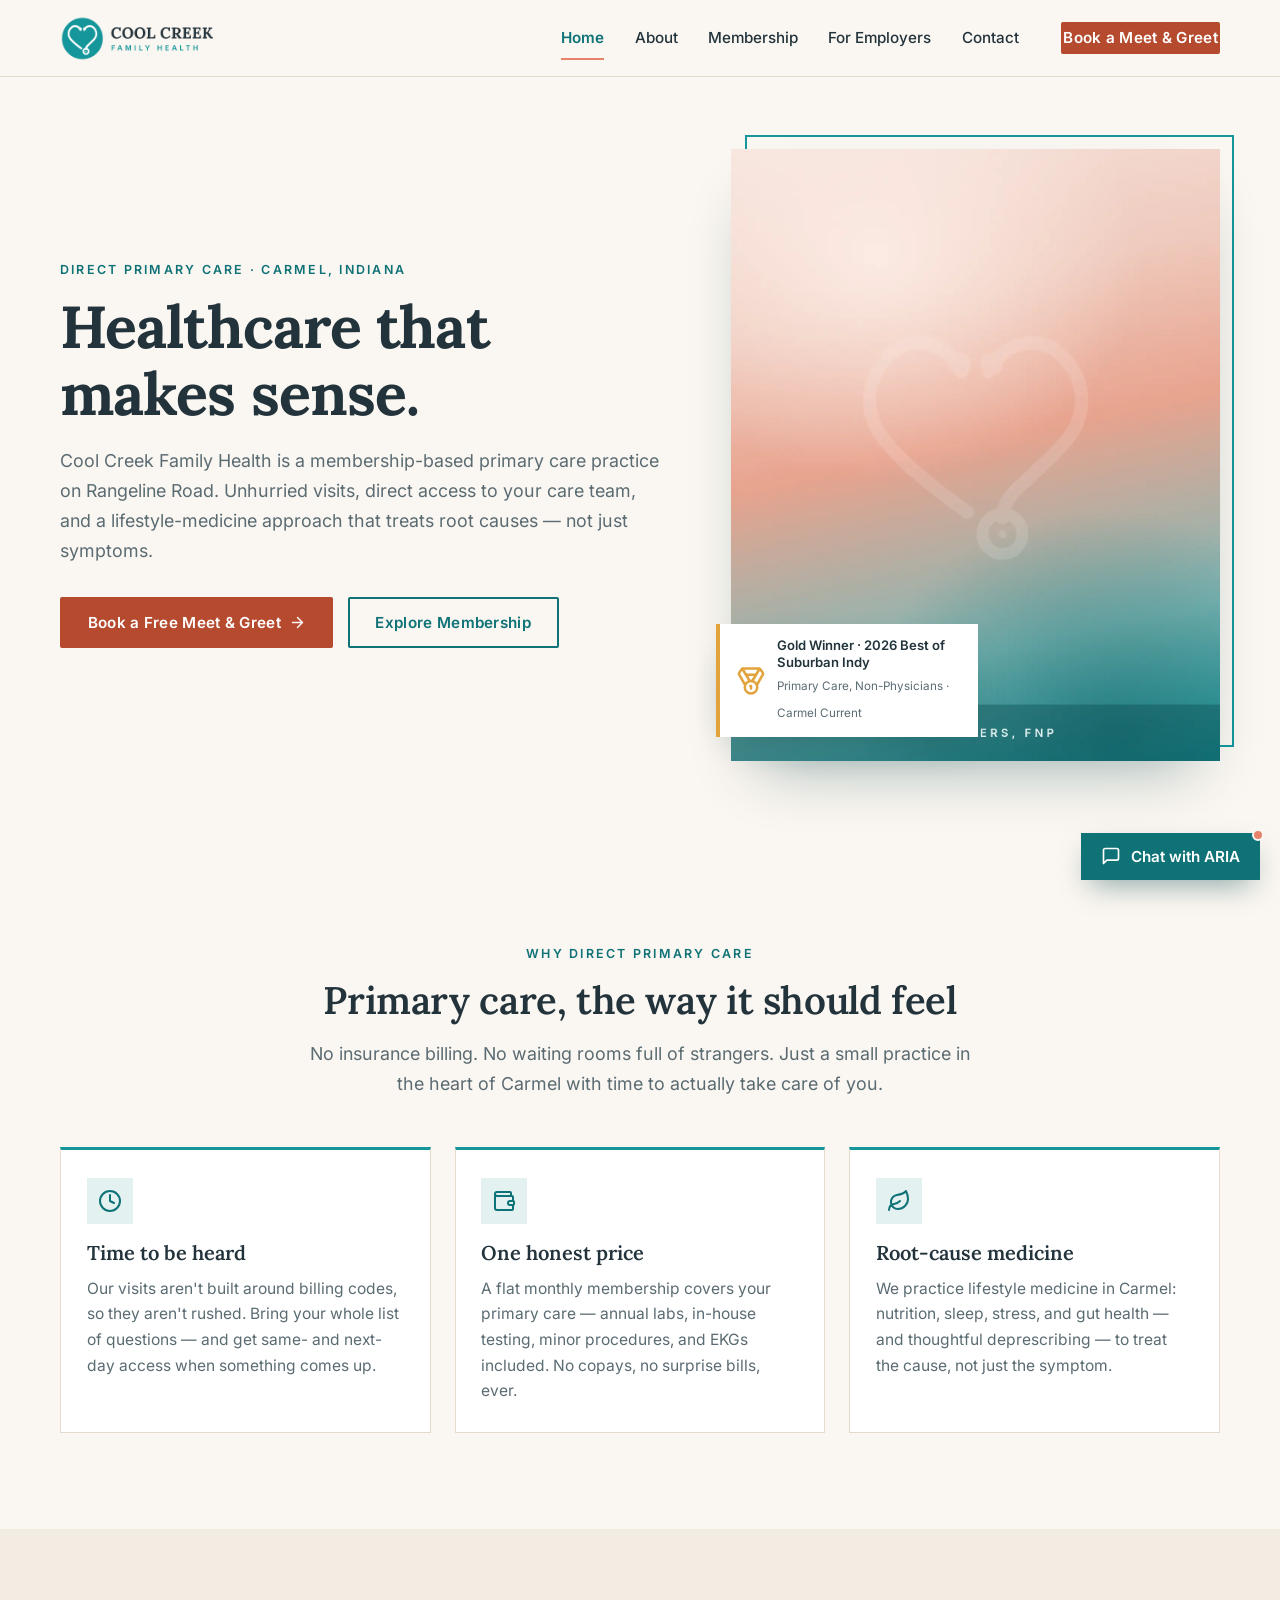
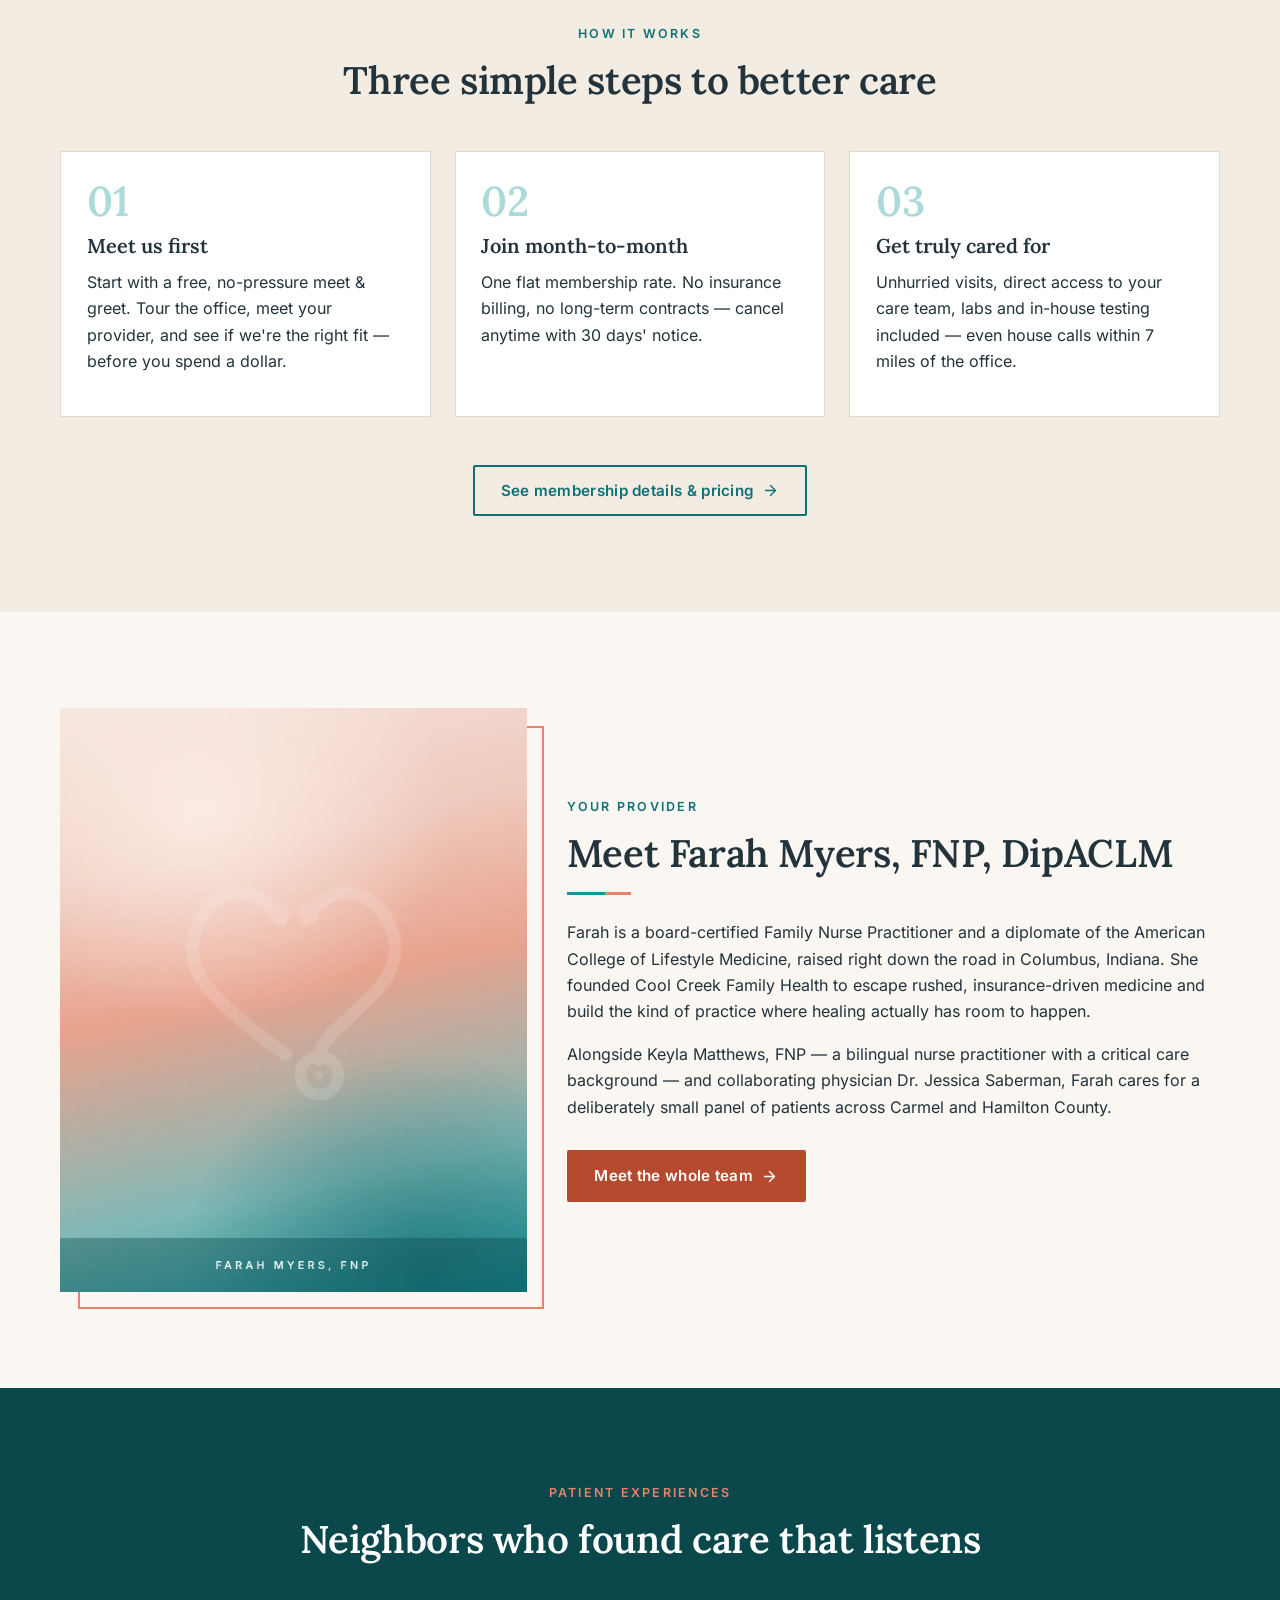
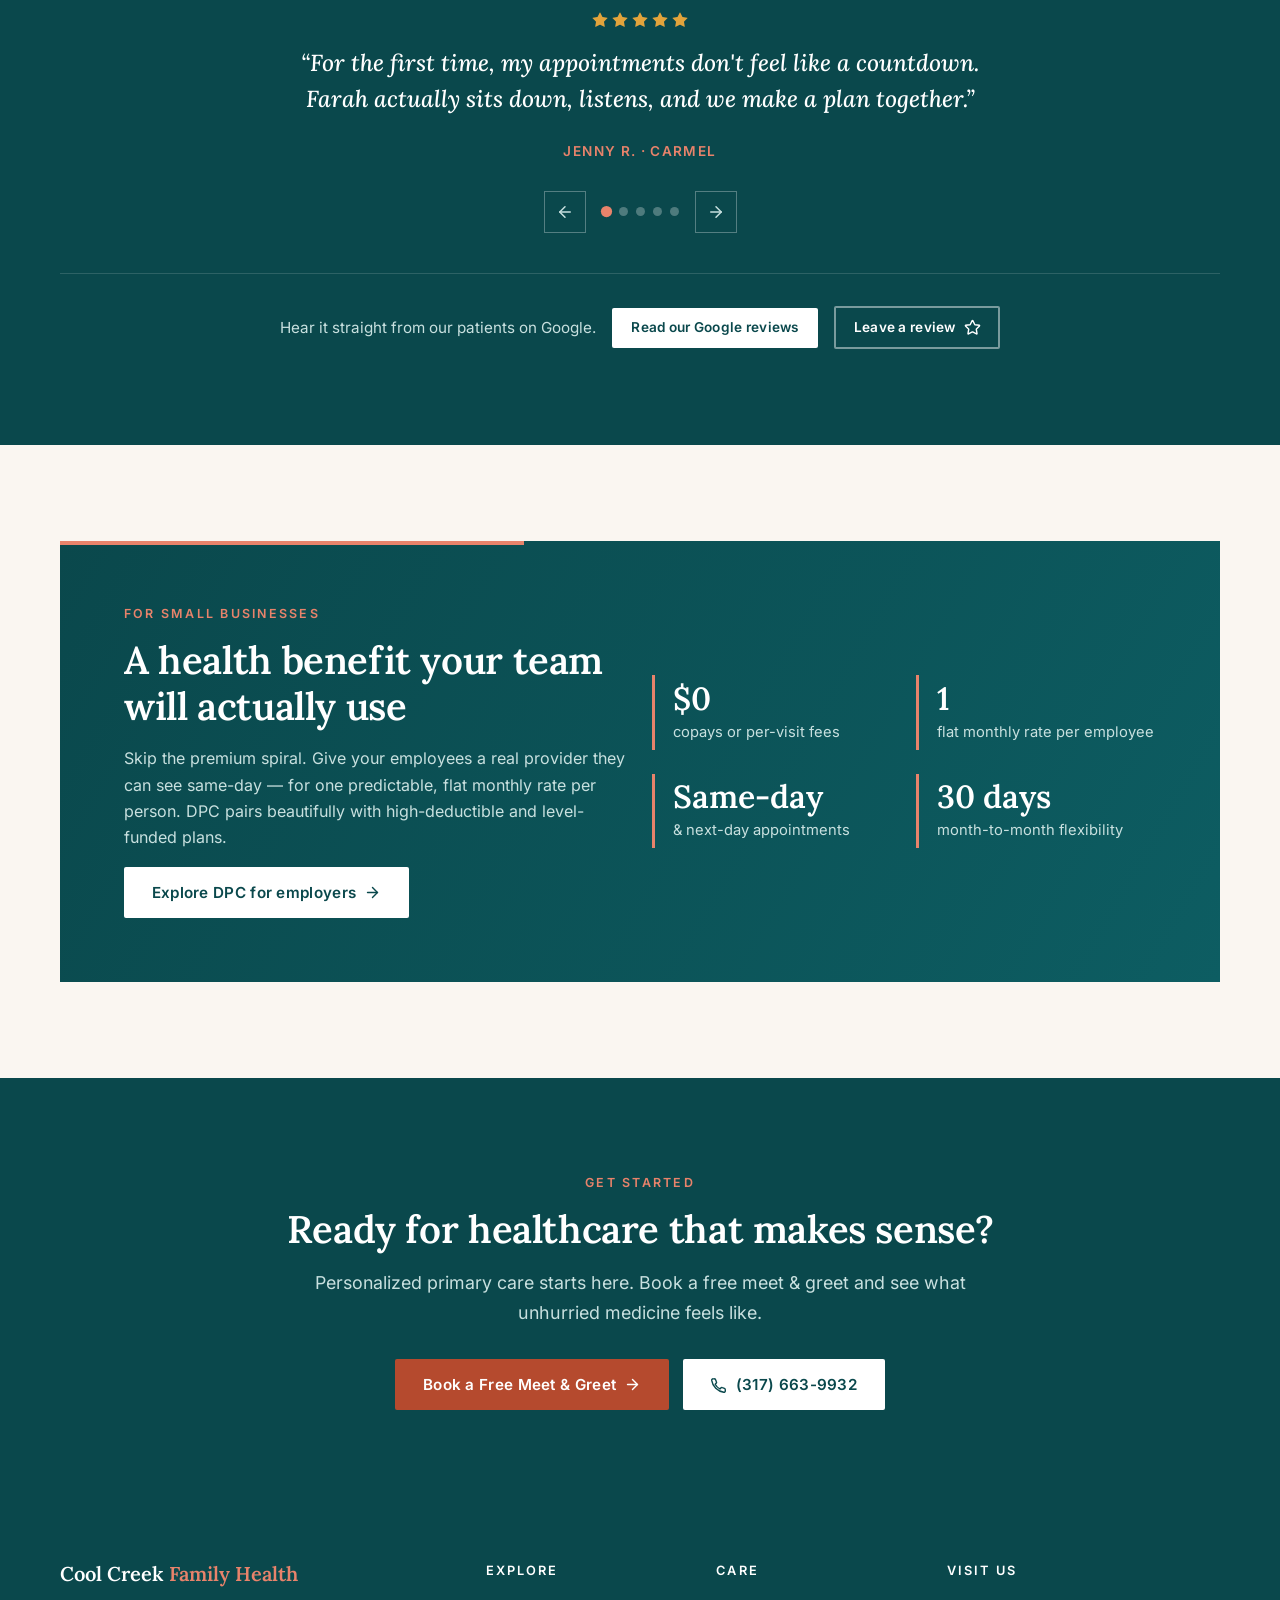
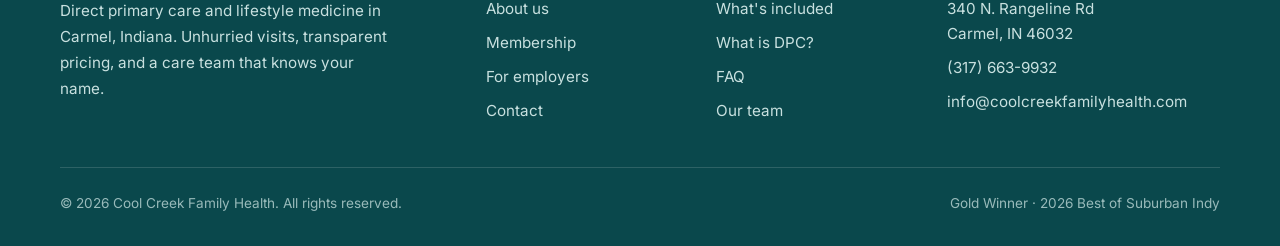
<file: index.html>
<!DOCTYPE html>
<html lang="en">
<head>
  <meta charset="UTF-8">
  <meta name="viewport" content="width=device-width, initial-scale=1">
  <title>Direct Primary Care Carmel IN | Cool Creek Family Health</title>
  <meta name="description" content="Cool Creek Family Health is a membership-based direct primary care (DPC) practice in Carmel, Indiana. Unhurried visits, transparent pricing, lifestyle medicine, and no insurance billing. Book a free meet-and-greet: (317) 663-9932.">
  <link rel="canonical" href="https://coolcreekfamilyhealth.com/">
  <meta name="theme-color" content="#0A484C">

  <meta property="og:type" content="website">
  <meta property="og:site_name" content="Cool Creek Family Health">
  <meta property="og:title" content="Direct Primary Care Carmel IN | Cool Creek Family Health">
  <meta property="og:description" content="Cool Creek Family Health is a membership-based direct primary care (DPC) practice in Carmel, Indiana. Unhurried visits, transparent pricing, lifestyle medicine, and no insurance billing. Book a free meet-and-greet: (317) 663-9932.">
  <meta property="og:url" content="https://coolcreekfamilyhealth.com/">
  <meta property="og:image" content="https://coolcreekfamilyhealth.com/assets/og-image.jpg">
  <meta property="og:image:width" content="1200">
  <meta property="og:image:height" content="630">
  <meta name="twitter:card" content="summary_large_image">
  <meta name="twitter:title" content="Direct Primary Care Carmel IN | Cool Creek Family Health">
  <meta name="twitter:description" content="Cool Creek Family Health is a membership-based direct primary care (DPC) practice in Carmel, Indiana. Unhurried visits, transparent pricing, lifestyle medicine, and no insurance billing. Book a free meet-and-greet: (317) 663-9932.">
  <meta name="twitter:image" content="https://coolcreekfamilyhealth.com/assets/og-image.jpg">

  <link rel="icon" type="image/png" href="assets/favicon.png">
  <link rel="apple-touch-icon" href="assets/apple-touch-icon.png">

  <link rel="preload" as="font" type="font/woff2" href="fonts/lora-latin-700-normal.woff2" crossorigin>
  <link rel="preload" as="font" type="font/woff2" href="fonts/inter-latin-400-normal.woff2" crossorigin>
  <link rel="preload" as="image" href="assets/farah-hero.webp" type="image/webp" fetchpriority="high">

  <style>:root{--teal:#14969B;--teal-dark:#0E7276;--teal-deep:#0A484C;--teal-tint:#E3F1F1;--coral:#E8836B;--coral-text:#B54A2E;--ink:#22333B;--muted:#5A6B72;--paper:#FAF6F1;--paper-2:#F3ECE3;--card:#fff;--line:#E4DACC;--mist:#C8E0DF;--serif:'Lora',Georgia,serif;--sans:'Inter',system-ui,-apple-system,sans-serif;--ease:cubic-bezier(.22,.61,.2,1)}
@font-face{font-family:'Inter';src:url('fonts/inter-latin-400-normal.woff2') format('woff2');font-weight:400;font-style:normal;font-display:swap}
@font-face{font-family:'Inter';src:url('fonts/inter-latin-600-normal.woff2') format('woff2');font-weight:600;font-style:normal;font-display:swap}
@font-face{font-family:'Lora';src:url('fonts/lora-latin-700-normal.woff2') format('woff2');font-weight:700;font-style:normal;font-display:swap}
*,*::before,*::after{box-sizing:border-box}
html{scroll-behavior:smooth}
body{margin:0;font:400 1rem/1.65 var(--sans);color:var(--ink);background:var(--paper);-webkit-font-smoothing:antialiased}
img{max-width:100%;height:auto}
p{margin:0 0 1rem}
a{color:var(--teal-dark)}
.container{width:min(1160px,92%);margin-inline:auto}
.sr-only{position:absolute;width:1px;height:1px;padding:0;margin:-1px;overflow:hidden;clip:rect(0 0 0 0);white-space:nowrap;border:0}
.skip-link{position:absolute;left:-999px;top:0;z-index:200;background:var(--teal-deep);color:#fff;padding:.75rem 1.25rem;text-decoration:none}
.skip-link:focus{left:0}
:focus-visible{outline:3px solid var(--coral-text);outline-offset:2px}
.site-header{position:sticky;top:0;z-index:80;background:rgba(250,246,241,.94);-webkit-backdrop-filter:blur(8px);backdrop-filter:blur(8px);border-bottom:1px solid var(--line);transition:box-shadow .3s var(--ease)}
.site-header.is-scrolled{box-shadow:0 6px 24px -12px rgba(10,72,76,.25)}
.header-inner{display:flex;align-items:center;justify-content:space-between;gap:1rem;height:76px}
.brand{display:inline-flex;align-items:center}
.brand img{width:186px;height:47px}
.nav-toggle{display:inline-flex;flex-direction:column;gap:5px;background:none;border:0;padding:.65rem;cursor:pointer}
.nav-toggle span{display:block;width:24px;height:2px;background:var(--ink)}
.site-nav{position:fixed;top:76px;left:0;right:0;background:var(--paper);border-bottom:1px solid var(--line);padding:.75rem 4% 1.5rem;display:none;box-shadow:0 24px 40px -24px rgba(10,72,76,.3)}
.site-nav.is-open{display:block}
.site-nav ul{list-style:none;margin:0;padding:0;display:flex;flex-direction:column;gap:.15rem}
.site-nav a{display:block;padding:.8rem .35rem;text-decoration:none;color:var(--ink);font-weight:600;font-size:1.02rem}
.site-nav a[aria-current=page]{color:var(--teal-dark);box-shadow:inset 3px 0 0 var(--coral)}
.site-nav a[aria-current=page]{padding-left:.85rem}
.site-nav a.btn{color:#fff;font-weight:600}
.site-nav a.btn:hover{color:#fff}
.nav-book{margin-top:.9rem}
@media(min-width:900px){
.nav-toggle{display:none}
.site-nav{position:static;display:block;background:none;border:0;padding:0;box-shadow:none}
.site-nav ul{flex-direction:row;align-items:center;gap:1.9rem}
.site-nav a{padding:.4rem 0;font-weight:500;font-size:.95rem;position:relative}
.site-nav a[aria-current=page]{box-shadow:none;padding-left:0;color:var(--teal-dark);font-weight:600}
.site-nav a::after{content:"";position:absolute;left:0;right:100%;bottom:-3px;height:2px;background:var(--coral);transition:right .3s var(--ease)}
.site-nav a:hover::after,.site-nav a[aria-current=page]::after{right:0}
.nav-book{margin:0 0 0 .75rem}
.site-nav .nav-book a::after{display:none}
}
.btn{display:inline-flex;align-items:center;justify-content:center;gap:.5rem;padding:.95rem 1.6rem;font:600 .95rem/1 var(--sans);letter-spacing:.02em;text-decoration:none;border:2px solid transparent;border-radius:2px;cursor:pointer;transition:transform .3s var(--ease),background .3s var(--ease),color .3s var(--ease),box-shadow .3s var(--ease)}
.btn svg{width:17px;height:17px}
.btn--primary{background:var(--coral-text);color:#fff}
.btn--primary:hover{background:var(--teal-dark);transform:translateY(-2px);box-shadow:0 12px 24px -10px rgba(10,72,76,.4)}
.btn--ghost{border-color:var(--teal-dark);color:var(--teal-dark);background:transparent}
.btn--ghost:hover{background:var(--teal-dark);color:#fff;transform:translateY(-2px)}
.btn--light{background:#fff;color:var(--teal-deep)}
.btn--light:hover{background:var(--coral);color:var(--teal-deep);transform:translateY(-2px)}
.btn--sm{padding:.7rem 1.1rem;font-size:.85rem}
h1{font:700 clamp(2.3rem,5.2vw,3.7rem)/1.12 var(--serif);letter-spacing:-.015em;color:var(--ink);margin:0 0 1.25rem}
.eyebrow{display:block;font:600 .78rem/1.4 var(--sans);letter-spacing:.18em;text-transform:uppercase;color:var(--teal-dark);margin-bottom:.9rem}
.lede{font-size:1.11rem;line-height:1.7;color:var(--muted);max-width:62ch}
.hero{padding:clamp(2.5rem,6vw,4.5rem) 0 clamp(3rem,7vw,5.5rem);overflow:hidden}
.hero-grid{display:grid;gap:3rem;align-items:center}
@media(min-width:900px){.hero-grid{grid-template-columns:minmax(0,6fr) minmax(0,5fr)}}
.hero-ctas{display:flex;flex-wrap:wrap;gap:.9rem;margin-top:1.9rem}
.hero-photo{position:relative;max-width:500px;justify-self:center;margin-left:1rem}
.hero-photo img{display:block;width:100%;height:auto;box-shadow:0 30px 60px -30px rgba(10,72,76,.45)}
.hero-photo::before{content:"";position:absolute;inset:-14px -14px 14px 14px;border:2px solid var(--teal);z-index:-1}
.badge-award{position:absolute;left:-.9rem;bottom:1.5rem;display:flex;gap:.65rem;align-items:center;background:#fff;border-left:4px solid #E2A33C;box-shadow:0 16px 40px -18px rgba(10,72,76,.4);padding:.8rem 1rem;max-width:262px}
.badge-award svg{width:30px;height:30px;color:#E2A33C;flex:none}
.badge-award strong{display:block;font:600 .82rem/1.3 var(--sans);color:var(--ink)}
.badge-award span{font:400 .73rem/1.35 var(--sans);color:var(--muted)}
.page-hero{padding:clamp(3rem,7vw,4.75rem) 0;background:linear-gradient(180deg,var(--paper-2),var(--paper))}
.page-hero h1{font-size:clamp(2.1rem,4.5vw,3.1rem);margin-bottom:.9rem}
[data-hero]{animation:rise .7s var(--ease) both}
[data-hero="2"]{animation-delay:.12s}
[data-hero="3"]{animation-delay:.24s}
[data-hero="4"]{animation-delay:.36s}
@keyframes rise{from{opacity:0;transform:translateY(18px)}}
@media(prefers-reduced-motion:reduce){[data-hero]{animation:none}html{scroll-behavior:auto}}</style>

  <link rel="stylesheet" href="css/styles.css" media="print" onload="this.media='all'">
  <noscript><link rel="stylesheet" href="css/styles.css"></noscript>
  <noscript><style>.reveal{opacity:1;transform:none}</style></noscript>

  <script type="application/ld+json">{"@context":"https://schema.org","@type":["MedicalBusiness","MedicalClinic"],"@id":"https://coolcreekfamilyhealth.com/#practice","name":"Cool Creek Family Health","description":"Membership-based direct primary care (DPC) and lifestyle medicine practice in Carmel, Indiana. Unhurried visits, transparent pricing, no insurance billing.","url":"https://coolcreekfamilyhealth.com/","telephone":"+1-317-663-9932","email":"info@coolcreekfamilyhealth.com","image":"https://coolcreekfamilyhealth.com/assets/og-image.jpg","logo":"https://coolcreekfamilyhealth.com/assets/logo.png","address":{"@type":"PostalAddress","streetAddress":"340 N. Rangeline Rd","addressLocality":"Carmel","addressRegion":"IN","postalCode":"46032","addressCountry":"US"},"areaServed":["Carmel IN","Westfield IN","Zionsville IN","Hamilton County IN","North Indianapolis IN"],"priceRange":"$30-$99 per month","medicalSpecialty":"PrimaryCare","currenciesAccepted":"USD","founder":{"@type":"Person","name":"Farah Myers","jobTitle":"Founder, Family Nurse Practitioner","honorificSuffix":"FNP, DipACLM"},"award":"Gold Winner, 2026 Best of Suburban Indy \u2014 Primary Care, Non-Physicians (Carmel Current)"}</script>
</head><body>
  <a class="skip-link" href="#main">Skip to main content</a>

  <header class="site-header">
    <div class="container header-inner">
      <a class="brand" href="index.html" aria-label="Cool Creek Family Health — home">
        <img src="assets/logo.png" alt="Cool Creek Family Health logo" width="186" height="47">
      </a>
      <button class="nav-toggle" aria-expanded="false" aria-controls="site-nav" aria-label="Toggle navigation menu">
        <span></span><span></span><span></span>
      </button>
      <nav class="site-nav" id="site-nav" aria-label="Main navigation">
        <ul>
          <li><a href="index.html" aria-current="page">Home</a></li>
          <li><a href="about.html">About</a></li>
          <li><a href="membership.html">Membership</a></li>
          <li><a href="employers.html">For Employers</a></li>
          <li><a href="contact.html">Contact</a></li>
          <li class="nav-book"><a class="btn btn--primary btn--sm" href="contact.html">Book a Meet &amp; Greet</a></li>
        </ul>
      </nav>
    </div>
  </header>

  <main id="main">
    <section class="hero" aria-labelledby="hero-title">
      <div class="container hero-grid">
        <div>
          <span class="eyebrow" data-hero="1">Direct Primary Care &middot; Carmel, Indiana</span>
          <h1 id="hero-title" data-hero="2">Healthcare that makes sense.</h1>
          <p class="lede" data-hero="3">Cool Creek Family Health is a membership-based primary care practice on Rangeline Road. Unhurried visits, direct access to your care team, and a lifestyle-medicine approach that treats root causes &mdash; not just symptoms.</p>
          <div class="hero-ctas" data-hero="4">
            <a class="btn btn--primary" href="contact.html">Book a Free Meet &amp; Greet <svg viewBox="0 0 24 24" fill="none" stroke="currentColor" stroke-width="2" stroke-linecap="round" stroke-linejoin="round" aria-hidden="true"><path d="M5 12h14"/><path d="m12 5 7 7-7 7"/></svg></a>
            <a class="btn btn--ghost" href="membership.html">Explore Membership</a>
          </div>
        </div>
        <div class="hero-photo" data-hero="3">
          <picture>
            <source srcset="assets/farah-hero.webp" type="image/webp">
            <img src="assets/farah-hero.jpg" alt="Farah Myers, FNP, founder of Cool Creek Family Health, seated with her stethoscope and smiling warmly" width="1300" height="1625" fetchpriority="high">
          </picture>
          <div class="badge-award">
            <svg viewBox="0 0 24 24" fill="none" stroke="currentColor" stroke-width="2" stroke-linecap="round" stroke-linejoin="round" aria-hidden="true"><path d="M7.21 15 2.66 7.14a2 2 0 0 1 .13-2.2L4.4 2.8A2 2 0 0 1 6 2h12a2 2 0 0 1 1.6.8l1.6 2.14a2 2 0 0 1 .14 2.2L16.79 15"/><path d="M11 12 5.12 2.2"/><path d="m13 12 5.88-9.8"/><path d="M8 7h8"/><circle cx="12" cy="17" r="5"/><path d="M12 18v-2h-.5"/></svg>
            <div><strong>Gold Winner &middot; 2026 Best of Suburban Indy</strong><span>Primary Care, Non-Physicians &middot; Carmel Current</span></div>
          </div>
        </div>
      </div>
    </section>

    <section class="section" aria-labelledby="why-title">
      <div class="container">
        <div class="center reveal">
          <span class="eyebrow">Why direct primary care</span>
          <h2 id="why-title">Primary care, the way it should feel</h2>
          <p class="lede">No insurance billing. No waiting rooms full of strangers. Just a small practice in the heart of Carmel with time to actually take care of you.</p>
        </div>
        <div class="grid grid-3 mt-3">
          <article class="card reveal" data-delay="1">
            <span class="icon"><svg viewBox="0 0 24 24" fill="none" stroke="currentColor" stroke-width="2" stroke-linecap="round" stroke-linejoin="round" aria-hidden="true"><circle cx="12" cy="12" r="10"/><path d="M12 6v6l4 2"/></svg></span>
            <h3>Time to be heard</h3>
            <p>Our visits aren't built around billing codes, so they aren't rushed. Bring your whole list of questions &mdash; and get same- and next-day access when something comes up.</p>
          </article>
          <article class="card reveal" data-delay="2">
            <span class="icon"><svg viewBox="0 0 24 24" fill="none" stroke="currentColor" stroke-width="2" stroke-linecap="round" stroke-linejoin="round" aria-hidden="true"><path d="M19 7V4a1 1 0 0 0-1-1H5a2 2 0 0 0 0 4h15a1 1 0 0 1 1 1v4h-3a2 2 0 0 0 0 4h3a1 1 0 0 0 1-1v-2a1 1 0 0 0-1-1"/><path d="M3 5v14a2 2 0 0 0 2 2h15a1 1 0 0 0 1-1v-4"/></svg></span>
            <h3>One honest price</h3>
            <p>A flat monthly membership covers your primary care &mdash; annual labs, in-house testing, minor procedures, and EKGs included. No copays, no surprise bills, ever.</p>
          </article>
          <article class="card reveal" data-delay="3">
            <span class="icon"><svg viewBox="0 0 24 24" fill="none" stroke="currentColor" stroke-width="2" stroke-linecap="round" stroke-linejoin="round" aria-hidden="true"><path d="M11 20A7 7 0 0 1 9.8 6.1C15.5 5 17 4.48 19 2c1 2 2 4.18 2 8 0 5.5-4.78 10-10 10Z"/><path d="M2 21c0-3 1.85-5.36 5.08-6C9.5 14.52 12 13 13 12"/></svg></span>
            <h3>Root-cause medicine</h3>
            <p>We practice lifestyle medicine in Carmel: nutrition, sleep, stress, and gut health &mdash; and thoughtful deprescribing &mdash; to treat the cause, not just the symptom.</p>
          </article>
        </div>
      </div>
    </section>

    <section class="section section--alt" aria-labelledby="how-title">
      <div class="container">
        <div class="center reveal">
          <span class="eyebrow">How it works</span>
          <h2 id="how-title">Three simple steps to better care</h2>
        </div>
        <div class="grid grid-3 mt-3">
          <div class="step reveal" data-delay="1">
            <span class="num">01</span>
            <h3>Meet us first</h3>
            <p>Start with a free, no-pressure meet &amp; greet. Tour the office, meet your provider, and see if we're the right fit &mdash; before you spend a dollar.</p>
          </div>
          <div class="step reveal" data-delay="2">
            <span class="num">02</span>
            <h3>Join month-to-month</h3>
            <p>One flat membership rate. No insurance billing, no long-term contracts &mdash; cancel anytime with 30 days' notice.</p>
          </div>
          <div class="step reveal" data-delay="3">
            <span class="num">03</span>
            <h3>Get truly cared for</h3>
            <p>Unhurried visits, direct access to your care team, labs and in-house testing included &mdash; even house calls within 7 miles of the office.</p>
          </div>
        </div>
        <div class="center mt-3 reveal">
          <a class="btn btn--ghost" href="membership.html">See membership details &amp; pricing <svg viewBox="0 0 24 24" fill="none" stroke="currentColor" stroke-width="2" stroke-linecap="round" stroke-linejoin="round" aria-hidden="true"><path d="M5 12h14"/><path d="m12 5 7 7-7 7"/></svg></a>
        </div>
      </div>
    </section>

    <section class="section" aria-labelledby="provider-title">
      <div class="container provider">
        <div class="provider-photo reveal">
          <picture>
            <source srcset="assets/farah-hero.webp" type="image/webp">
            <img src="assets/farah-hero.jpg" alt="Farah Myers, FNP, DipACLM, board-certified family nurse practitioner in Carmel, Indiana" width="1300" height="1625" loading="lazy">
          </picture>
        </div>
        <div class="reveal" data-delay="1">
          <span class="eyebrow">Your provider</span>
          <h2 id="provider-title">Meet Farah Myers, FNP, DipACLM</h2>
          <hr class="rule">
          <p>Farah is a board-certified Family Nurse Practitioner and a diplomate of the American College of Lifestyle Medicine, raised right down the road in Columbus, Indiana. She founded Cool Creek Family Health to escape rushed, insurance-driven medicine and build the kind of practice where healing actually has room to happen.</p>
          <p>Alongside Keyla Matthews, FNP &mdash; a bilingual nurse practitioner with a critical care background &mdash; and collaborating physician Dr. Jessica Saberman, Farah cares for a deliberately small panel of patients across Carmel and Hamilton County.</p>
          <div class="hero-ctas">
            <a class="btn btn--primary" href="about.html">Meet the whole team <svg viewBox="0 0 24 24" fill="none" stroke="currentColor" stroke-width="2" stroke-linecap="round" stroke-linejoin="round" aria-hidden="true"><path d="M5 12h14"/><path d="m12 5 7 7-7 7"/></svg></a>
          </div>
        </div>
      </div>
    </section>

    <section class="section section--deep" aria-labelledby="reviews-title">
      <div class="container">
        <div class="center reveal">
          <span class="eyebrow">Patient experiences</span>
          <h2 id="reviews-title">Neighbors who found care that listens</h2>
        </div>
        <div class="carousel mt-3 reveal" data-delay="1">
          <div class="carousel-track">
          <div class="review-slide is-active">
            <div class="stars" aria-label="5 star review"><svg viewBox="0 0 24 24" fill="none" stroke="currentColor" stroke-width="2" stroke-linecap="round" stroke-linejoin="round" aria-hidden="true"><path d="M11.53 2.3a.53.53 0 0 1 .94 0l2.69 5.44a.53.53 0 0 0 .4.3l6.01.87a.53.53 0 0 1 .3.9l-4.35 4.25a.53.53 0 0 0-.16.47l1.03 5.98a.53.53 0 0 1-.77.56l-5.37-2.82a.53.53 0 0 0-.5 0l-5.37 2.82a.53.53 0 0 1-.77-.56l1.03-5.98a.53.53 0 0 0-.16-.47L2.13 9.8a.53.53 0 0 1 .3-.9l6-.87a.53.53 0 0 0 .4-.3z"/></svg><svg viewBox="0 0 24 24" fill="none" stroke="currentColor" stroke-width="2" stroke-linecap="round" stroke-linejoin="round" aria-hidden="true"><path d="M11.53 2.3a.53.53 0 0 1 .94 0l2.69 5.44a.53.53 0 0 0 .4.3l6.01.87a.53.53 0 0 1 .3.9l-4.35 4.25a.53.53 0 0 0-.16.47l1.03 5.98a.53.53 0 0 1-.77.56l-5.37-2.82a.53.53 0 0 0-.5 0l-5.37 2.82a.53.53 0 0 1-.77-.56l1.03-5.98a.53.53 0 0 0-.16-.47L2.13 9.8a.53.53 0 0 1 .3-.9l6-.87a.53.53 0 0 0 .4-.3z"/></svg><svg viewBox="0 0 24 24" fill="none" stroke="currentColor" stroke-width="2" stroke-linecap="round" stroke-linejoin="round" aria-hidden="true"><path d="M11.53 2.3a.53.53 0 0 1 .94 0l2.69 5.44a.53.53 0 0 0 .4.3l6.01.87a.53.53 0 0 1 .3.9l-4.35 4.25a.53.53 0 0 0-.16.47l1.03 5.98a.53.53 0 0 1-.77.56l-5.37-2.82a.53.53 0 0 0-.5 0l-5.37 2.82a.53.53 0 0 1-.77-.56l1.03-5.98a.53.53 0 0 0-.16-.47L2.13 9.8a.53.53 0 0 1 .3-.9l6-.87a.53.53 0 0 0 .4-.3z"/></svg><svg viewBox="0 0 24 24" fill="none" stroke="currentColor" stroke-width="2" stroke-linecap="round" stroke-linejoin="round" aria-hidden="true"><path d="M11.53 2.3a.53.53 0 0 1 .94 0l2.69 5.44a.53.53 0 0 0 .4.3l6.01.87a.53.53 0 0 1 .3.9l-4.35 4.25a.53.53 0 0 0-.16.47l1.03 5.98a.53.53 0 0 1-.77.56l-5.37-2.82a.53.53 0 0 0-.5 0l-5.37 2.82a.53.53 0 0 1-.77-.56l1.03-5.98a.53.53 0 0 0-.16-.47L2.13 9.8a.53.53 0 0 1 .3-.9l6-.87a.53.53 0 0 0 .4-.3z"/></svg><svg viewBox="0 0 24 24" fill="none" stroke="currentColor" stroke-width="2" stroke-linecap="round" stroke-linejoin="round" aria-hidden="true"><path d="M11.53 2.3a.53.53 0 0 1 .94 0l2.69 5.44a.53.53 0 0 0 .4.3l6.01.87a.53.53 0 0 1 .3.9l-4.35 4.25a.53.53 0 0 0-.16.47l1.03 5.98a.53.53 0 0 1-.77.56l-5.37-2.82a.53.53 0 0 0-.5 0l-5.37 2.82a.53.53 0 0 1-.77-.56l1.03-5.98a.53.53 0 0 0-.16-.47L2.13 9.8a.53.53 0 0 1 .3-.9l6-.87a.53.53 0 0 0 .4-.3z"/></svg></div>
            <blockquote>&ldquo;For the first time, my appointments don't feel like a countdown. Farah actually sits down, listens, and we make a plan together.&rdquo;</blockquote>
            <cite>Jenny R. &middot; Carmel</cite>
          </div>
          <div class="review-slide">
            <div class="stars" aria-label="5 star review"><svg viewBox="0 0 24 24" fill="none" stroke="currentColor" stroke-width="2" stroke-linecap="round" stroke-linejoin="round" aria-hidden="true"><path d="M11.53 2.3a.53.53 0 0 1 .94 0l2.69 5.44a.53.53 0 0 0 .4.3l6.01.87a.53.53 0 0 1 .3.9l-4.35 4.25a.53.53 0 0 0-.16.47l1.03 5.98a.53.53 0 0 1-.77.56l-5.37-2.82a.53.53 0 0 0-.5 0l-5.37 2.82a.53.53 0 0 1-.77-.56l1.03-5.98a.53.53 0 0 0-.16-.47L2.13 9.8a.53.53 0 0 1 .3-.9l6-.87a.53.53 0 0 0 .4-.3z"/></svg><svg viewBox="0 0 24 24" fill="none" stroke="currentColor" stroke-width="2" stroke-linecap="round" stroke-linejoin="round" aria-hidden="true"><path d="M11.53 2.3a.53.53 0 0 1 .94 0l2.69 5.44a.53.53 0 0 0 .4.3l6.01.87a.53.53 0 0 1 .3.9l-4.35 4.25a.53.53 0 0 0-.16.47l1.03 5.98a.53.53 0 0 1-.77.56l-5.37-2.82a.53.53 0 0 0-.5 0l-5.37 2.82a.53.53 0 0 1-.77-.56l1.03-5.98a.53.53 0 0 0-.16-.47L2.13 9.8a.53.53 0 0 1 .3-.9l6-.87a.53.53 0 0 0 .4-.3z"/></svg><svg viewBox="0 0 24 24" fill="none" stroke="currentColor" stroke-width="2" stroke-linecap="round" stroke-linejoin="round" aria-hidden="true"><path d="M11.53 2.3a.53.53 0 0 1 .94 0l2.69 5.44a.53.53 0 0 0 .4.3l6.01.87a.53.53 0 0 1 .3.9l-4.35 4.25a.53.53 0 0 0-.16.47l1.03 5.98a.53.53 0 0 1-.77.56l-5.37-2.82a.53.53 0 0 0-.5 0l-5.37 2.82a.53.53 0 0 1-.77-.56l1.03-5.98a.53.53 0 0 0-.16-.47L2.13 9.8a.53.53 0 0 1 .3-.9l6-.87a.53.53 0 0 0 .4-.3z"/></svg><svg viewBox="0 0 24 24" fill="none" stroke="currentColor" stroke-width="2" stroke-linecap="round" stroke-linejoin="round" aria-hidden="true"><path d="M11.53 2.3a.53.53 0 0 1 .94 0l2.69 5.44a.53.53 0 0 0 .4.3l6.01.87a.53.53 0 0 1 .3.9l-4.35 4.25a.53.53 0 0 0-.16.47l1.03 5.98a.53.53 0 0 1-.77.56l-5.37-2.82a.53.53 0 0 0-.5 0l-5.37 2.82a.53.53 0 0 1-.77-.56l1.03-5.98a.53.53 0 0 0-.16-.47L2.13 9.8a.53.53 0 0 1 .3-.9l6-.87a.53.53 0 0 0 .4-.3z"/></svg><svg viewBox="0 0 24 24" fill="none" stroke="currentColor" stroke-width="2" stroke-linecap="round" stroke-linejoin="round" aria-hidden="true"><path d="M11.53 2.3a.53.53 0 0 1 .94 0l2.69 5.44a.53.53 0 0 0 .4.3l6.01.87a.53.53 0 0 1 .3.9l-4.35 4.25a.53.53 0 0 0-.16.47l1.03 5.98a.53.53 0 0 1-.77.56l-5.37-2.82a.53.53 0 0 0-.5 0l-5.37 2.82a.53.53 0 0 1-.77-.56l1.03-5.98a.53.53 0 0 0-.16-.47L2.13 9.8a.53.53 0 0 1 .3-.9l6-.87a.53.53 0 0 0 .4-.3z"/></svg></div>
            <blockquote>&ldquo;I messaged about my son's fever on a Sunday and we were seen the very next morning. That alone is worth the membership.&rdquo;</blockquote>
            <cite>Mark D. &middot; Westfield</cite>
          </div>
          <div class="review-slide">
            <div class="stars" aria-label="5 star review"><svg viewBox="0 0 24 24" fill="none" stroke="currentColor" stroke-width="2" stroke-linecap="round" stroke-linejoin="round" aria-hidden="true"><path d="M11.53 2.3a.53.53 0 0 1 .94 0l2.69 5.44a.53.53 0 0 0 .4.3l6.01.87a.53.53 0 0 1 .3.9l-4.35 4.25a.53.53 0 0 0-.16.47l1.03 5.98a.53.53 0 0 1-.77.56l-5.37-2.82a.53.53 0 0 0-.5 0l-5.37 2.82a.53.53 0 0 1-.77-.56l1.03-5.98a.53.53 0 0 0-.16-.47L2.13 9.8a.53.53 0 0 1 .3-.9l6-.87a.53.53 0 0 0 .4-.3z"/></svg><svg viewBox="0 0 24 24" fill="none" stroke="currentColor" stroke-width="2" stroke-linecap="round" stroke-linejoin="round" aria-hidden="true"><path d="M11.53 2.3a.53.53 0 0 1 .94 0l2.69 5.44a.53.53 0 0 0 .4.3l6.01.87a.53.53 0 0 1 .3.9l-4.35 4.25a.53.53 0 0 0-.16.47l1.03 5.98a.53.53 0 0 1-.77.56l-5.37-2.82a.53.53 0 0 0-.5 0l-5.37 2.82a.53.53 0 0 1-.77-.56l1.03-5.98a.53.53 0 0 0-.16-.47L2.13 9.8a.53.53 0 0 1 .3-.9l6-.87a.53.53 0 0 0 .4-.3z"/></svg><svg viewBox="0 0 24 24" fill="none" stroke="currentColor" stroke-width="2" stroke-linecap="round" stroke-linejoin="round" aria-hidden="true"><path d="M11.53 2.3a.53.53 0 0 1 .94 0l2.69 5.44a.53.53 0 0 0 .4.3l6.01.87a.53.53 0 0 1 .3.9l-4.35 4.25a.53.53 0 0 0-.16.47l1.03 5.98a.53.53 0 0 1-.77.56l-5.37-2.82a.53.53 0 0 0-.5 0l-5.37 2.82a.53.53 0 0 1-.77-.56l1.03-5.98a.53.53 0 0 0-.16-.47L2.13 9.8a.53.53 0 0 1 .3-.9l6-.87a.53.53 0 0 0 .4-.3z"/></svg><svg viewBox="0 0 24 24" fill="none" stroke="currentColor" stroke-width="2" stroke-linecap="round" stroke-linejoin="round" aria-hidden="true"><path d="M11.53 2.3a.53.53 0 0 1 .94 0l2.69 5.44a.53.53 0 0 0 .4.3l6.01.87a.53.53 0 0 1 .3.9l-4.35 4.25a.53.53 0 0 0-.16.47l1.03 5.98a.53.53 0 0 1-.77.56l-5.37-2.82a.53.53 0 0 0-.5 0l-5.37 2.82a.53.53 0 0 1-.77-.56l1.03-5.98a.53.53 0 0 0-.16-.47L2.13 9.8a.53.53 0 0 1 .3-.9l6-.87a.53.53 0 0 0 .4-.3z"/></svg><svg viewBox="0 0 24 24" fill="none" stroke="currentColor" stroke-width="2" stroke-linecap="round" stroke-linejoin="round" aria-hidden="true"><path d="M11.53 2.3a.53.53 0 0 1 .94 0l2.69 5.44a.53.53 0 0 0 .4.3l6.01.87a.53.53 0 0 1 .3.9l-4.35 4.25a.53.53 0 0 0-.16.47l1.03 5.98a.53.53 0 0 1-.77.56l-5.37-2.82a.53.53 0 0 0-.5 0l-5.37 2.82a.53.53 0 0 1-.77-.56l1.03-5.98a.53.53 0 0 0-.16-.47L2.13 9.8a.53.53 0 0 1 .3-.9l6-.87a.53.53 0 0 0 .4-.3z"/></svg></div>
            <blockquote>&ldquo;Farah helped me safely come off two medications I'd been on for years by working on the problem underneath. I've never felt better.&rdquo;</blockquote>
            <cite>Susan K. &middot; Carmel</cite>
          </div>
          <div class="review-slide">
            <div class="stars" aria-label="5 star review"><svg viewBox="0 0 24 24" fill="none" stroke="currentColor" stroke-width="2" stroke-linecap="round" stroke-linejoin="round" aria-hidden="true"><path d="M11.53 2.3a.53.53 0 0 1 .94 0l2.69 5.44a.53.53 0 0 0 .4.3l6.01.87a.53.53 0 0 1 .3.9l-4.35 4.25a.53.53 0 0 0-.16.47l1.03 5.98a.53.53 0 0 1-.77.56l-5.37-2.82a.53.53 0 0 0-.5 0l-5.37 2.82a.53.53 0 0 1-.77-.56l1.03-5.98a.53.53 0 0 0-.16-.47L2.13 9.8a.53.53 0 0 1 .3-.9l6-.87a.53.53 0 0 0 .4-.3z"/></svg><svg viewBox="0 0 24 24" fill="none" stroke="currentColor" stroke-width="2" stroke-linecap="round" stroke-linejoin="round" aria-hidden="true"><path d="M11.53 2.3a.53.53 0 0 1 .94 0l2.69 5.44a.53.53 0 0 0 .4.3l6.01.87a.53.53 0 0 1 .3.9l-4.35 4.25a.53.53 0 0 0-.16.47l1.03 5.98a.53.53 0 0 1-.77.56l-5.37-2.82a.53.53 0 0 0-.5 0l-5.37 2.82a.53.53 0 0 1-.77-.56l1.03-5.98a.53.53 0 0 0-.16-.47L2.13 9.8a.53.53 0 0 1 .3-.9l6-.87a.53.53 0 0 0 .4-.3z"/></svg><svg viewBox="0 0 24 24" fill="none" stroke="currentColor" stroke-width="2" stroke-linecap="round" stroke-linejoin="round" aria-hidden="true"><path d="M11.53 2.3a.53.53 0 0 1 .94 0l2.69 5.44a.53.53 0 0 0 .4.3l6.01.87a.53.53 0 0 1 .3.9l-4.35 4.25a.53.53 0 0 0-.16.47l1.03 5.98a.53.53 0 0 1-.77.56l-5.37-2.82a.53.53 0 0 0-.5 0l-5.37 2.82a.53.53 0 0 1-.77-.56l1.03-5.98a.53.53 0 0 0-.16-.47L2.13 9.8a.53.53 0 0 1 .3-.9l6-.87a.53.53 0 0 0 .4-.3z"/></svg><svg viewBox="0 0 24 24" fill="none" stroke="currentColor" stroke-width="2" stroke-linecap="round" stroke-linejoin="round" aria-hidden="true"><path d="M11.53 2.3a.53.53 0 0 1 .94 0l2.69 5.44a.53.53 0 0 0 .4.3l6.01.87a.53.53 0 0 1 .3.9l-4.35 4.25a.53.53 0 0 0-.16.47l1.03 5.98a.53.53 0 0 1-.77.56l-5.37-2.82a.53.53 0 0 0-.5 0l-5.37 2.82a.53.53 0 0 1-.77-.56l1.03-5.98a.53.53 0 0 0-.16-.47L2.13 9.8a.53.53 0 0 1 .3-.9l6-.87a.53.53 0 0 0 .4-.3z"/></svg><svg viewBox="0 0 24 24" fill="none" stroke="currentColor" stroke-width="2" stroke-linecap="round" stroke-linejoin="round" aria-hidden="true"><path d="M11.53 2.3a.53.53 0 0 1 .94 0l2.69 5.44a.53.53 0 0 0 .4.3l6.01.87a.53.53 0 0 1 .3.9l-4.35 4.25a.53.53 0 0 0-.16.47l1.03 5.98a.53.53 0 0 1-.77.56l-5.37-2.82a.53.53 0 0 0-.5 0l-5.37 2.82a.53.53 0 0 1-.77-.56l1.03-5.98a.53.53 0 0 0-.16-.47L2.13 9.8a.53.53 0 0 1 .3-.9l6-.87a.53.53 0 0 0 .4-.3z"/></svg></div>
            <blockquote>&ldquo;Transparent pricing, no surprise bills, and labs handled right in the office. This is how healthcare should work.&rdquo;</blockquote>
            <cite>Aaron T. &middot; Noblesville</cite>
          </div>
          <div class="review-slide">
            <div class="stars" aria-label="5 star review"><svg viewBox="0 0 24 24" fill="none" stroke="currentColor" stroke-width="2" stroke-linecap="round" stroke-linejoin="round" aria-hidden="true"><path d="M11.53 2.3a.53.53 0 0 1 .94 0l2.69 5.44a.53.53 0 0 0 .4.3l6.01.87a.53.53 0 0 1 .3.9l-4.35 4.25a.53.53 0 0 0-.16.47l1.03 5.98a.53.53 0 0 1-.77.56l-5.37-2.82a.53.53 0 0 0-.5 0l-5.37 2.82a.53.53 0 0 1-.77-.56l1.03-5.98a.53.53 0 0 0-.16-.47L2.13 9.8a.53.53 0 0 1 .3-.9l6-.87a.53.53 0 0 0 .4-.3z"/></svg><svg viewBox="0 0 24 24" fill="none" stroke="currentColor" stroke-width="2" stroke-linecap="round" stroke-linejoin="round" aria-hidden="true"><path d="M11.53 2.3a.53.53 0 0 1 .94 0l2.69 5.44a.53.53 0 0 0 .4.3l6.01.87a.53.53 0 0 1 .3.9l-4.35 4.25a.53.53 0 0 0-.16.47l1.03 5.98a.53.53 0 0 1-.77.56l-5.37-2.82a.53.53 0 0 0-.5 0l-5.37 2.82a.53.53 0 0 1-.77-.56l1.03-5.98a.53.53 0 0 0-.16-.47L2.13 9.8a.53.53 0 0 1 .3-.9l6-.87a.53.53 0 0 0 .4-.3z"/></svg><svg viewBox="0 0 24 24" fill="none" stroke="currentColor" stroke-width="2" stroke-linecap="round" stroke-linejoin="round" aria-hidden="true"><path d="M11.53 2.3a.53.53 0 0 1 .94 0l2.69 5.44a.53.53 0 0 0 .4.3l6.01.87a.53.53 0 0 1 .3.9l-4.35 4.25a.53.53 0 0 0-.16.47l1.03 5.98a.53.53 0 0 1-.77.56l-5.37-2.82a.53.53 0 0 0-.5 0l-5.37 2.82a.53.53 0 0 1-.77-.56l1.03-5.98a.53.53 0 0 0-.16-.47L2.13 9.8a.53.53 0 0 1 .3-.9l6-.87a.53.53 0 0 0 .4-.3z"/></svg><svg viewBox="0 0 24 24" fill="none" stroke="currentColor" stroke-width="2" stroke-linecap="round" stroke-linejoin="round" aria-hidden="true"><path d="M11.53 2.3a.53.53 0 0 1 .94 0l2.69 5.44a.53.53 0 0 0 .4.3l6.01.87a.53.53 0 0 1 .3.9l-4.35 4.25a.53.53 0 0 0-.16.47l1.03 5.98a.53.53 0 0 1-.77.56l-5.37-2.82a.53.53 0 0 0-.5 0l-5.37 2.82a.53.53 0 0 1-.77-.56l1.03-5.98a.53.53 0 0 0-.16-.47L2.13 9.8a.53.53 0 0 1 .3-.9l6-.87a.53.53 0 0 0 .4-.3z"/></svg><svg viewBox="0 0 24 24" fill="none" stroke="currentColor" stroke-width="2" stroke-linecap="round" stroke-linejoin="round" aria-hidden="true"><path d="M11.53 2.3a.53.53 0 0 1 .94 0l2.69 5.44a.53.53 0 0 0 .4.3l6.01.87a.53.53 0 0 1 .3.9l-4.35 4.25a.53.53 0 0 0-.16.47l1.03 5.98a.53.53 0 0 1-.77.56l-5.37-2.82a.53.53 0 0 0-.5 0l-5.37 2.82a.53.53 0 0 1-.77-.56l1.03-5.98a.53.53 0 0 0-.16-.47L2.13 9.8a.53.53 0 0 1 .3-.9l6-.87a.53.53 0 0 0 .4-.3z"/></svg></div>
            <blockquote>&ldquo;Keyla is wonderful — patient, thorough, and it means the world to my parents that she cares for them in Spanish.&rdquo;</blockquote>
            <cite>Gabriela M. &middot; Carmel</cite>
          </div>
          </div>
          <div class="carousel-nav">
            <button class="carousel-btn carousel-prev" aria-label="Previous review"><svg viewBox="0 0 24 24" fill="none" stroke="currentColor" stroke-width="2" stroke-linecap="round" stroke-linejoin="round" aria-hidden="true"><path d="M19 12H5"/><path d="m12 19-7-7 7-7"/></svg></button>
            <div class="carousel-dots" role="group" aria-label="Choose review"></div>
            <button class="carousel-btn carousel-next" aria-label="Next review"><svg viewBox="0 0 24 24" fill="none" stroke="currentColor" stroke-width="2" stroke-linecap="round" stroke-linejoin="round" aria-hidden="true"><path d="M5 12h14"/><path d="m12 5 7 7-7 7"/></svg></button>
          </div>
        </div>
        <div class="google-cta reveal" data-delay="2">
          <p>Hear it straight from our patients on Google.</p>
          <a class="btn btn--light btn--sm" href="https://www.google.com/search?q=Cool+Creek+Family+Health+Carmel+IN+reviews" target="_blank" rel="noopener">Read our Google reviews</a>
          <a class="btn btn--ghost btn--sm" style="border-color:rgba(255,255,255,.45);color:#fff" href="https://www.google.com/search?q=Cool+Creek+Family+Health+Carmel+IN+reviews" target="_blank" rel="noopener">Leave a review <svg viewBox="0 0 24 24" fill="none" stroke="currentColor" stroke-width="2" stroke-linecap="round" stroke-linejoin="round" aria-hidden="true"><path d="M11.53 2.3a.53.53 0 0 1 .94 0l2.69 5.44a.53.53 0 0 0 .4.3l6.01.87a.53.53 0 0 1 .3.9l-4.35 4.25a.53.53 0 0 0-.16.47l1.03 5.98a.53.53 0 0 1-.77.56l-5.37-2.82a.53.53 0 0 0-.5 0l-5.37 2.82a.53.53 0 0 1-.77-.56l1.03-5.98a.53.53 0 0 0-.16-.47L2.13 9.8a.53.53 0 0 1 .3-.9l6-.87a.53.53 0 0 0 .4-.3z"/></svg></a>
        </div>
      </div>
    </section>
    <section class="section" aria-labelledby="employer-title">
      <div class="container">
        <div class="band reveal">
          <div class="grid grid-2" style="align-items:center">
            <div>
              <span class="eyebrow">For small businesses</span>
              <h2 id="employer-title">A health benefit your team will actually use</h2>
              <p>Skip the premium spiral. Give your employees a real provider they can see same-day &mdash; for one predictable, flat monthly rate per person. DPC pairs beautifully with high-deductible and level-funded plans.</p>
              <a class="btn btn--light" href="employers.html">Explore DPC for employers <svg viewBox="0 0 24 24" fill="none" stroke="currentColor" stroke-width="2" stroke-linecap="round" stroke-linejoin="round" aria-hidden="true"><path d="M5 12h14"/><path d="m12 5 7 7-7 7"/></svg></a>
            </div>
            <div class="grid grid-2" style="gap:1.5rem">
              <div class="stat"><span class="big">$0</span><span class="small">copays or per-visit fees</span></div>
              <div class="stat"><span class="big">1</span><span class="small">flat monthly rate per employee</span></div>
              <div class="stat"><span class="big">Same-day</span><span class="small">&amp; next-day appointments</span></div>
              <div class="stat"><span class="big">30 days</span><span class="small">month-to-month flexibility</span></div>
            </div>
          </div>
        </div>
      </div>
    </section>

    <section class="section section--deep">
      <div class="container center reveal">
        <span class="eyebrow">Get started</span>
        <h2>Ready for healthcare that makes sense?</h2>
        <p class="lede" style="color:var(--mist);margin-inline:auto">Personalized primary care starts here. Book a free meet &amp; greet and see what unhurried medicine feels like.</p>
        <div class="hero-ctas" style="justify-content:center">
          <a class="btn btn--primary" href="contact.html">Book a Free Meet &amp; Greet <svg viewBox="0 0 24 24" fill="none" stroke="currentColor" stroke-width="2" stroke-linecap="round" stroke-linejoin="round" aria-hidden="true"><path d="M5 12h14"/><path d="m12 5 7 7-7 7"/></svg></a>
          <a class="btn btn--light" href="tel:+13176639932"><svg viewBox="0 0 24 24" fill="none" stroke="currentColor" stroke-width="2" stroke-linecap="round" stroke-linejoin="round" aria-hidden="true"><path d="M13.83 16.83a2 2 0 0 1 2.24-.45l2.85 1.14a2 2 0 0 1 1.26 1.86V21a2 2 0 0 1-2.18 2A19.86 19.86 0 0 1 1 6.18 2 2 0 0 1 3 4h1.62a2 2 0 0 1 1.86 1.26l1.14 2.85a2 2 0 0 1-.45 2.24l-1.27 1.27a16 16 0 0 0 6.66 6.66Z"/></svg> (317) 663-9932</a>
        </div>
      </div>
    </section>
  </main>

  <footer class="footer">
    <div class="container">
      <div class="footer-grid">
        <div>
          <span class="footer-logo">Cool Creek <span>Family Health</span></span>
          <p class="brand-note">Direct primary care and lifestyle medicine in Carmel, Indiana. Unhurried visits, transparent pricing, and a care team that knows your name.</p>
        </div>
        <div>
          <h4>Explore</h4>
          <ul>
            <li><a href="about.html">About us</a></li>
            <li><a href="membership.html">Membership</a></li>
            <li><a href="employers.html">For employers</a></li>
            <li><a href="contact.html">Contact</a></li>
          </ul>
        </div>
        <div>
          <h4>Care</h4>
          <ul>
            <li><a href="membership.html#included">What's included</a></li>
            <li><a href="membership.html#dpc">What is DPC?</a></li>
            <li><a href="membership.html#faq">FAQ</a></li>
            <li><a href="about.html#team">Our team</a></li>
          </ul>
        </div>
        <div>
          <h4>Visit us</h4>
          <ul>
            <li>340 N. Rangeline Rd<br>Carmel, IN 46032</li>
            <li><a href="tel:+13176639932">(317) 663-9932</a></li>
            <li><a href="mailto:info@coolcreekfamilyhealth.com">info@coolcreekfamilyhealth.com</a></li>
          </ul>
        </div>
      </div>
      <div class="footer-bottom">
        <span>&copy; <span data-year>2026</span> Cool Creek Family Health. All rights reserved.</span>
        <span>Gold Winner &middot; 2026 Best of Suburban Indy</span>
      </div>
    </div>
  </footer>

  <script src="js/main.js" defer></script>
</body>
</html>
</file>
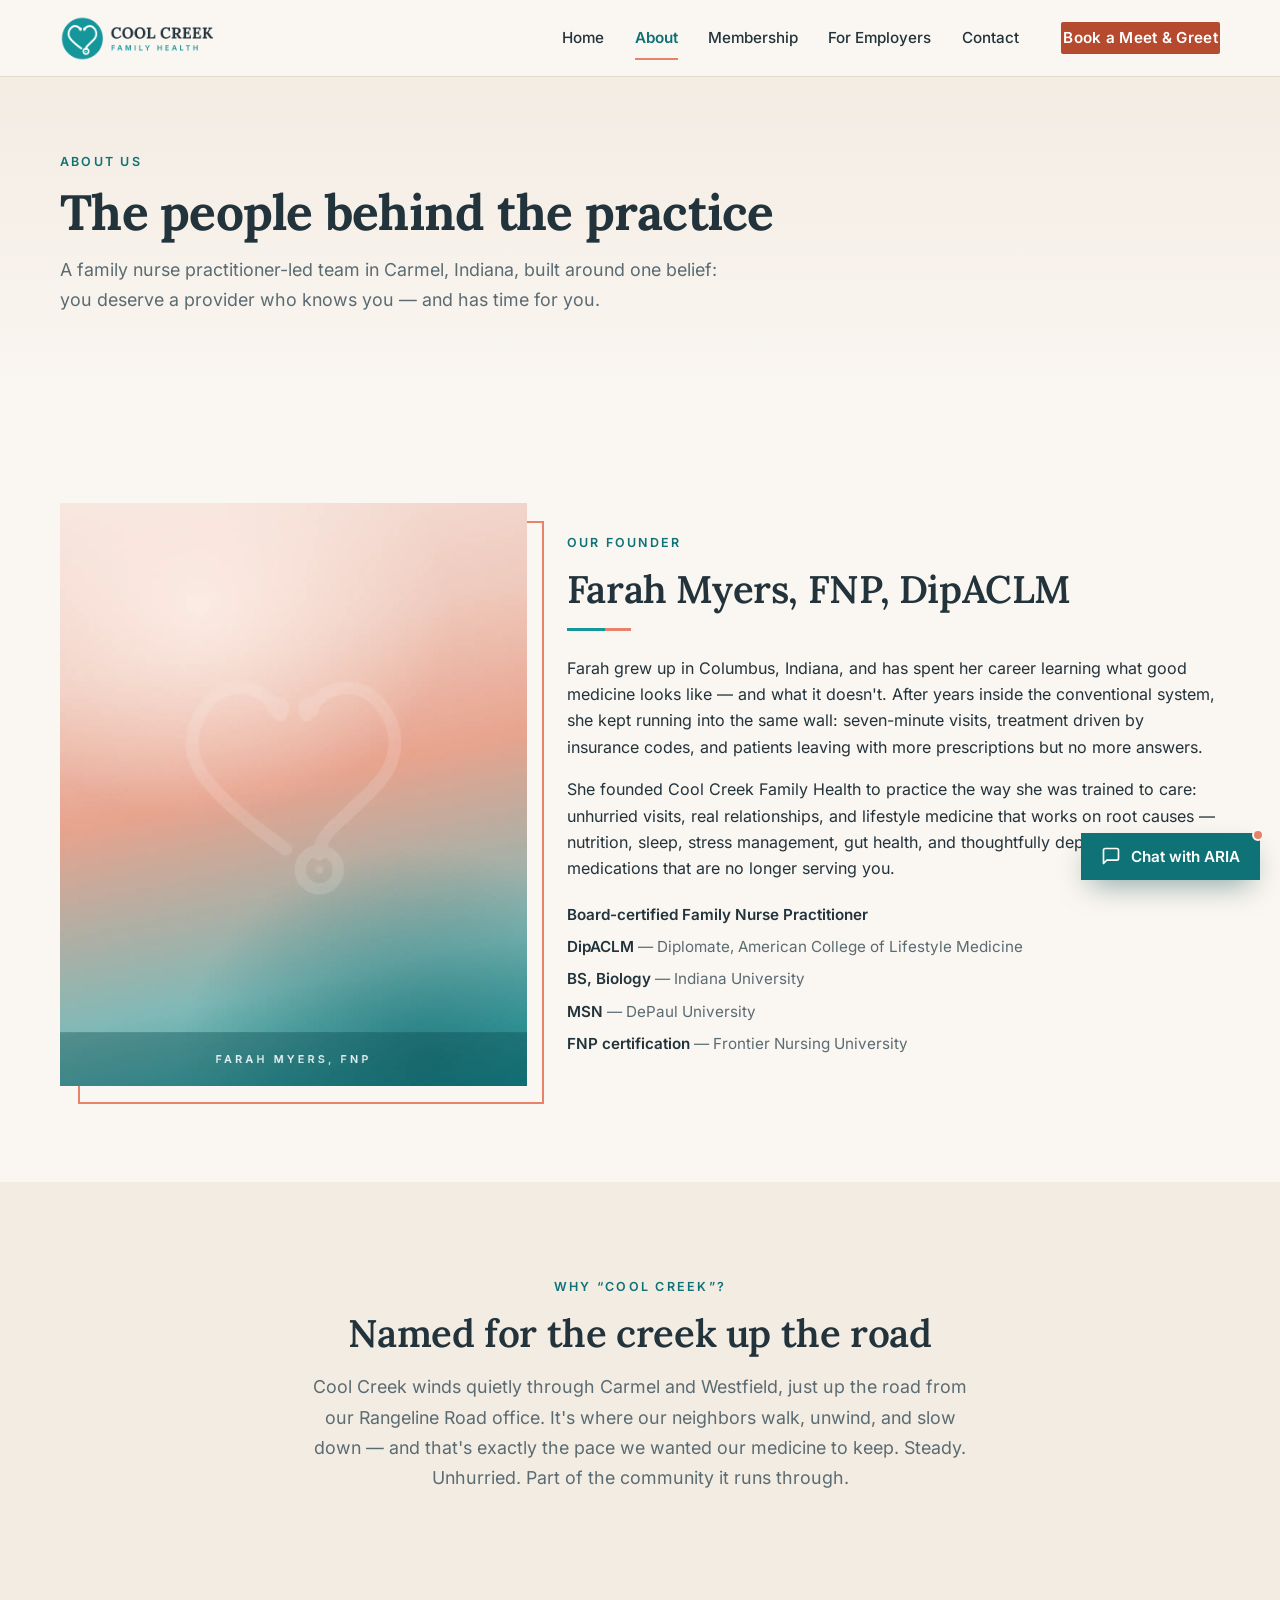
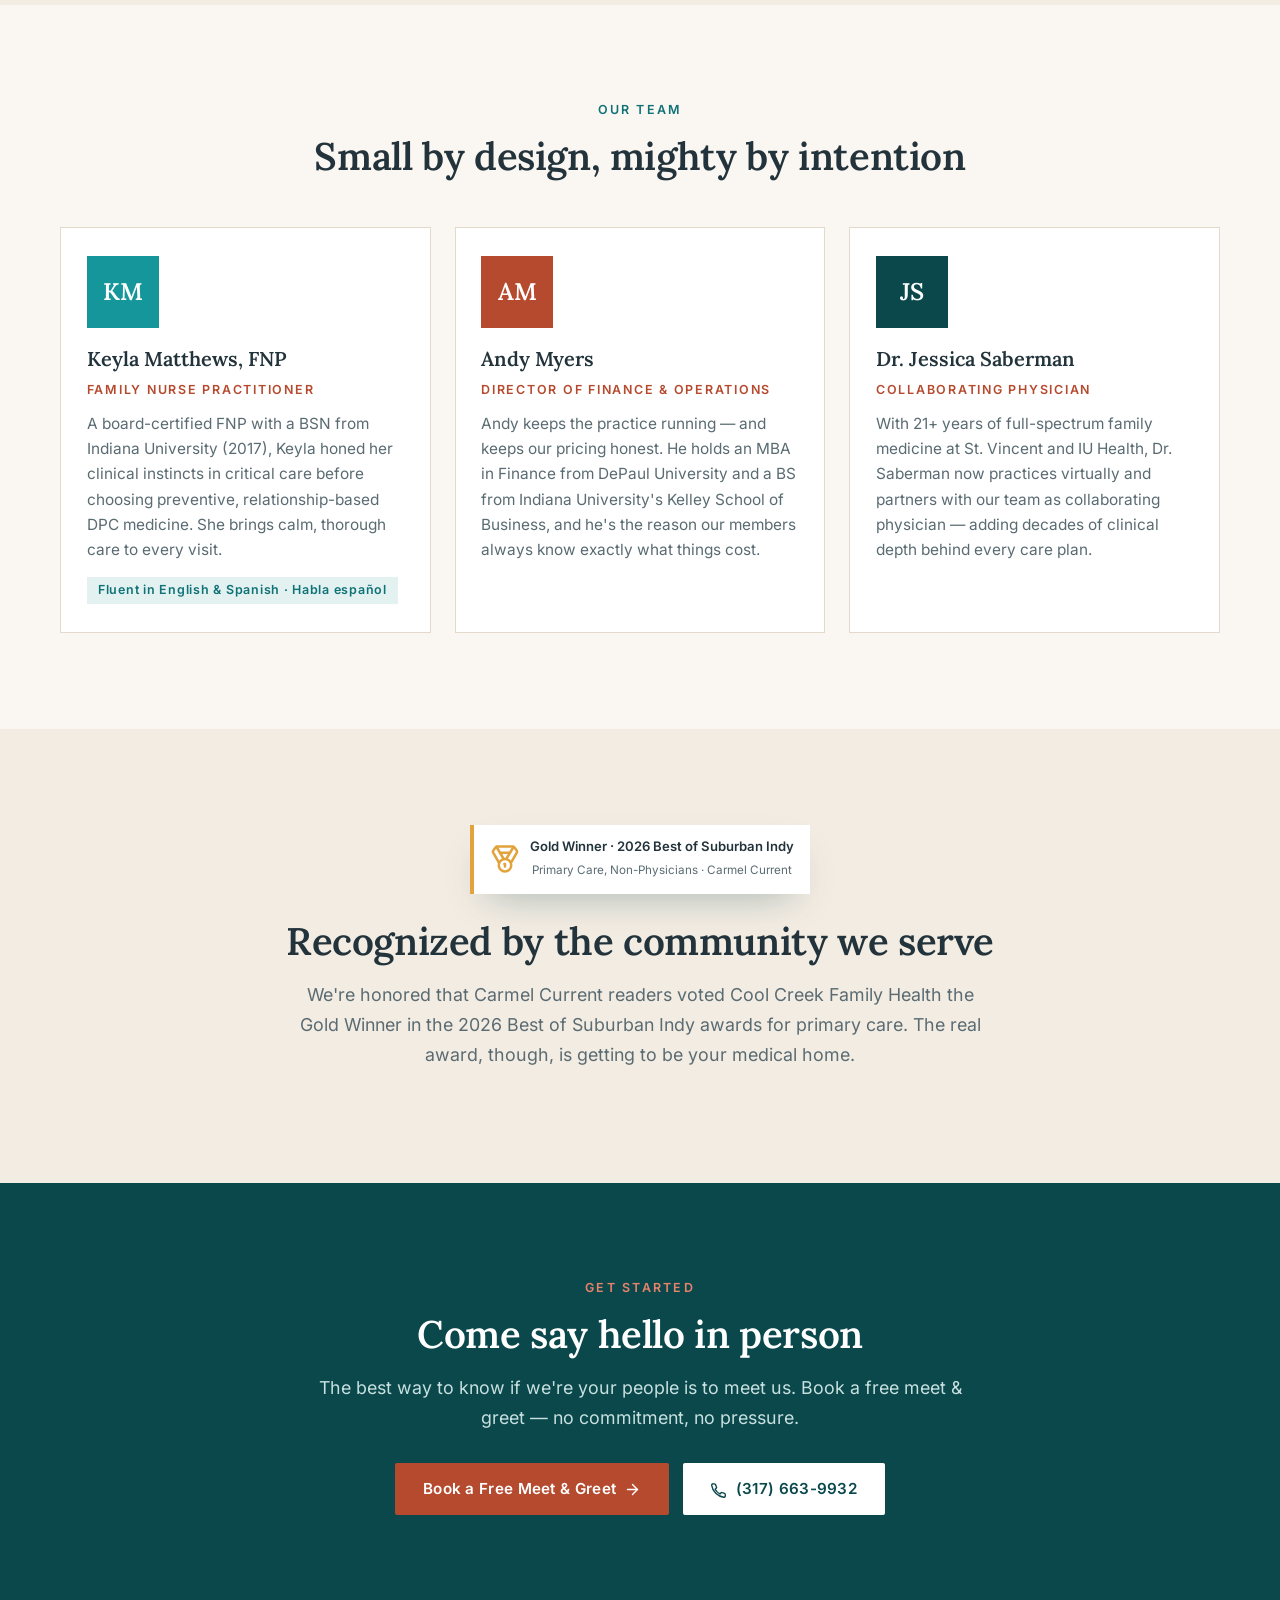
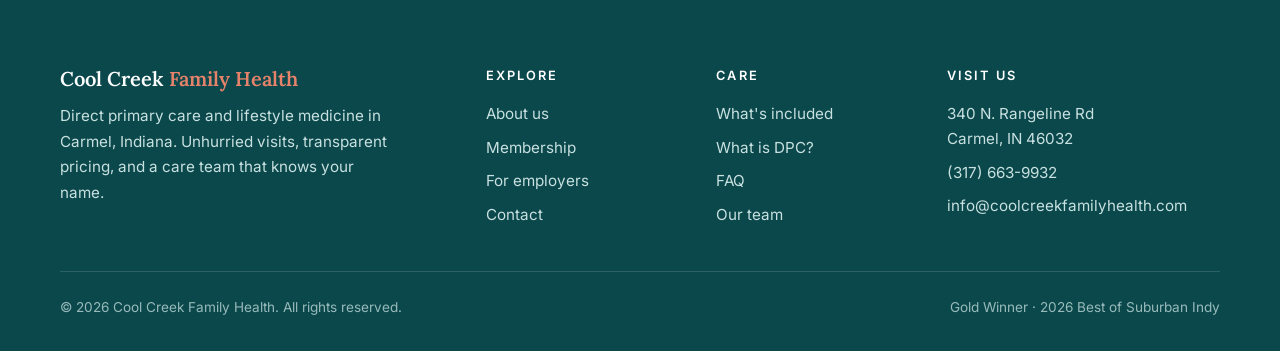
<file: about.html>
<!DOCTYPE html>
<html lang="en">
<head>
  <meta charset="UTF-8">
  <meta name="viewport" content="width=device-width, initial-scale=1">
  <title>Meet Farah Myers, FNP & Our Team | Cool Creek Family Health Carmel</title>
  <meta name="description" content="Meet the team at Cool Creek Family Health: founder Farah Myers, FNP, DipACLM, bilingual nurse practitioner Keyla Matthews, FNP, and collaborating physician Dr. Jessica Saberman. Family nurse practitioner care in Carmel, Indiana.">
  <link rel="canonical" href="https://coolcreekfamilyhealth.com/about.html">
  <meta name="theme-color" content="#0A484C">

  <meta property="og:type" content="website">
  <meta property="og:site_name" content="Cool Creek Family Health">
  <meta property="og:title" content="Meet Farah Myers, FNP & Our Team | Cool Creek Family Health Carmel">
  <meta property="og:description" content="Meet the team at Cool Creek Family Health: founder Farah Myers, FNP, DipACLM, bilingual nurse practitioner Keyla Matthews, FNP, and collaborating physician Dr. Jessica Saberman. Family nurse practitioner care in Carmel, Indiana.">
  <meta property="og:url" content="https://coolcreekfamilyhealth.com/about.html">
  <meta property="og:image" content="https://coolcreekfamilyhealth.com/assets/og-image.jpg">
  <meta property="og:image:width" content="1200">
  <meta property="og:image:height" content="630">
  <meta name="twitter:card" content="summary_large_image">
  <meta name="twitter:title" content="Meet Farah Myers, FNP & Our Team | Cool Creek Family Health Carmel">
  <meta name="twitter:description" content="Meet the team at Cool Creek Family Health: founder Farah Myers, FNP, DipACLM, bilingual nurse practitioner Keyla Matthews, FNP, and collaborating physician Dr. Jessica Saberman. Family nurse practitioner care in Carmel, Indiana.">
  <meta name="twitter:image" content="https://coolcreekfamilyhealth.com/assets/og-image.jpg">

  <link rel="icon" type="image/png" href="assets/favicon.png">
  <link rel="apple-touch-icon" href="assets/apple-touch-icon.png">

  <link rel="preload" as="font" type="font/woff2" href="fonts/lora-latin-700-normal.woff2" crossorigin>
  <link rel="preload" as="font" type="font/woff2" href="fonts/inter-latin-400-normal.woff2" crossorigin>

  <style>:root{--teal:#14969B;--teal-dark:#0E7276;--teal-deep:#0A484C;--teal-tint:#E3F1F1;--coral:#E8836B;--coral-text:#B54A2E;--ink:#22333B;--muted:#5A6B72;--paper:#FAF6F1;--paper-2:#F3ECE3;--card:#fff;--line:#E4DACC;--mist:#C8E0DF;--serif:'Lora',Georgia,serif;--sans:'Inter',system-ui,-apple-system,sans-serif;--ease:cubic-bezier(.22,.61,.2,1)}
@font-face{font-family:'Inter';src:url('fonts/inter-latin-400-normal.woff2') format('woff2');font-weight:400;font-style:normal;font-display:swap}
@font-face{font-family:'Inter';src:url('fonts/inter-latin-600-normal.woff2') format('woff2');font-weight:600;font-style:normal;font-display:swap}
@font-face{font-family:'Lora';src:url('fonts/lora-latin-700-normal.woff2') format('woff2');font-weight:700;font-style:normal;font-display:swap}
*,*::before,*::after{box-sizing:border-box}
html{scroll-behavior:smooth}
body{margin:0;font:400 1rem/1.65 var(--sans);color:var(--ink);background:var(--paper);-webkit-font-smoothing:antialiased}
img{max-width:100%;height:auto}
p{margin:0 0 1rem}
a{color:var(--teal-dark)}
.container{width:min(1160px,92%);margin-inline:auto}
.sr-only{position:absolute;width:1px;height:1px;padding:0;margin:-1px;overflow:hidden;clip:rect(0 0 0 0);white-space:nowrap;border:0}
.skip-link{position:absolute;left:-999px;top:0;z-index:200;background:var(--teal-deep);color:#fff;padding:.75rem 1.25rem;text-decoration:none}
.skip-link:focus{left:0}
:focus-visible{outline:3px solid var(--coral-text);outline-offset:2px}
.site-header{position:sticky;top:0;z-index:80;background:rgba(250,246,241,.94);-webkit-backdrop-filter:blur(8px);backdrop-filter:blur(8px);border-bottom:1px solid var(--line);transition:box-shadow .3s var(--ease)}
.site-header.is-scrolled{box-shadow:0 6px 24px -12px rgba(10,72,76,.25)}
.header-inner{display:flex;align-items:center;justify-content:space-between;gap:1rem;height:76px}
.brand{display:inline-flex;align-items:center}
.brand img{width:186px;height:47px}
.nav-toggle{display:inline-flex;flex-direction:column;gap:5px;background:none;border:0;padding:.65rem;cursor:pointer}
.nav-toggle span{display:block;width:24px;height:2px;background:var(--ink)}
.site-nav{position:fixed;top:76px;left:0;right:0;background:var(--paper);border-bottom:1px solid var(--line);padding:.75rem 4% 1.5rem;display:none;box-shadow:0 24px 40px -24px rgba(10,72,76,.3)}
.site-nav.is-open{display:block}
.site-nav ul{list-style:none;margin:0;padding:0;display:flex;flex-direction:column;gap:.15rem}
.site-nav a{display:block;padding:.8rem .35rem;text-decoration:none;color:var(--ink);font-weight:600;font-size:1.02rem}
.site-nav a[aria-current=page]{color:var(--teal-dark);box-shadow:inset 3px 0 0 var(--coral)}
.site-nav a[aria-current=page]{padding-left:.85rem}
.site-nav a.btn{color:#fff;font-weight:600}
.site-nav a.btn:hover{color:#fff}
.nav-book{margin-top:.9rem}
@media(min-width:900px){
.nav-toggle{display:none}
.site-nav{position:static;display:block;background:none;border:0;padding:0;box-shadow:none}
.site-nav ul{flex-direction:row;align-items:center;gap:1.9rem}
.site-nav a{padding:.4rem 0;font-weight:500;font-size:.95rem;position:relative}
.site-nav a[aria-current=page]{box-shadow:none;padding-left:0;color:var(--teal-dark);font-weight:600}
.site-nav a::after{content:"";position:absolute;left:0;right:100%;bottom:-3px;height:2px;background:var(--coral);transition:right .3s var(--ease)}
.site-nav a:hover::after,.site-nav a[aria-current=page]::after{right:0}
.nav-book{margin:0 0 0 .75rem}
.site-nav .nav-book a::after{display:none}
}
.btn{display:inline-flex;align-items:center;justify-content:center;gap:.5rem;padding:.95rem 1.6rem;font:600 .95rem/1 var(--sans);letter-spacing:.02em;text-decoration:none;border:2px solid transparent;border-radius:2px;cursor:pointer;transition:transform .3s var(--ease),background .3s var(--ease),color .3s var(--ease),box-shadow .3s var(--ease)}
.btn svg{width:17px;height:17px}
.btn--primary{background:var(--coral-text);color:#fff}
.btn--primary:hover{background:var(--teal-dark);transform:translateY(-2px);box-shadow:0 12px 24px -10px rgba(10,72,76,.4)}
.btn--ghost{border-color:var(--teal-dark);color:var(--teal-dark);background:transparent}
.btn--ghost:hover{background:var(--teal-dark);color:#fff;transform:translateY(-2px)}
.btn--light{background:#fff;color:var(--teal-deep)}
.btn--light:hover{background:var(--coral);color:var(--teal-deep);transform:translateY(-2px)}
.btn--sm{padding:.7rem 1.1rem;font-size:.85rem}
h1{font:700 clamp(2.3rem,5.2vw,3.7rem)/1.12 var(--serif);letter-spacing:-.015em;color:var(--ink);margin:0 0 1.25rem}
.eyebrow{display:block;font:600 .78rem/1.4 var(--sans);letter-spacing:.18em;text-transform:uppercase;color:var(--teal-dark);margin-bottom:.9rem}
.lede{font-size:1.11rem;line-height:1.7;color:var(--muted);max-width:62ch}
.hero{padding:clamp(2.5rem,6vw,4.5rem) 0 clamp(3rem,7vw,5.5rem);overflow:hidden}
.hero-grid{display:grid;gap:3rem;align-items:center}
@media(min-width:900px){.hero-grid{grid-template-columns:minmax(0,6fr) minmax(0,5fr)}}
.hero-ctas{display:flex;flex-wrap:wrap;gap:.9rem;margin-top:1.9rem}
.hero-photo{position:relative;max-width:500px;justify-self:center;margin-left:1rem}
.hero-photo img{display:block;width:100%;height:auto;box-shadow:0 30px 60px -30px rgba(10,72,76,.45)}
.hero-photo::before{content:"";position:absolute;inset:-14px -14px 14px 14px;border:2px solid var(--teal);z-index:-1}
.badge-award{position:absolute;left:-.9rem;bottom:1.5rem;display:flex;gap:.65rem;align-items:center;background:#fff;border-left:4px solid #E2A33C;box-shadow:0 16px 40px -18px rgba(10,72,76,.4);padding:.8rem 1rem;max-width:262px}
.badge-award svg{width:30px;height:30px;color:#E2A33C;flex:none}
.badge-award strong{display:block;font:600 .82rem/1.3 var(--sans);color:var(--ink)}
.badge-award span{font:400 .73rem/1.35 var(--sans);color:var(--muted)}
.page-hero{padding:clamp(3rem,7vw,4.75rem) 0;background:linear-gradient(180deg,var(--paper-2),var(--paper))}
.page-hero h1{font-size:clamp(2.1rem,4.5vw,3.1rem);margin-bottom:.9rem}
[data-hero]{animation:rise .7s var(--ease) both}
[data-hero="2"]{animation-delay:.12s}
[data-hero="3"]{animation-delay:.24s}
[data-hero="4"]{animation-delay:.36s}
@keyframes rise{from{opacity:0;transform:translateY(18px)}}
@media(prefers-reduced-motion:reduce){[data-hero]{animation:none}html{scroll-behavior:auto}}</style>

  <link rel="stylesheet" href="css/styles.css" media="print" onload="this.media='all'">
  <noscript><link rel="stylesheet" href="css/styles.css"></noscript>
  <noscript><style>.reveal{opacity:1;transform:none}</style></noscript>

  <script type="application/ld+json">{"@context":"https://schema.org","@type":["MedicalBusiness","MedicalClinic"],"@id":"https://coolcreekfamilyhealth.com/#practice","name":"Cool Creek Family Health","description":"Membership-based direct primary care (DPC) and lifestyle medicine practice in Carmel, Indiana. Unhurried visits, transparent pricing, no insurance billing.","url":"https://coolcreekfamilyhealth.com/","telephone":"+1-317-663-9932","email":"info@coolcreekfamilyhealth.com","image":"https://coolcreekfamilyhealth.com/assets/og-image.jpg","logo":"https://coolcreekfamilyhealth.com/assets/logo.png","address":{"@type":"PostalAddress","streetAddress":"340 N. Rangeline Rd","addressLocality":"Carmel","addressRegion":"IN","postalCode":"46032","addressCountry":"US"},"areaServed":["Carmel IN","Westfield IN","Zionsville IN","Hamilton County IN","North Indianapolis IN"],"priceRange":"$30-$99 per month","medicalSpecialty":"PrimaryCare","currenciesAccepted":"USD","founder":{"@type":"Person","name":"Farah Myers","jobTitle":"Founder, Family Nurse Practitioner","honorificSuffix":"FNP, DipACLM"},"award":"Gold Winner, 2026 Best of Suburban Indy \u2014 Primary Care, Non-Physicians (Carmel Current)"}</script>
  <script type="application/ld+json">{"@context":"https://schema.org","@type":"Person","name":"Farah Myers","honorificSuffix":"FNP, DipACLM","jobTitle":"Founder & Family Nurse Practitioner","alumniOf":["Indiana University","DePaul University","Frontier Nursing University"],"worksFor":{"@id":"https://coolcreekfamilyhealth.com/#practice"}}</script>
  <script type="application/ld+json">{"@context":"https://schema.org","@type":"Person","name":"Keyla Matthews","honorificSuffix":"FNP","jobTitle":"Family Nurse Practitioner","alumniOf":["Indiana University"],"knowsLanguage":["English","Spanish"],"worksFor":{"@id":"https://coolcreekfamilyhealth.com/#practice"}}</script>
  <script type="application/ld+json">{"@context":"https://schema.org","@type":"Person","name":"Andy Myers","jobTitle":"Director of Finance & Operations","alumniOf":["DePaul University","Indiana University Kelley School of Business"],"worksFor":{"@id":"https://coolcreekfamilyhealth.com/#practice"}}</script>
  <script type="application/ld+json">{"@context":"https://schema.org","@type":"Person","name":"Jessica Saberman","honorificPrefix":"Dr.","jobTitle":"Collaborating Physician","worksFor":{"@id":"https://coolcreekfamilyhealth.com/#practice"}}</script>
</head><body>
  <a class="skip-link" href="#main">Skip to main content</a>

  <header class="site-header">
    <div class="container header-inner">
      <a class="brand" href="index.html" aria-label="Cool Creek Family Health — home">
        <img src="assets/logo.png" alt="Cool Creek Family Health logo" width="186" height="47">
      </a>
      <button class="nav-toggle" aria-expanded="false" aria-controls="site-nav" aria-label="Toggle navigation menu">
        <span></span><span></span><span></span>
      </button>
      <nav class="site-nav" id="site-nav" aria-label="Main navigation">
        <ul>
          <li><a href="index.html">Home</a></li>
          <li><a href="about.html" aria-current="page">About</a></li>
          <li><a href="membership.html">Membership</a></li>
          <li><a href="employers.html">For Employers</a></li>
          <li><a href="contact.html">Contact</a></li>
          <li class="nav-book"><a class="btn btn--primary btn--sm" href="contact.html">Book a Meet &amp; Greet</a></li>
        </ul>
      </nav>
    </div>
  </header>

  <main id="main">
    <section class="page-hero" aria-labelledby="page-title">
      <div class="container">
        <span class="eyebrow" data-hero="1">About us</span>
        <h1 id="page-title" data-hero="2">The people behind the practice</h1>
        <p class="lede" data-hero="3">A family nurse practitioner-led team in Carmel, Indiana, built around one belief: you deserve a provider who knows you &mdash; and has time for you.</p>
      </div>
    </section>

    <section class="section" aria-labelledby="founder-title">
      <div class="container provider">
        <div class="provider-photo reveal">
          <picture>
            <source srcset="assets/farah-hero.webp" type="image/webp">
            <img src="assets/farah-hero.jpg" alt="Farah Myers, FNP, DipACLM, founder of Cool Creek Family Health in Carmel, Indiana" width="1300" height="1625" fetchpriority="high">
          </picture>
        </div>
        <div class="reveal" data-delay="1">
          <span class="eyebrow">Our founder</span>
          <h2 id="founder-title">Farah Myers, FNP, DipACLM</h2>
          <hr class="rule">
          <p>Farah grew up in Columbus, Indiana, and has spent her career learning what good medicine looks like &mdash; and what it doesn't. After years inside the conventional system, she kept running into the same wall: seven-minute visits, treatment driven by insurance codes, and patients leaving with more prescriptions but no more answers.</p>
          <p>She founded Cool Creek Family Health to practice the way she was trained to care: unhurried visits, real relationships, and lifestyle medicine that works on root causes &mdash; nutrition, sleep, stress management, gut health, and thoughtfully deprescribing medications that are no longer serving you.</p>
          <ul class="credentials">
            <li><strong>Board-certified Family Nurse Practitioner</strong></li>
            <li><strong>DipACLM</strong> &mdash; Diplomate, American College of Lifestyle Medicine</li>
            <li><strong>BS, Biology</strong> &mdash; Indiana University</li>
            <li><strong>MSN</strong> &mdash; DePaul University</li>
            <li><strong>FNP certification</strong> &mdash; Frontier Nursing University</li>
          </ul>
        </div>
      </div>
    </section>

    <section class="section section--alt" aria-labelledby="name-title">
      <div class="container center reveal">
        <span class="eyebrow">Why &ldquo;Cool Creek&rdquo;?</span>
        <h2 id="name-title">Named for the creek up the road</h2>
        <p class="lede" style="margin-inline:auto">Cool Creek winds quietly through Carmel and Westfield, just up the road from our Rangeline Road office. It's where our neighbors walk, unwind, and slow down &mdash; and that's exactly the pace we wanted our medicine to keep. Steady. Unhurried. Part of the community it runs through.</p>
      </div>
    </section>

    <section class="section" id="team" aria-labelledby="team-title">
      <div class="container">
        <div class="center reveal">
          <span class="eyebrow">Our team</span>
          <h2 id="team-title">Small by design, mighty by intention</h2>
        </div>
        <div class="grid grid-3 mt-3">
          <article class="team-card reveal" data-delay="1">
            <div class="monogram" aria-hidden="true">KM</div>
            <h3>Keyla Matthews, FNP</h3>
            <span class="role">Family Nurse Practitioner</span>
            <p>A board-certified FNP with a BSN from Indiana University (2017), Keyla honed her clinical instincts in critical care before choosing preventive, relationship-based DPC medicine. She brings calm, thorough care to every visit.</p>
            <span class="lang">Fluent in English &amp; Spanish &middot; Habla espa&ntilde;ol</span>
          </article>
          <article class="team-card reveal" data-delay="2">
            <div class="monogram monogram--coral" aria-hidden="true">AM</div>
            <h3>Andy Myers</h3>
            <span class="role">Director of Finance &amp; Operations</span>
            <p>Andy keeps the practice running &mdash; and keeps our pricing honest. He holds an MBA in Finance from DePaul University and a BS from Indiana University's Kelley School of Business, and he's the reason our members always know exactly what things cost.</p>
          </article>
          <article class="team-card reveal" data-delay="3">
            <div class="monogram monogram--deep" aria-hidden="true">JS</div>
            <h3>Dr. Jessica Saberman</h3>
            <span class="role">Collaborating Physician</span>
            <p>With 21+ years of full-spectrum family medicine at St. Vincent and IU Health, Dr. Saberman now practices virtually and partners with our team as collaborating physician &mdash; adding decades of clinical depth behind every care plan.</p>
          </article>
        </div>
      </div>
    </section>

    <section class="section section--alt" aria-labelledby="award-title">
      <div class="container center reveal">
        <div class="badge-award" style="position:static;display:inline-flex;max-width:none;margin-bottom:1.5rem">
          <svg viewBox="0 0 24 24" fill="none" stroke="currentColor" stroke-width="2" stroke-linecap="round" stroke-linejoin="round" aria-hidden="true"><path d="M7.21 15 2.66 7.14a2 2 0 0 1 .13-2.2L4.4 2.8A2 2 0 0 1 6 2h12a2 2 0 0 1 1.6.8l1.6 2.14a2 2 0 0 1 .14 2.2L16.79 15"/><path d="M11 12 5.12 2.2"/><path d="m13 12 5.88-9.8"/><path d="M8 7h8"/><circle cx="12" cy="17" r="5"/><path d="M12 18v-2h-.5"/></svg>
          <div><strong>Gold Winner &middot; 2026 Best of Suburban Indy</strong><span>Primary Care, Non-Physicians &middot; Carmel Current</span></div>
        </div>
        <h2 id="award-title">Recognized by the community we serve</h2>
        <p class="lede" style="margin-inline:auto">We're honored that Carmel Current readers voted Cool Creek Family Health the Gold Winner in the 2026 Best of Suburban Indy awards for primary care. The real award, though, is getting to be your medical home.</p>
      </div>
    </section>

    <section class="section section--deep">
      <div class="container center reveal">
        <span class="eyebrow">Get started</span>
        <h2>Come say hello in person</h2>
        <p class="lede" style="color:var(--mist);margin-inline:auto">The best way to know if we're your people is to meet us. Book a free meet &amp; greet &mdash; no commitment, no pressure.</p>
        <div class="hero-ctas" style="justify-content:center">
          <a class="btn btn--primary" href="contact.html">Book a Free Meet &amp; Greet <svg viewBox="0 0 24 24" fill="none" stroke="currentColor" stroke-width="2" stroke-linecap="round" stroke-linejoin="round" aria-hidden="true"><path d="M5 12h14"/><path d="m12 5 7 7-7 7"/></svg></a>
          <a class="btn btn--light" href="tel:+13176639932"><svg viewBox="0 0 24 24" fill="none" stroke="currentColor" stroke-width="2" stroke-linecap="round" stroke-linejoin="round" aria-hidden="true"><path d="M13.83 16.83a2 2 0 0 1 2.24-.45l2.85 1.14a2 2 0 0 1 1.26 1.86V21a2 2 0 0 1-2.18 2A19.86 19.86 0 0 1 1 6.18 2 2 0 0 1 3 4h1.62a2 2 0 0 1 1.86 1.26l1.14 2.85a2 2 0 0 1-.45 2.24l-1.27 1.27a16 16 0 0 0 6.66 6.66Z"/></svg> (317) 663-9932</a>
        </div>
      </div>
    </section>
  </main>

  <footer class="footer">
    <div class="container">
      <div class="footer-grid">
        <div>
          <span class="footer-logo">Cool Creek <span>Family Health</span></span>
          <p class="brand-note">Direct primary care and lifestyle medicine in Carmel, Indiana. Unhurried visits, transparent pricing, and a care team that knows your name.</p>
        </div>
        <div>
          <h4>Explore</h4>
          <ul>
            <li><a href="about.html">About us</a></li>
            <li><a href="membership.html">Membership</a></li>
            <li><a href="employers.html">For employers</a></li>
            <li><a href="contact.html">Contact</a></li>
          </ul>
        </div>
        <div>
          <h4>Care</h4>
          <ul>
            <li><a href="membership.html#included">What's included</a></li>
            <li><a href="membership.html#dpc">What is DPC?</a></li>
            <li><a href="membership.html#faq">FAQ</a></li>
            <li><a href="about.html#team">Our team</a></li>
          </ul>
        </div>
        <div>
          <h4>Visit us</h4>
          <ul>
            <li>340 N. Rangeline Rd<br>Carmel, IN 46032</li>
            <li><a href="tel:+13176639932">(317) 663-9932</a></li>
            <li><a href="mailto:info@coolcreekfamilyhealth.com">info@coolcreekfamilyhealth.com</a></li>
          </ul>
        </div>
      </div>
      <div class="footer-bottom">
        <span>&copy; <span data-year>2026</span> Cool Creek Family Health. All rights reserved.</span>
        <span>Gold Winner &middot; 2026 Best of Suburban Indy</span>
      </div>
    </div>
  </footer>

  <script src="js/main.js" defer></script>
</body>
</html>
</file>
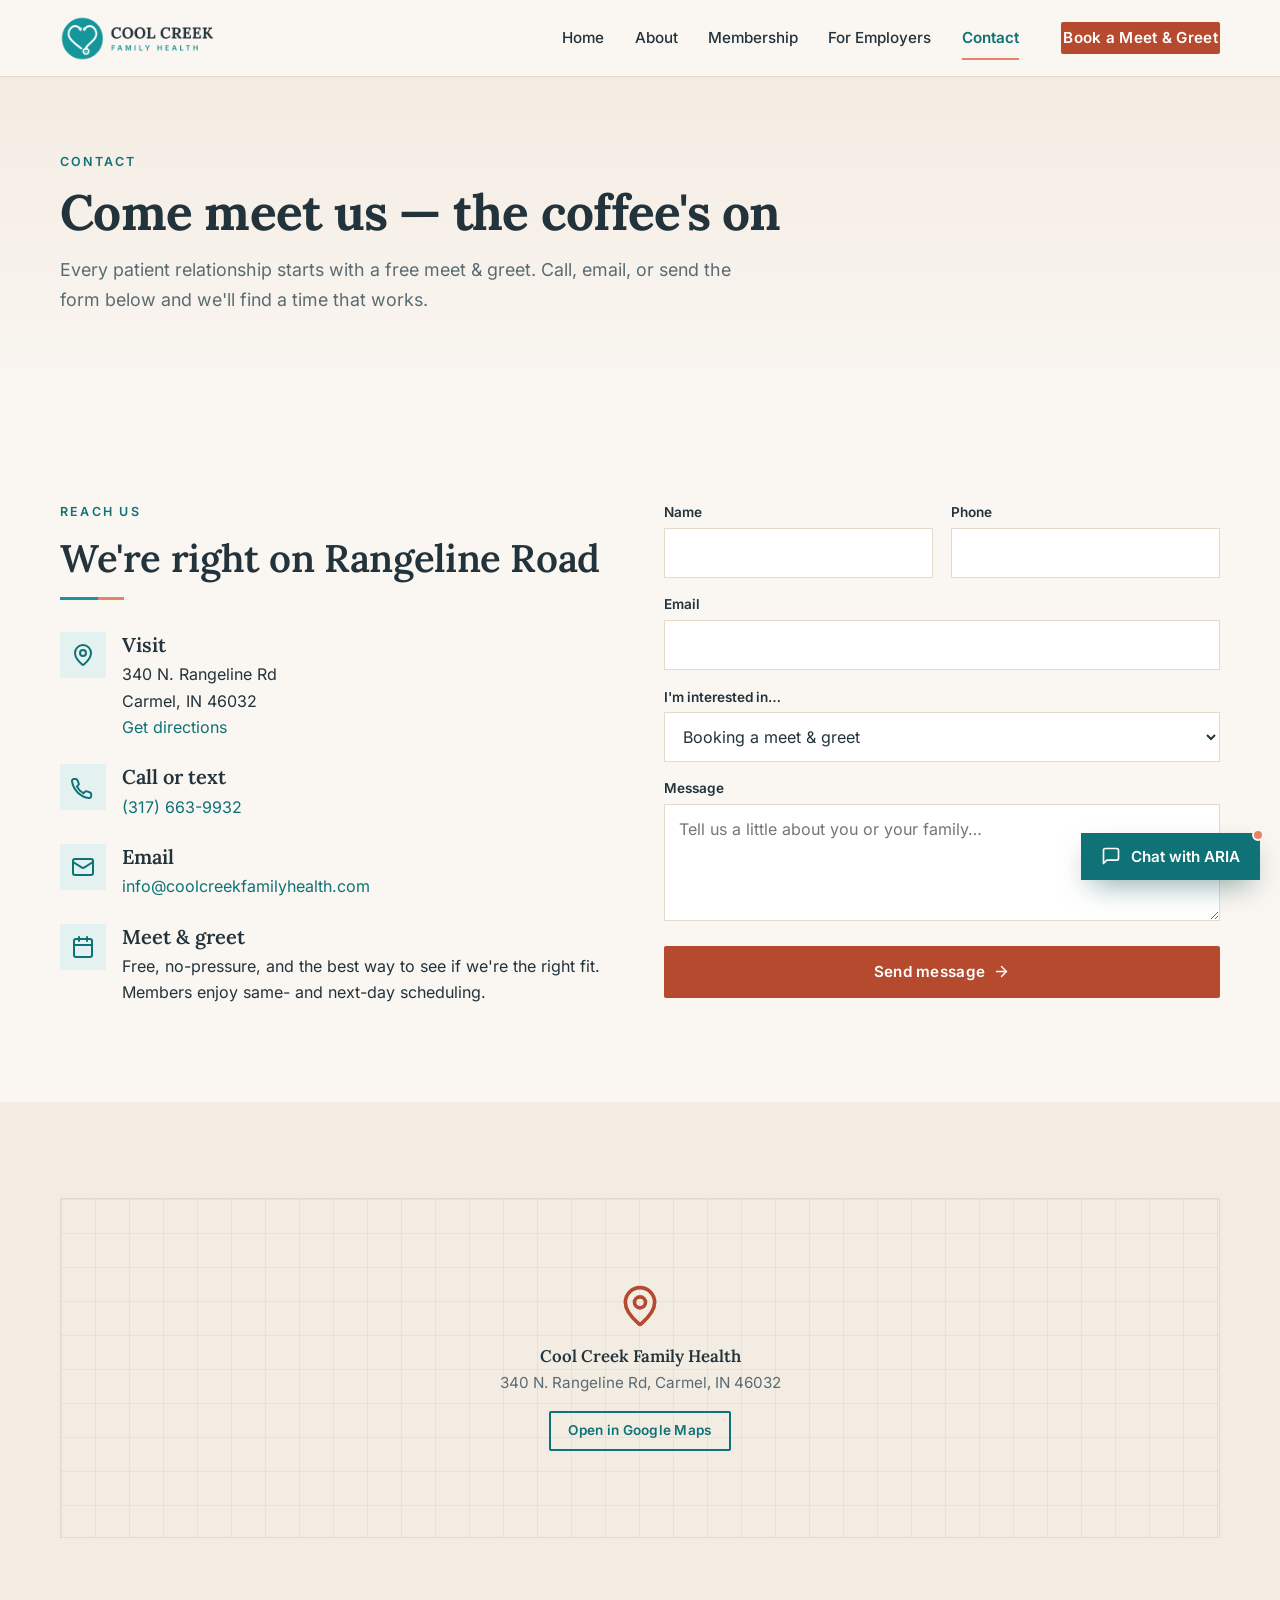
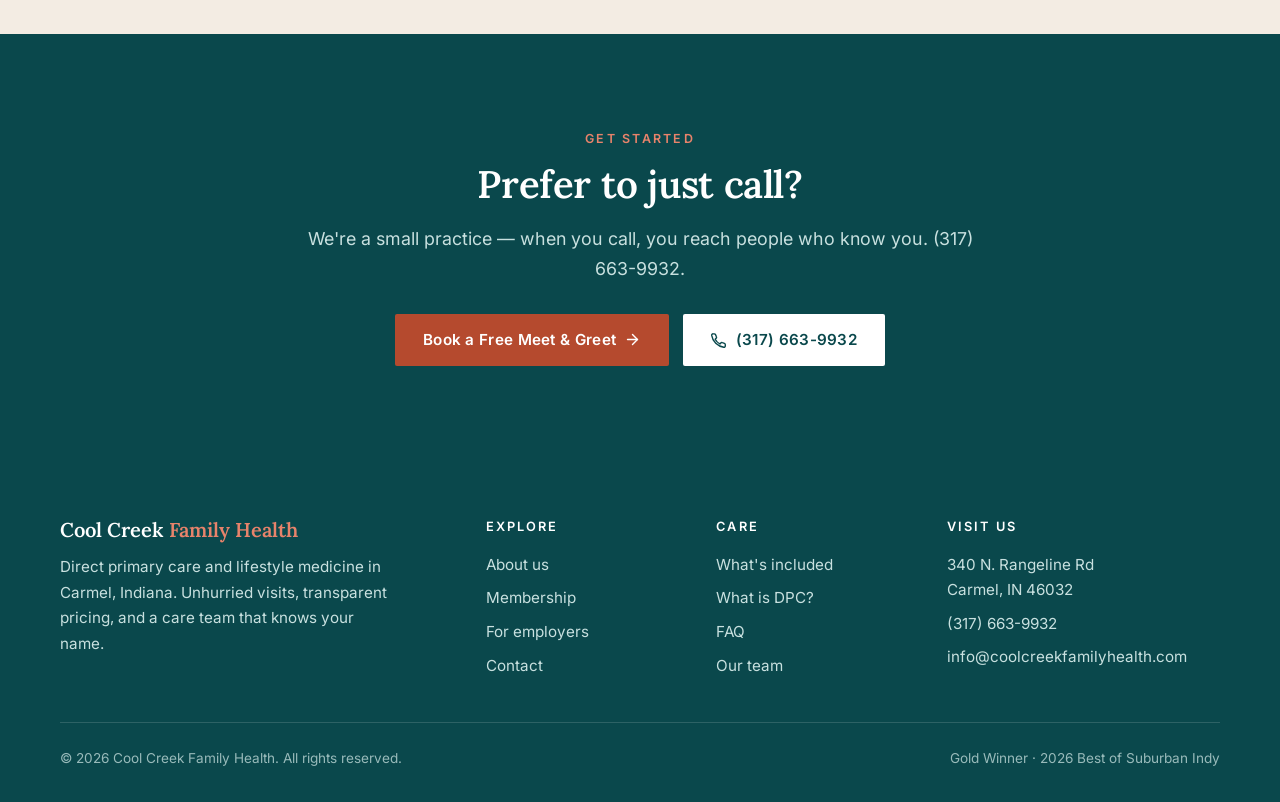
<file: contact.html>
<!DOCTYPE html>
<html lang="en">
<head>
  <meta charset="UTF-8">
  <meta name="viewport" content="width=device-width, initial-scale=1">
  <title>Contact & Book a Meet-and-Greet | Cool Creek Family Health Carmel</title>
  <meta name="description" content="Contact Cool Creek Family Health at 340 N. Rangeline Rd, Carmel, IN 46032. Call (317) 663-9932 or email info@coolcreekfamilyhealth.com to book a free meet-and-greet with our direct primary care team.">
  <link rel="canonical" href="https://coolcreekfamilyhealth.com/contact.html">
  <meta name="theme-color" content="#0A484C">

  <meta property="og:type" content="website">
  <meta property="og:site_name" content="Cool Creek Family Health">
  <meta property="og:title" content="Contact & Book a Meet-and-Greet | Cool Creek Family Health Carmel">
  <meta property="og:description" content="Contact Cool Creek Family Health at 340 N. Rangeline Rd, Carmel, IN 46032. Call (317) 663-9932 or email info@coolcreekfamilyhealth.com to book a free meet-and-greet with our direct primary care team.">
  <meta property="og:url" content="https://coolcreekfamilyhealth.com/contact.html">
  <meta property="og:image" content="https://coolcreekfamilyhealth.com/assets/og-image.jpg">
  <meta property="og:image:width" content="1200">
  <meta property="og:image:height" content="630">
  <meta name="twitter:card" content="summary_large_image">
  <meta name="twitter:title" content="Contact & Book a Meet-and-Greet | Cool Creek Family Health Carmel">
  <meta name="twitter:description" content="Contact Cool Creek Family Health at 340 N. Rangeline Rd, Carmel, IN 46032. Call (317) 663-9932 or email info@coolcreekfamilyhealth.com to book a free meet-and-greet with our direct primary care team.">
  <meta name="twitter:image" content="https://coolcreekfamilyhealth.com/assets/og-image.jpg">

  <link rel="icon" type="image/png" href="assets/favicon.png">
  <link rel="apple-touch-icon" href="assets/apple-touch-icon.png">

  <link rel="preload" as="font" type="font/woff2" href="fonts/lora-latin-700-normal.woff2" crossorigin>
  <link rel="preload" as="font" type="font/woff2" href="fonts/inter-latin-400-normal.woff2" crossorigin>

  <style>:root{--teal:#14969B;--teal-dark:#0E7276;--teal-deep:#0A484C;--teal-tint:#E3F1F1;--coral:#E8836B;--coral-text:#B54A2E;--ink:#22333B;--muted:#5A6B72;--paper:#FAF6F1;--paper-2:#F3ECE3;--card:#fff;--line:#E4DACC;--mist:#C8E0DF;--serif:'Lora',Georgia,serif;--sans:'Inter',system-ui,-apple-system,sans-serif;--ease:cubic-bezier(.22,.61,.2,1)}
@font-face{font-family:'Inter';src:url('fonts/inter-latin-400-normal.woff2') format('woff2');font-weight:400;font-style:normal;font-display:swap}
@font-face{font-family:'Inter';src:url('fonts/inter-latin-600-normal.woff2') format('woff2');font-weight:600;font-style:normal;font-display:swap}
@font-face{font-family:'Lora';src:url('fonts/lora-latin-700-normal.woff2') format('woff2');font-weight:700;font-style:normal;font-display:swap}
*,*::before,*::after{box-sizing:border-box}
html{scroll-behavior:smooth}
body{margin:0;font:400 1rem/1.65 var(--sans);color:var(--ink);background:var(--paper);-webkit-font-smoothing:antialiased}
img{max-width:100%;height:auto}
p{margin:0 0 1rem}
a{color:var(--teal-dark)}
.container{width:min(1160px,92%);margin-inline:auto}
.sr-only{position:absolute;width:1px;height:1px;padding:0;margin:-1px;overflow:hidden;clip:rect(0 0 0 0);white-space:nowrap;border:0}
.skip-link{position:absolute;left:-999px;top:0;z-index:200;background:var(--teal-deep);color:#fff;padding:.75rem 1.25rem;text-decoration:none}
.skip-link:focus{left:0}
:focus-visible{outline:3px solid var(--coral-text);outline-offset:2px}
.site-header{position:sticky;top:0;z-index:80;background:rgba(250,246,241,.94);-webkit-backdrop-filter:blur(8px);backdrop-filter:blur(8px);border-bottom:1px solid var(--line);transition:box-shadow .3s var(--ease)}
.site-header.is-scrolled{box-shadow:0 6px 24px -12px rgba(10,72,76,.25)}
.header-inner{display:flex;align-items:center;justify-content:space-between;gap:1rem;height:76px}
.brand{display:inline-flex;align-items:center}
.brand img{width:186px;height:47px}
.nav-toggle{display:inline-flex;flex-direction:column;gap:5px;background:none;border:0;padding:.65rem;cursor:pointer}
.nav-toggle span{display:block;width:24px;height:2px;background:var(--ink)}
.site-nav{position:fixed;top:76px;left:0;right:0;background:var(--paper);border-bottom:1px solid var(--line);padding:.75rem 4% 1.5rem;display:none;box-shadow:0 24px 40px -24px rgba(10,72,76,.3)}
.site-nav.is-open{display:block}
.site-nav ul{list-style:none;margin:0;padding:0;display:flex;flex-direction:column;gap:.15rem}
.site-nav a{display:block;padding:.8rem .35rem;text-decoration:none;color:var(--ink);font-weight:600;font-size:1.02rem}
.site-nav a[aria-current=page]{color:var(--teal-dark);box-shadow:inset 3px 0 0 var(--coral)}
.site-nav a[aria-current=page]{padding-left:.85rem}
.site-nav a.btn{color:#fff;font-weight:600}
.site-nav a.btn:hover{color:#fff}
.nav-book{margin-top:.9rem}
@media(min-width:900px){
.nav-toggle{display:none}
.site-nav{position:static;display:block;background:none;border:0;padding:0;box-shadow:none}
.site-nav ul{flex-direction:row;align-items:center;gap:1.9rem}
.site-nav a{padding:.4rem 0;font-weight:500;font-size:.95rem;position:relative}
.site-nav a[aria-current=page]{box-shadow:none;padding-left:0;color:var(--teal-dark);font-weight:600}
.site-nav a::after{content:"";position:absolute;left:0;right:100%;bottom:-3px;height:2px;background:var(--coral);transition:right .3s var(--ease)}
.site-nav a:hover::after,.site-nav a[aria-current=page]::after{right:0}
.nav-book{margin:0 0 0 .75rem}
.site-nav .nav-book a::after{display:none}
}
.btn{display:inline-flex;align-items:center;justify-content:center;gap:.5rem;padding:.95rem 1.6rem;font:600 .95rem/1 var(--sans);letter-spacing:.02em;text-decoration:none;border:2px solid transparent;border-radius:2px;cursor:pointer;transition:transform .3s var(--ease),background .3s var(--ease),color .3s var(--ease),box-shadow .3s var(--ease)}
.btn svg{width:17px;height:17px}
.btn--primary{background:var(--coral-text);color:#fff}
.btn--primary:hover{background:var(--teal-dark);transform:translateY(-2px);box-shadow:0 12px 24px -10px rgba(10,72,76,.4)}
.btn--ghost{border-color:var(--teal-dark);color:var(--teal-dark);background:transparent}
.btn--ghost:hover{background:var(--teal-dark);color:#fff;transform:translateY(-2px)}
.btn--light{background:#fff;color:var(--teal-deep)}
.btn--light:hover{background:var(--coral);color:var(--teal-deep);transform:translateY(-2px)}
.btn--sm{padding:.7rem 1.1rem;font-size:.85rem}
h1{font:700 clamp(2.3rem,5.2vw,3.7rem)/1.12 var(--serif);letter-spacing:-.015em;color:var(--ink);margin:0 0 1.25rem}
.eyebrow{display:block;font:600 .78rem/1.4 var(--sans);letter-spacing:.18em;text-transform:uppercase;color:var(--teal-dark);margin-bottom:.9rem}
.lede{font-size:1.11rem;line-height:1.7;color:var(--muted);max-width:62ch}
.hero{padding:clamp(2.5rem,6vw,4.5rem) 0 clamp(3rem,7vw,5.5rem);overflow:hidden}
.hero-grid{display:grid;gap:3rem;align-items:center}
@media(min-width:900px){.hero-grid{grid-template-columns:minmax(0,6fr) minmax(0,5fr)}}
.hero-ctas{display:flex;flex-wrap:wrap;gap:.9rem;margin-top:1.9rem}
.hero-photo{position:relative;max-width:500px;justify-self:center;margin-left:1rem}
.hero-photo img{display:block;width:100%;height:auto;box-shadow:0 30px 60px -30px rgba(10,72,76,.45)}
.hero-photo::before{content:"";position:absolute;inset:-14px -14px 14px 14px;border:2px solid var(--teal);z-index:-1}
.badge-award{position:absolute;left:-.9rem;bottom:1.5rem;display:flex;gap:.65rem;align-items:center;background:#fff;border-left:4px solid #E2A33C;box-shadow:0 16px 40px -18px rgba(10,72,76,.4);padding:.8rem 1rem;max-width:262px}
.badge-award svg{width:30px;height:30px;color:#E2A33C;flex:none}
.badge-award strong{display:block;font:600 .82rem/1.3 var(--sans);color:var(--ink)}
.badge-award span{font:400 .73rem/1.35 var(--sans);color:var(--muted)}
.page-hero{padding:clamp(3rem,7vw,4.75rem) 0;background:linear-gradient(180deg,var(--paper-2),var(--paper))}
.page-hero h1{font-size:clamp(2.1rem,4.5vw,3.1rem);margin-bottom:.9rem}
[data-hero]{animation:rise .7s var(--ease) both}
[data-hero="2"]{animation-delay:.12s}
[data-hero="3"]{animation-delay:.24s}
[data-hero="4"]{animation-delay:.36s}
@keyframes rise{from{opacity:0;transform:translateY(18px)}}
@media(prefers-reduced-motion:reduce){[data-hero]{animation:none}html{scroll-behavior:auto}}</style>

  <link rel="stylesheet" href="css/styles.css" media="print" onload="this.media='all'">
  <noscript><link rel="stylesheet" href="css/styles.css"></noscript>
  <noscript><style>.reveal{opacity:1;transform:none}</style></noscript>

  <script type="application/ld+json">{"@context":"https://schema.org","@type":["MedicalBusiness","MedicalClinic"],"@id":"https://coolcreekfamilyhealth.com/#practice","name":"Cool Creek Family Health","description":"Membership-based direct primary care (DPC) and lifestyle medicine practice in Carmel, Indiana. Unhurried visits, transparent pricing, no insurance billing.","url":"https://coolcreekfamilyhealth.com/","telephone":"+1-317-663-9932","email":"info@coolcreekfamilyhealth.com","image":"https://coolcreekfamilyhealth.com/assets/og-image.jpg","logo":"https://coolcreekfamilyhealth.com/assets/logo.png","address":{"@type":"PostalAddress","streetAddress":"340 N. Rangeline Rd","addressLocality":"Carmel","addressRegion":"IN","postalCode":"46032","addressCountry":"US"},"areaServed":["Carmel IN","Westfield IN","Zionsville IN","Hamilton County IN","North Indianapolis IN"],"priceRange":"$30-$99 per month","medicalSpecialty":"PrimaryCare","currenciesAccepted":"USD","founder":{"@type":"Person","name":"Farah Myers","jobTitle":"Founder, Family Nurse Practitioner","honorificSuffix":"FNP, DipACLM"},"award":"Gold Winner, 2026 Best of Suburban Indy \u2014 Primary Care, Non-Physicians (Carmel Current)"}</script>
  <script type="application/ld+json">{"@context":"https://schema.org","@type":"ContactPage","name":"Contact Cool Creek Family Health","url":"https://coolcreekfamilyhealth.com/contact.html","about":{"@id":"https://coolcreekfamilyhealth.com/#practice"}}</script>
</head><body>
  <a class="skip-link" href="#main">Skip to main content</a>

  <header class="site-header">
    <div class="container header-inner">
      <a class="brand" href="index.html" aria-label="Cool Creek Family Health — home">
        <img src="assets/logo.png" alt="Cool Creek Family Health logo" width="186" height="47">
      </a>
      <button class="nav-toggle" aria-expanded="false" aria-controls="site-nav" aria-label="Toggle navigation menu">
        <span></span><span></span><span></span>
      </button>
      <nav class="site-nav" id="site-nav" aria-label="Main navigation">
        <ul>
          <li><a href="index.html">Home</a></li>
          <li><a href="about.html">About</a></li>
          <li><a href="membership.html">Membership</a></li>
          <li><a href="employers.html">For Employers</a></li>
          <li><a href="contact.html" aria-current="page">Contact</a></li>
          <li class="nav-book"><a class="btn btn--primary btn--sm" href="contact.html">Book a Meet &amp; Greet</a></li>
        </ul>
      </nav>
    </div>
  </header>

  <main id="main">
    <section class="page-hero" aria-labelledby="page-title">
      <div class="container">
        <span class="eyebrow" data-hero="1">Contact</span>
        <h1 id="page-title" data-hero="2">Come meet us &mdash; the coffee's on</h1>
        <p class="lede" data-hero="3">Every patient relationship starts with a free meet &amp; greet. Call, email, or send the form below and we'll find a time that works.</p>
      </div>
    </section>

    <section class="section" aria-labelledby="reach-title">
      <div class="container">
        <div class="grid grid-2" style="gap:3rem;align-items:start">
          <div>
            <span class="eyebrow reveal">Reach us</span>
            <h2 id="reach-title" class="reveal">We're right on Rangeline Road</h2>
            <hr class="rule reveal">
            <div class="grid reveal" data-delay="1" style="gap:1.5rem;margin-top:2rem">
              <div class="contact-item">
                <span class="icon"><svg viewBox="0 0 24 24" fill="none" stroke="currentColor" stroke-width="2" stroke-linecap="round" stroke-linejoin="round" aria-hidden="true"><path d="M20 10c0 4.99-5.54 10.19-7.4 11.79a1 1 0 0 1-1.2 0C9.54 20.19 4 14.99 4 10a8 8 0 0 1 16 0"/><circle cx="12" cy="10" r="3"/></svg></span>
                <div>
                  <h3 style="margin-bottom:.2rem">Visit</h3>
                  <p style="margin:0">340 N. Rangeline Rd<br>Carmel, IN 46032<br>
                  <a href="https://www.google.com/maps/search/?api=1&amp;query=Cool+Creek+Family+Health+340+N+Rangeline+Rd+Carmel+IN+46032" target="_blank" rel="noopener">Get directions</a></p>
                </div>
              </div>
              <div class="contact-item">
                <span class="icon"><svg viewBox="0 0 24 24" fill="none" stroke="currentColor" stroke-width="2" stroke-linecap="round" stroke-linejoin="round" aria-hidden="true"><path d="M13.83 16.83a2 2 0 0 1 2.24-.45l2.85 1.14a2 2 0 0 1 1.26 1.86V21a2 2 0 0 1-2.18 2A19.86 19.86 0 0 1 1 6.18 2 2 0 0 1 3 4h1.62a2 2 0 0 1 1.86 1.26l1.14 2.85a2 2 0 0 1-.45 2.24l-1.27 1.27a16 16 0 0 0 6.66 6.66Z"/></svg></span>
                <div>
                  <h3 style="margin-bottom:.2rem">Call or text</h3>
                  <p style="margin:0"><a href="tel:+13176639932">(317) 663-9932</a></p>
                </div>
              </div>
              <div class="contact-item">
                <span class="icon"><svg viewBox="0 0 24 24" fill="none" stroke="currentColor" stroke-width="2" stroke-linecap="round" stroke-linejoin="round" aria-hidden="true"><rect width="20" height="16" x="2" y="4" rx="2"/><path d="m22 7-8.97 5.7a1.94 1.94 0 0 1-2.06 0L2 7"/></svg></span>
                <div>
                  <h3 style="margin-bottom:.2rem">Email</h3>
                  <p style="margin:0"><a href="mailto:info@coolcreekfamilyhealth.com">info@coolcreekfamilyhealth.com</a></p>
                </div>
              </div>
              <div class="contact-item">
                <span class="icon"><svg viewBox="0 0 24 24" fill="none" stroke="currentColor" stroke-width="2" stroke-linecap="round" stroke-linejoin="round" aria-hidden="true"><path d="M8 2v4"/><path d="M16 2v4"/><rect width="18" height="18" x="3" y="4" rx="2"/><path d="M3 10h18"/></svg></span>
                <div>
                  <h3 style="margin-bottom:.2rem">Meet &amp; greet</h3>
                  <p style="margin:0">Free, no-pressure, and the best way to see if we're the right fit. Members enjoy same- and next-day scheduling.</p>
                </div>
              </div>
            </div>
          </div>
          <div class="reveal" data-delay="2">
            <form class="form-grid" name="meet-and-greet" method="POST" data-netlify="true" netlify-honeypot="bot-field">
              <input type="hidden" name="form-name" value="meet-and-greet">
              <p class="sr-only" aria-hidden="true"><label>Don't fill this out: <input name="bot-field" tabindex="-1" autocomplete="off"></label></p>
              <div class="form-row">
                <div>
                  <label for="f-name">Name</label>
                  <input id="f-name" name="name" type="text" autocomplete="name" required>
                </div>
                <div>
                  <label for="f-phone">Phone</label>
                  <input id="f-phone" name="phone" type="tel" autocomplete="tel">
                </div>
              </div>
              <div>
                <label for="f-email">Email</label>
                <input id="f-email" name="email" type="email" autocomplete="email" required>
              </div>
              <div>
                <label for="f-topic">I'm interested in&hellip;</label>
                <select id="f-topic" name="interest">
                  <option>Booking a meet &amp; greet</option>
                  <option>Individual or family membership</option>
                  <option>DPC for my business</option>
                  <option>House calls</option>
                  <option>Something else</option>
                </select>
              </div>
              <div>
                <label for="f-msg">Message</label>
                <textarea id="f-msg" name="message" rows="4" placeholder="Tell us a little about you or your family&hellip;"></textarea>
              </div>
              <button class="btn btn--primary" type="submit">Send message <svg viewBox="0 0 24 24" fill="none" stroke="currentColor" stroke-width="2" stroke-linecap="round" stroke-linejoin="round" aria-hidden="true"><path d="M5 12h14"/><path d="m12 5 7 7-7 7"/></svg></button>
            </form>
          </div>
        </div>
      </div>
    </section>

    <section class="section section--alt" aria-label="Map and location">
      <div class="container">
        <div class="map-placeholder reveal">
          <div class="map-pin">
            <svg viewBox="0 0 24 24" fill="none" stroke="currentColor" stroke-width="2" stroke-linecap="round" stroke-linejoin="round" aria-hidden="true"><path d="M20 10c0 4.99-5.54 10.19-7.4 11.79a1 1 0 0 1-1.2 0C9.54 20.19 4 14.99 4 10a8 8 0 0 1 16 0"/><circle cx="12" cy="10" r="3"/></svg>
            <strong>Cool Creek Family Health</strong>
            <span>340 N. Rangeline Rd, Carmel, IN 46032</span><br>
            <a class="btn btn--ghost btn--sm" style="margin-top:1rem" href="https://www.google.com/maps/search/?api=1&amp;query=Cool+Creek+Family+Health+340+N+Rangeline+Rd+Carmel+IN+46032" target="_blank" rel="noopener">Open in Google Maps</a>
          </div>
        </div>
      </div>
    </section>

    <section class="section section--deep">
      <div class="container center reveal">
        <span class="eyebrow">Get started</span>
        <h2>Prefer to just call?</h2>
        <p class="lede" style="color:var(--mist);margin-inline:auto">We're a small practice &mdash; when you call, you reach people who know you. (317) 663-9932.</p>
        <div class="hero-ctas" style="justify-content:center">
          <a class="btn btn--primary" href="contact.html">Book a Free Meet &amp; Greet <svg viewBox="0 0 24 24" fill="none" stroke="currentColor" stroke-width="2" stroke-linecap="round" stroke-linejoin="round" aria-hidden="true"><path d="M5 12h14"/><path d="m12 5 7 7-7 7"/></svg></a>
          <a class="btn btn--light" href="tel:+13176639932"><svg viewBox="0 0 24 24" fill="none" stroke="currentColor" stroke-width="2" stroke-linecap="round" stroke-linejoin="round" aria-hidden="true"><path d="M13.83 16.83a2 2 0 0 1 2.24-.45l2.85 1.14a2 2 0 0 1 1.26 1.86V21a2 2 0 0 1-2.18 2A19.86 19.86 0 0 1 1 6.18 2 2 0 0 1 3 4h1.62a2 2 0 0 1 1.86 1.26l1.14 2.85a2 2 0 0 1-.45 2.24l-1.27 1.27a16 16 0 0 0 6.66 6.66Z"/></svg> (317) 663-9932</a>
        </div>
      </div>
    </section>
  </main>

  <footer class="footer">
    <div class="container">
      <div class="footer-grid">
        <div>
          <span class="footer-logo">Cool Creek <span>Family Health</span></span>
          <p class="brand-note">Direct primary care and lifestyle medicine in Carmel, Indiana. Unhurried visits, transparent pricing, and a care team that knows your name.</p>
        </div>
        <div>
          <h4>Explore</h4>
          <ul>
            <li><a href="about.html">About us</a></li>
            <li><a href="membership.html">Membership</a></li>
            <li><a href="employers.html">For employers</a></li>
            <li><a href="contact.html">Contact</a></li>
          </ul>
        </div>
        <div>
          <h4>Care</h4>
          <ul>
            <li><a href="membership.html#included">What's included</a></li>
            <li><a href="membership.html#dpc">What is DPC?</a></li>
            <li><a href="membership.html#faq">FAQ</a></li>
            <li><a href="about.html#team">Our team</a></li>
          </ul>
        </div>
        <div>
          <h4>Visit us</h4>
          <ul>
            <li>340 N. Rangeline Rd<br>Carmel, IN 46032</li>
            <li><a href="tel:+13176639932">(317) 663-9932</a></li>
            <li><a href="mailto:info@coolcreekfamilyhealth.com">info@coolcreekfamilyhealth.com</a></li>
          </ul>
        </div>
      </div>
      <div class="footer-bottom">
        <span>&copy; <span data-year>2026</span> Cool Creek Family Health. All rights reserved.</span>
        <span>Gold Winner &middot; 2026 Best of Suburban Indy</span>
      </div>
    </div>
  </footer>

  <script src="js/main.js" defer></script>
</body>
</html>
</file>
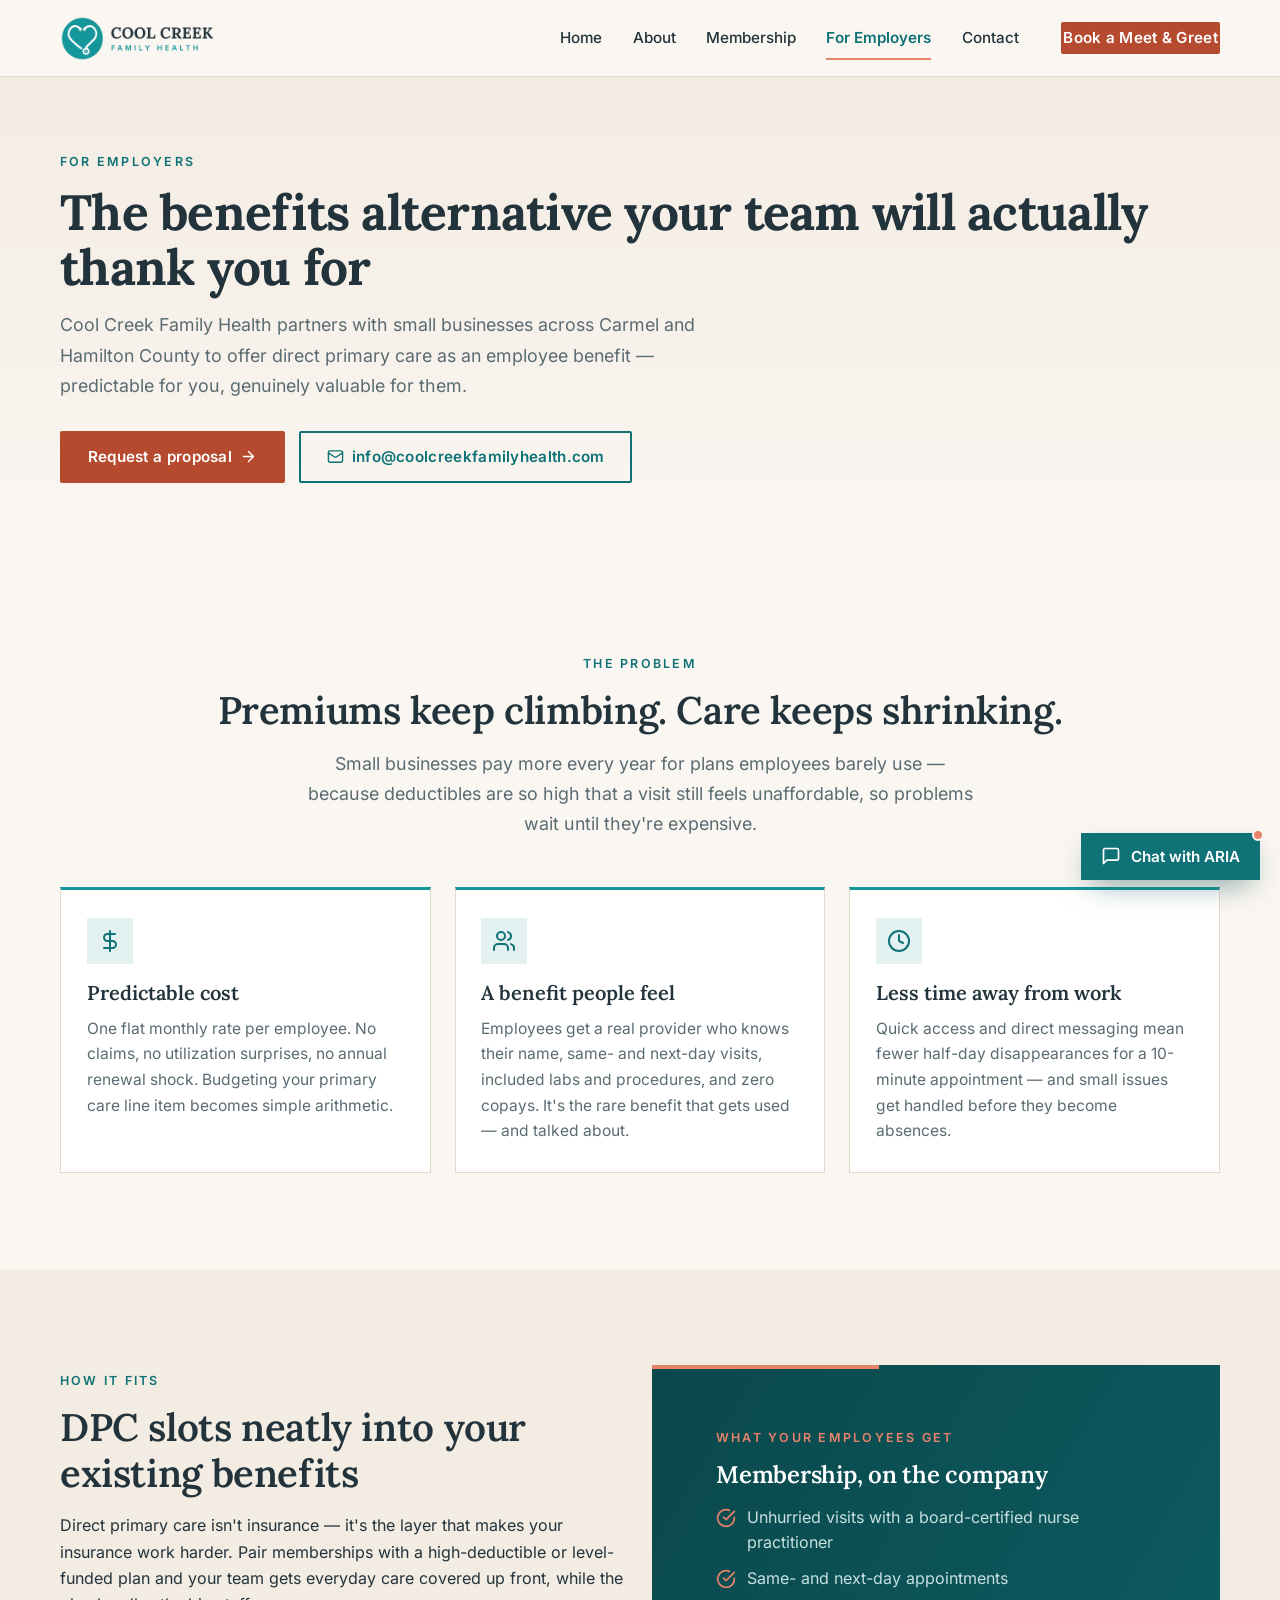
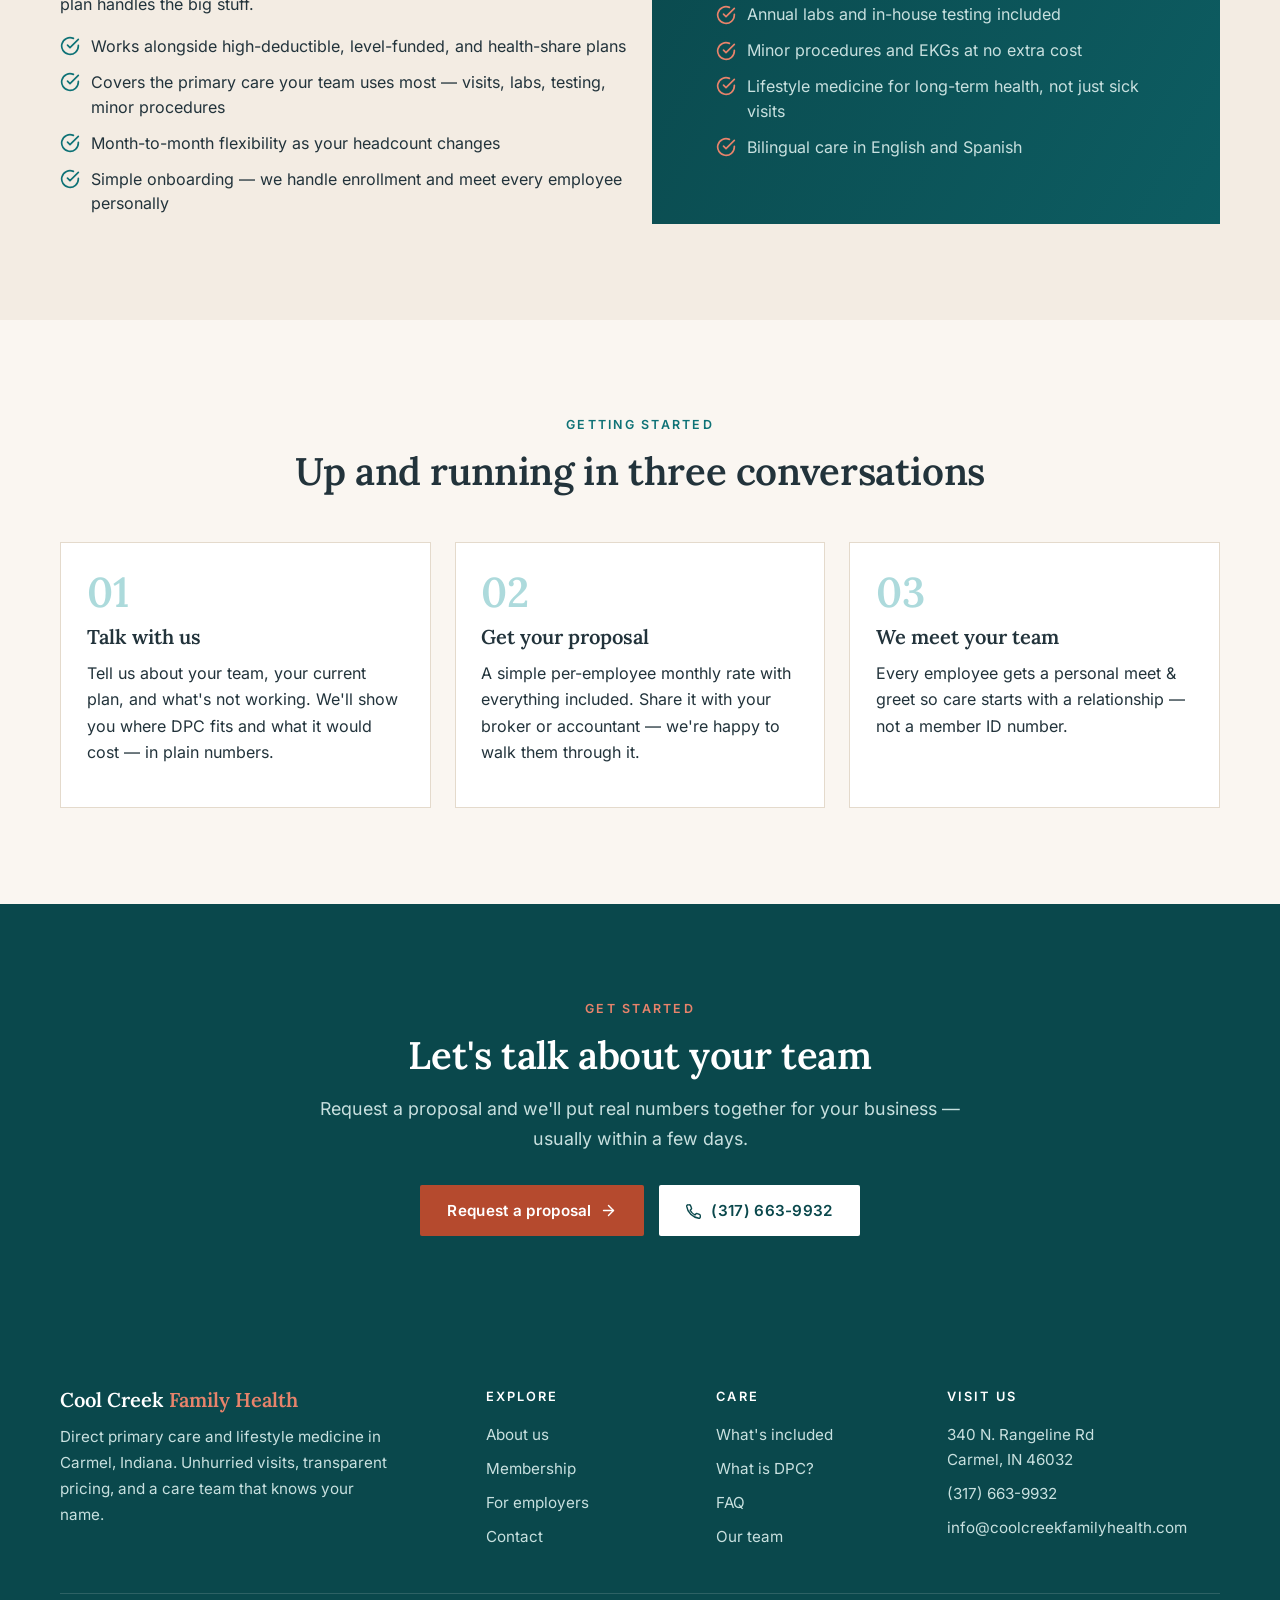
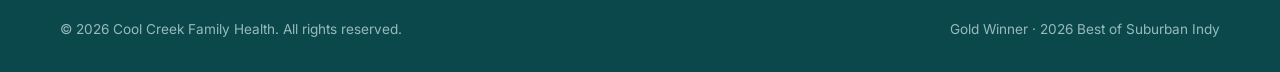
<file: employers.html>
<!DOCTYPE html>
<html lang="en">
<head>
  <meta charset="UTF-8">
  <meta name="viewport" content="width=device-width, initial-scale=1">
  <title>DPC for Employers | Small Business Health Benefits | Carmel IN</title>
  <meta name="description" content="Offer direct primary care as an employee benefit in Carmel & Hamilton County. Flat per-employee monthly rate, same-day access, labs & procedures included. Cool Creek Family Health partners with small businesses. Request a proposal.">
  <link rel="canonical" href="https://coolcreekfamilyhealth.com/employers.html">
  <meta name="theme-color" content="#0A484C">

  <meta property="og:type" content="website">
  <meta property="og:site_name" content="Cool Creek Family Health">
  <meta property="og:title" content="DPC for Employers | Small Business Health Benefits | Carmel IN">
  <meta property="og:description" content="Offer direct primary care as an employee benefit in Carmel & Hamilton County. Flat per-employee monthly rate, same-day access, labs & procedures included. Cool Creek Family Health partners with small businesses. Request a proposal.">
  <meta property="og:url" content="https://coolcreekfamilyhealth.com/employers.html">
  <meta property="og:image" content="https://coolcreekfamilyhealth.com/assets/og-image.jpg">
  <meta property="og:image:width" content="1200">
  <meta property="og:image:height" content="630">
  <meta name="twitter:card" content="summary_large_image">
  <meta name="twitter:title" content="DPC for Employers | Small Business Health Benefits | Carmel IN">
  <meta name="twitter:description" content="Offer direct primary care as an employee benefit in Carmel & Hamilton County. Flat per-employee monthly rate, same-day access, labs & procedures included. Cool Creek Family Health partners with small businesses. Request a proposal.">
  <meta name="twitter:image" content="https://coolcreekfamilyhealth.com/assets/og-image.jpg">

  <link rel="icon" type="image/png" href="assets/favicon.png">
  <link rel="apple-touch-icon" href="assets/apple-touch-icon.png">

  <link rel="preload" as="font" type="font/woff2" href="fonts/lora-latin-700-normal.woff2" crossorigin>
  <link rel="preload" as="font" type="font/woff2" href="fonts/inter-latin-400-normal.woff2" crossorigin>

  <style>:root{--teal:#14969B;--teal-dark:#0E7276;--teal-deep:#0A484C;--teal-tint:#E3F1F1;--coral:#E8836B;--coral-text:#B54A2E;--ink:#22333B;--muted:#5A6B72;--paper:#FAF6F1;--paper-2:#F3ECE3;--card:#fff;--line:#E4DACC;--mist:#C8E0DF;--serif:'Lora',Georgia,serif;--sans:'Inter',system-ui,-apple-system,sans-serif;--ease:cubic-bezier(.22,.61,.2,1)}
@font-face{font-family:'Inter';src:url('fonts/inter-latin-400-normal.woff2') format('woff2');font-weight:400;font-style:normal;font-display:swap}
@font-face{font-family:'Inter';src:url('fonts/inter-latin-600-normal.woff2') format('woff2');font-weight:600;font-style:normal;font-display:swap}
@font-face{font-family:'Lora';src:url('fonts/lora-latin-700-normal.woff2') format('woff2');font-weight:700;font-style:normal;font-display:swap}
*,*::before,*::after{box-sizing:border-box}
html{scroll-behavior:smooth}
body{margin:0;font:400 1rem/1.65 var(--sans);color:var(--ink);background:var(--paper);-webkit-font-smoothing:antialiased}
img{max-width:100%;height:auto}
p{margin:0 0 1rem}
a{color:var(--teal-dark)}
.container{width:min(1160px,92%);margin-inline:auto}
.sr-only{position:absolute;width:1px;height:1px;padding:0;margin:-1px;overflow:hidden;clip:rect(0 0 0 0);white-space:nowrap;border:0}
.skip-link{position:absolute;left:-999px;top:0;z-index:200;background:var(--teal-deep);color:#fff;padding:.75rem 1.25rem;text-decoration:none}
.skip-link:focus{left:0}
:focus-visible{outline:3px solid var(--coral-text);outline-offset:2px}
.site-header{position:sticky;top:0;z-index:80;background:rgba(250,246,241,.94);-webkit-backdrop-filter:blur(8px);backdrop-filter:blur(8px);border-bottom:1px solid var(--line);transition:box-shadow .3s var(--ease)}
.site-header.is-scrolled{box-shadow:0 6px 24px -12px rgba(10,72,76,.25)}
.header-inner{display:flex;align-items:center;justify-content:space-between;gap:1rem;height:76px}
.brand{display:inline-flex;align-items:center}
.brand img{width:186px;height:47px}
.nav-toggle{display:inline-flex;flex-direction:column;gap:5px;background:none;border:0;padding:.65rem;cursor:pointer}
.nav-toggle span{display:block;width:24px;height:2px;background:var(--ink)}
.site-nav{position:fixed;top:76px;left:0;right:0;background:var(--paper);border-bottom:1px solid var(--line);padding:.75rem 4% 1.5rem;display:none;box-shadow:0 24px 40px -24px rgba(10,72,76,.3)}
.site-nav.is-open{display:block}
.site-nav ul{list-style:none;margin:0;padding:0;display:flex;flex-direction:column;gap:.15rem}
.site-nav a{display:block;padding:.8rem .35rem;text-decoration:none;color:var(--ink);font-weight:600;font-size:1.02rem}
.site-nav a[aria-current=page]{color:var(--teal-dark);box-shadow:inset 3px 0 0 var(--coral)}
.site-nav a[aria-current=page]{padding-left:.85rem}
.site-nav a.btn{color:#fff;font-weight:600}
.site-nav a.btn:hover{color:#fff}
.nav-book{margin-top:.9rem}
@media(min-width:900px){
.nav-toggle{display:none}
.site-nav{position:static;display:block;background:none;border:0;padding:0;box-shadow:none}
.site-nav ul{flex-direction:row;align-items:center;gap:1.9rem}
.site-nav a{padding:.4rem 0;font-weight:500;font-size:.95rem;position:relative}
.site-nav a[aria-current=page]{box-shadow:none;padding-left:0;color:var(--teal-dark);font-weight:600}
.site-nav a::after{content:"";position:absolute;left:0;right:100%;bottom:-3px;height:2px;background:var(--coral);transition:right .3s var(--ease)}
.site-nav a:hover::after,.site-nav a[aria-current=page]::after{right:0}
.nav-book{margin:0 0 0 .75rem}
.site-nav .nav-book a::after{display:none}
}
.btn{display:inline-flex;align-items:center;justify-content:center;gap:.5rem;padding:.95rem 1.6rem;font:600 .95rem/1 var(--sans);letter-spacing:.02em;text-decoration:none;border:2px solid transparent;border-radius:2px;cursor:pointer;transition:transform .3s var(--ease),background .3s var(--ease),color .3s var(--ease),box-shadow .3s var(--ease)}
.btn svg{width:17px;height:17px}
.btn--primary{background:var(--coral-text);color:#fff}
.btn--primary:hover{background:var(--teal-dark);transform:translateY(-2px);box-shadow:0 12px 24px -10px rgba(10,72,76,.4)}
.btn--ghost{border-color:var(--teal-dark);color:var(--teal-dark);background:transparent}
.btn--ghost:hover{background:var(--teal-dark);color:#fff;transform:translateY(-2px)}
.btn--light{background:#fff;color:var(--teal-deep)}
.btn--light:hover{background:var(--coral);color:var(--teal-deep);transform:translateY(-2px)}
.btn--sm{padding:.7rem 1.1rem;font-size:.85rem}
h1{font:700 clamp(2.3rem,5.2vw,3.7rem)/1.12 var(--serif);letter-spacing:-.015em;color:var(--ink);margin:0 0 1.25rem}
.eyebrow{display:block;font:600 .78rem/1.4 var(--sans);letter-spacing:.18em;text-transform:uppercase;color:var(--teal-dark);margin-bottom:.9rem}
.lede{font-size:1.11rem;line-height:1.7;color:var(--muted);max-width:62ch}
.hero{padding:clamp(2.5rem,6vw,4.5rem) 0 clamp(3rem,7vw,5.5rem);overflow:hidden}
.hero-grid{display:grid;gap:3rem;align-items:center}
@media(min-width:900px){.hero-grid{grid-template-columns:minmax(0,6fr) minmax(0,5fr)}}
.hero-ctas{display:flex;flex-wrap:wrap;gap:.9rem;margin-top:1.9rem}
.hero-photo{position:relative;max-width:500px;justify-self:center;margin-left:1rem}
.hero-photo img{display:block;width:100%;height:auto;box-shadow:0 30px 60px -30px rgba(10,72,76,.45)}
.hero-photo::before{content:"";position:absolute;inset:-14px -14px 14px 14px;border:2px solid var(--teal);z-index:-1}
.badge-award{position:absolute;left:-.9rem;bottom:1.5rem;display:flex;gap:.65rem;align-items:center;background:#fff;border-left:4px solid #E2A33C;box-shadow:0 16px 40px -18px rgba(10,72,76,.4);padding:.8rem 1rem;max-width:262px}
.badge-award svg{width:30px;height:30px;color:#E2A33C;flex:none}
.badge-award strong{display:block;font:600 .82rem/1.3 var(--sans);color:var(--ink)}
.badge-award span{font:400 .73rem/1.35 var(--sans);color:var(--muted)}
.page-hero{padding:clamp(3rem,7vw,4.75rem) 0;background:linear-gradient(180deg,var(--paper-2),var(--paper))}
.page-hero h1{font-size:clamp(2.1rem,4.5vw,3.1rem);margin-bottom:.9rem}
[data-hero]{animation:rise .7s var(--ease) both}
[data-hero="2"]{animation-delay:.12s}
[data-hero="3"]{animation-delay:.24s}
[data-hero="4"]{animation-delay:.36s}
@keyframes rise{from{opacity:0;transform:translateY(18px)}}
@media(prefers-reduced-motion:reduce){[data-hero]{animation:none}html{scroll-behavior:auto}}</style>

  <link rel="stylesheet" href="css/styles.css" media="print" onload="this.media='all'">
  <noscript><link rel="stylesheet" href="css/styles.css"></noscript>
  <noscript><style>.reveal{opacity:1;transform:none}</style></noscript>

  <script type="application/ld+json">{"@context":"https://schema.org","@type":["MedicalBusiness","MedicalClinic"],"@id":"https://coolcreekfamilyhealth.com/#practice","name":"Cool Creek Family Health","description":"Membership-based direct primary care (DPC) and lifestyle medicine practice in Carmel, Indiana. Unhurried visits, transparent pricing, no insurance billing.","url":"https://coolcreekfamilyhealth.com/","telephone":"+1-317-663-9932","email":"info@coolcreekfamilyhealth.com","image":"https://coolcreekfamilyhealth.com/assets/og-image.jpg","logo":"https://coolcreekfamilyhealth.com/assets/logo.png","address":{"@type":"PostalAddress","streetAddress":"340 N. Rangeline Rd","addressLocality":"Carmel","addressRegion":"IN","postalCode":"46032","addressCountry":"US"},"areaServed":["Carmel IN","Westfield IN","Zionsville IN","Hamilton County IN","North Indianapolis IN"],"priceRange":"$30-$99 per month","medicalSpecialty":"PrimaryCare","currenciesAccepted":"USD","founder":{"@type":"Person","name":"Farah Myers","jobTitle":"Founder, Family Nurse Practitioner","honorificSuffix":"FNP, DipACLM"},"award":"Gold Winner, 2026 Best of Suburban Indy \u2014 Primary Care, Non-Physicians (Carmel Current)"}</script>
</head><body>
  <a class="skip-link" href="#main">Skip to main content</a>

  <header class="site-header">
    <div class="container header-inner">
      <a class="brand" href="index.html" aria-label="Cool Creek Family Health — home">
        <img src="assets/logo.png" alt="Cool Creek Family Health logo" width="186" height="47">
      </a>
      <button class="nav-toggle" aria-expanded="false" aria-controls="site-nav" aria-label="Toggle navigation menu">
        <span></span><span></span><span></span>
      </button>
      <nav class="site-nav" id="site-nav" aria-label="Main navigation">
        <ul>
          <li><a href="index.html">Home</a></li>
          <li><a href="about.html">About</a></li>
          <li><a href="membership.html">Membership</a></li>
          <li><a href="employers.html" aria-current="page">For Employers</a></li>
          <li><a href="contact.html">Contact</a></li>
          <li class="nav-book"><a class="btn btn--primary btn--sm" href="contact.html">Book a Meet &amp; Greet</a></li>
        </ul>
      </nav>
    </div>
  </header>

  <main id="main">
    <section class="page-hero" aria-labelledby="page-title">
      <div class="container">
        <span class="eyebrow" data-hero="1">For employers</span>
        <h1 id="page-title" data-hero="2">The benefits alternative your team will actually thank you for</h1>
        <p class="lede" data-hero="3">Cool Creek Family Health partners with small businesses across Carmel and Hamilton County to offer direct primary care as an employee benefit &mdash; predictable for you, genuinely valuable for them.</p>
        <div class="hero-ctas" data-hero="4">
          <a class="btn btn--primary" href="contact.html">Request a proposal <svg viewBox="0 0 24 24" fill="none" stroke="currentColor" stroke-width="2" stroke-linecap="round" stroke-linejoin="round" aria-hidden="true"><path d="M5 12h14"/><path d="m12 5 7 7-7 7"/></svg></a>
          <a class="btn btn--ghost" href="mailto:info@coolcreekfamilyhealth.com"><svg viewBox="0 0 24 24" fill="none" stroke="currentColor" stroke-width="2" stroke-linecap="round" stroke-linejoin="round" aria-hidden="true"><rect width="20" height="16" x="2" y="4" rx="2"/><path d="m22 7-8.97 5.7a1.94 1.94 0 0 1-2.06 0L2 7"/></svg> info@coolcreekfamilyhealth.com</a>
        </div>
      </div>
    </section>

    <section class="section" aria-labelledby="problem-title">
      <div class="container">
        <div class="center reveal">
          <span class="eyebrow">The problem</span>
          <h2 id="problem-title">Premiums keep climbing. Care keeps shrinking.</h2>
          <p class="lede">Small businesses pay more every year for plans employees barely use &mdash; because deductibles are so high that a visit still feels unaffordable, so problems wait until they're expensive.</p>
        </div>
        <div class="grid grid-3 mt-3">
          <article class="card reveal" data-delay="1">
            <span class="icon"><svg viewBox="0 0 24 24" fill="none" stroke="currentColor" stroke-width="2" stroke-linecap="round" stroke-linejoin="round" aria-hidden="true"><line x1="12" x2="12" y1="2" y2="22"/><path d="M17 5H9.5a3.5 3.5 0 0 0 0 7h5a3.5 3.5 0 0 1 0 7H6"/></svg></span>
            <h3>Predictable cost</h3>
            <p>One flat monthly rate per employee. No claims, no utilization surprises, no annual renewal shock. Budgeting your primary care line item becomes simple arithmetic.</p>
          </article>
          <article class="card reveal" data-delay="2">
            <span class="icon"><svg viewBox="0 0 24 24" fill="none" stroke="currentColor" stroke-width="2" stroke-linecap="round" stroke-linejoin="round" aria-hidden="true"><path d="M16 21v-2a4 4 0 0 0-4-4H6a4 4 0 0 0-4 4v2"/><circle cx="9" cy="7" r="4"/><path d="M22 21v-2a4 4 0 0 0-3-3.87"/><path d="M16 3.13a4 4 0 0 1 0 7.75"/></svg></span>
            <h3>A benefit people feel</h3>
            <p>Employees get a real provider who knows their name, same- and next-day visits, included labs and procedures, and zero copays. It's the rare benefit that gets used &mdash; and talked about.</p>
          </article>
          <article class="card reveal" data-delay="3">
            <span class="icon"><svg viewBox="0 0 24 24" fill="none" stroke="currentColor" stroke-width="2" stroke-linecap="round" stroke-linejoin="round" aria-hidden="true"><circle cx="12" cy="12" r="10"/><path d="M12 6v6l4 2"/></svg></span>
            <h3>Less time away from work</h3>
            <p>Quick access and direct messaging mean fewer half-day disappearances for a 10-minute appointment &mdash; and small issues get handled before they become absences.</p>
          </article>
        </div>
      </div>
    </section>

    <section class="section section--alt" aria-labelledby="fit-title">
      <div class="container">
        <div class="grid grid-2" style="align-items:center">
          <div class="reveal">
            <span class="eyebrow">How it fits</span>
            <h2 id="fit-title">DPC slots neatly into your existing benefits</h2>
            <p>Direct primary care isn't insurance &mdash; it's the layer that makes your insurance work harder. Pair memberships with a high-deductible or level-funded plan and your team gets everyday care covered up front, while the plan handles the big stuff.</p>
            <ul class="check-list">
              <li><svg viewBox="0 0 24 24" fill="none" stroke="currentColor" stroke-width="2" stroke-linecap="round" stroke-linejoin="round" aria-hidden="true"><path d="M22 11.08V12a10 10 0 1 1-5.93-9.14"/><path d="m9 11 3 3L22 4"/></svg><span>Works alongside high-deductible, level-funded, and health-share plans</span></li>
              <li><svg viewBox="0 0 24 24" fill="none" stroke="currentColor" stroke-width="2" stroke-linecap="round" stroke-linejoin="round" aria-hidden="true"><path d="M22 11.08V12a10 10 0 1 1-5.93-9.14"/><path d="m9 11 3 3L22 4"/></svg><span>Covers the primary care your team uses most &mdash; visits, labs, testing, minor procedures</span></li>
              <li><svg viewBox="0 0 24 24" fill="none" stroke="currentColor" stroke-width="2" stroke-linecap="round" stroke-linejoin="round" aria-hidden="true"><path d="M22 11.08V12a10 10 0 1 1-5.93-9.14"/><path d="m9 11 3 3L22 4"/></svg><span>Month-to-month flexibility as your headcount changes</span></li>
              <li><svg viewBox="0 0 24 24" fill="none" stroke="currentColor" stroke-width="2" stroke-linecap="round" stroke-linejoin="round" aria-hidden="true"><path d="M22 11.08V12a10 10 0 1 1-5.93-9.14"/><path d="m9 11 3 3L22 4"/></svg><span>Simple onboarding &mdash; we handle enrollment and meet every employee personally</span></li>
            </ul>
          </div>
          <div class="band reveal" data-delay="1">
            <span class="eyebrow">What your employees get</span>
            <h2 style="font-size:1.5rem">Membership, on the company</h2>
            <ul class="check-list">
              <li><svg viewBox="0 0 24 24" fill="none" stroke="currentColor" stroke-width="2" stroke-linecap="round" stroke-linejoin="round" aria-hidden="true"><path d="M22 11.08V12a10 10 0 1 1-5.93-9.14"/><path d="m9 11 3 3L22 4"/></svg><span>Unhurried visits with a board-certified nurse practitioner</span></li>
              <li><svg viewBox="0 0 24 24" fill="none" stroke="currentColor" stroke-width="2" stroke-linecap="round" stroke-linejoin="round" aria-hidden="true"><path d="M22 11.08V12a10 10 0 1 1-5.93-9.14"/><path d="m9 11 3 3L22 4"/></svg><span>Same- and next-day appointments</span></li>
              <li><svg viewBox="0 0 24 24" fill="none" stroke="currentColor" stroke-width="2" stroke-linecap="round" stroke-linejoin="round" aria-hidden="true"><path d="M22 11.08V12a10 10 0 1 1-5.93-9.14"/><path d="m9 11 3 3L22 4"/></svg><span>Annual labs and in-house testing included</span></li>
              <li><svg viewBox="0 0 24 24" fill="none" stroke="currentColor" stroke-width="2" stroke-linecap="round" stroke-linejoin="round" aria-hidden="true"><path d="M22 11.08V12a10 10 0 1 1-5.93-9.14"/><path d="m9 11 3 3L22 4"/></svg><span>Minor procedures and EKGs at no extra cost</span></li>
              <li><svg viewBox="0 0 24 24" fill="none" stroke="currentColor" stroke-width="2" stroke-linecap="round" stroke-linejoin="round" aria-hidden="true"><path d="M22 11.08V12a10 10 0 1 1-5.93-9.14"/><path d="m9 11 3 3L22 4"/></svg><span>Lifestyle medicine for long-term health, not just sick visits</span></li>
              <li><svg viewBox="0 0 24 24" fill="none" stroke="currentColor" stroke-width="2" stroke-linecap="round" stroke-linejoin="round" aria-hidden="true"><path d="M22 11.08V12a10 10 0 1 1-5.93-9.14"/><path d="m9 11 3 3L22 4"/></svg><span>Bilingual care in English and Spanish</span></li>
            </ul>
          </div>
        </div>
      </div>
    </section>

    <section class="section" aria-labelledby="steps-title">
      <div class="container">
        <div class="center reveal">
          <span class="eyebrow">Getting started</span>
          <h2 id="steps-title">Up and running in three conversations</h2>
        </div>
        <div class="grid grid-3 mt-3">
          <div class="step reveal" data-delay="1">
            <span class="num">01</span>
            <h3>Talk with us</h3>
            <p>Tell us about your team, your current plan, and what's not working. We'll show you where DPC fits and what it would cost &mdash; in plain numbers.</p>
          </div>
          <div class="step reveal" data-delay="2">
            <span class="num">02</span>
            <h3>Get your proposal</h3>
            <p>A simple per-employee monthly rate with everything included. Share it with your broker or accountant &mdash; we're happy to walk them through it.</p>
          </div>
          <div class="step reveal" data-delay="3">
            <span class="num">03</span>
            <h3>We meet your team</h3>
            <p>Every employee gets a personal meet &amp; greet so care starts with a relationship &mdash; not a member ID number.</p>
          </div>
        </div>
      </div>
    </section>

    <section class="section section--deep">
      <div class="container center reveal">
        <span class="eyebrow">Get started</span>
        <h2>Let's talk about your team</h2>
        <p class="lede" style="color:var(--mist);margin-inline:auto">Request a proposal and we'll put real numbers together for your business &mdash; usually within a few days.</p>
        <div class="hero-ctas" style="justify-content:center">
          <a class="btn btn--primary" href="contact.html">Request a proposal <svg viewBox="0 0 24 24" fill="none" stroke="currentColor" stroke-width="2" stroke-linecap="round" stroke-linejoin="round" aria-hidden="true"><path d="M5 12h14"/><path d="m12 5 7 7-7 7"/></svg></a>
          <a class="btn btn--light" href="tel:+13176639932"><svg viewBox="0 0 24 24" fill="none" stroke="currentColor" stroke-width="2" stroke-linecap="round" stroke-linejoin="round" aria-hidden="true"><path d="M13.83 16.83a2 2 0 0 1 2.24-.45l2.85 1.14a2 2 0 0 1 1.26 1.86V21a2 2 0 0 1-2.18 2A19.86 19.86 0 0 1 1 6.18 2 2 0 0 1 3 4h1.62a2 2 0 0 1 1.86 1.26l1.14 2.85a2 2 0 0 1-.45 2.24l-1.27 1.27a16 16 0 0 0 6.66 6.66Z"/></svg> (317) 663-9932</a>
        </div>
      </div>
    </section>
  </main>

  <footer class="footer">
    <div class="container">
      <div class="footer-grid">
        <div>
          <span class="footer-logo">Cool Creek <span>Family Health</span></span>
          <p class="brand-note">Direct primary care and lifestyle medicine in Carmel, Indiana. Unhurried visits, transparent pricing, and a care team that knows your name.</p>
        </div>
        <div>
          <h4>Explore</h4>
          <ul>
            <li><a href="about.html">About us</a></li>
            <li><a href="membership.html">Membership</a></li>
            <li><a href="employers.html">For employers</a></li>
            <li><a href="contact.html">Contact</a></li>
          </ul>
        </div>
        <div>
          <h4>Care</h4>
          <ul>
            <li><a href="membership.html#included">What's included</a></li>
            <li><a href="membership.html#dpc">What is DPC?</a></li>
            <li><a href="membership.html#faq">FAQ</a></li>
            <li><a href="about.html#team">Our team</a></li>
          </ul>
        </div>
        <div>
          <h4>Visit us</h4>
          <ul>
            <li>340 N. Rangeline Rd<br>Carmel, IN 46032</li>
            <li><a href="tel:+13176639932">(317) 663-9932</a></li>
            <li><a href="mailto:info@coolcreekfamilyhealth.com">info@coolcreekfamilyhealth.com</a></li>
          </ul>
        </div>
      </div>
      <div class="footer-bottom">
        <span>&copy; <span data-year>2026</span> Cool Creek Family Health. All rights reserved.</span>
        <span>Gold Winner &middot; 2026 Best of Suburban Indy</span>
      </div>
    </div>
  </footer>

  <script src="js/main.js" defer></script>
</body>
</html>
</file>
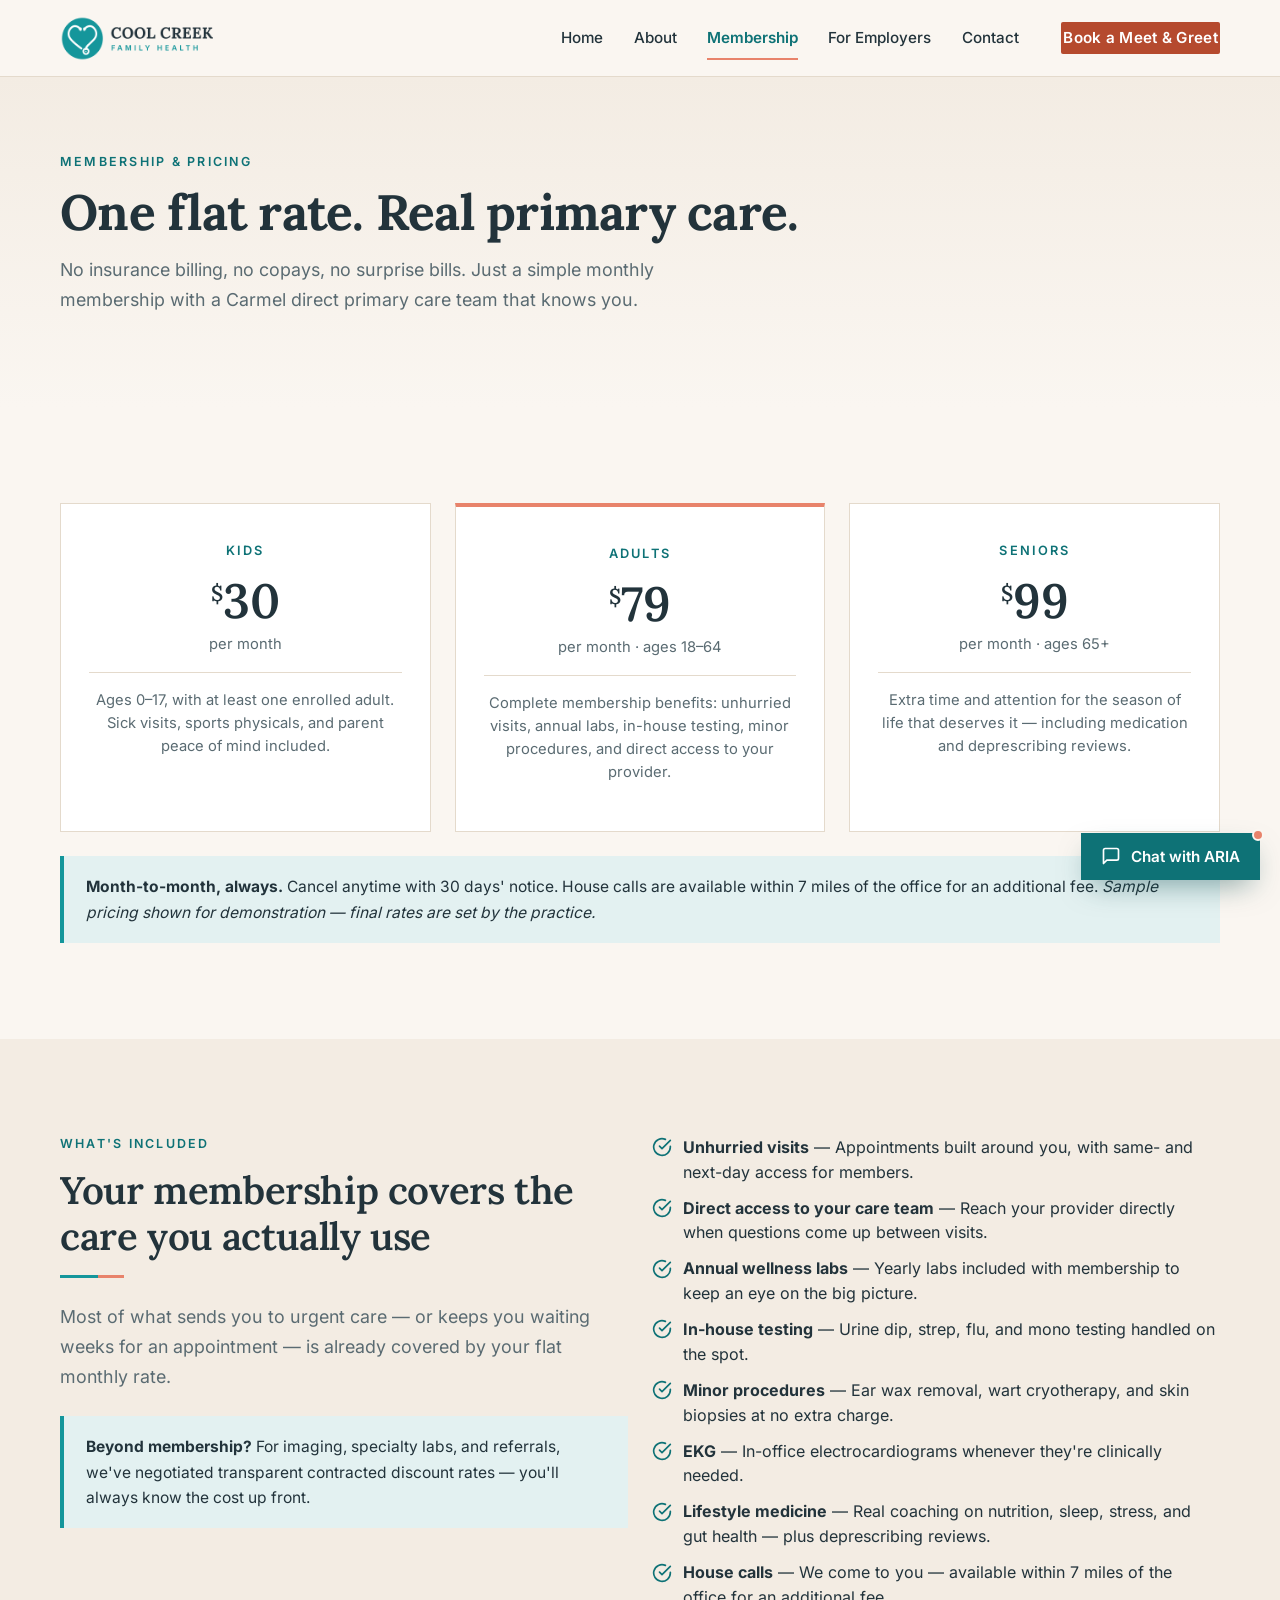
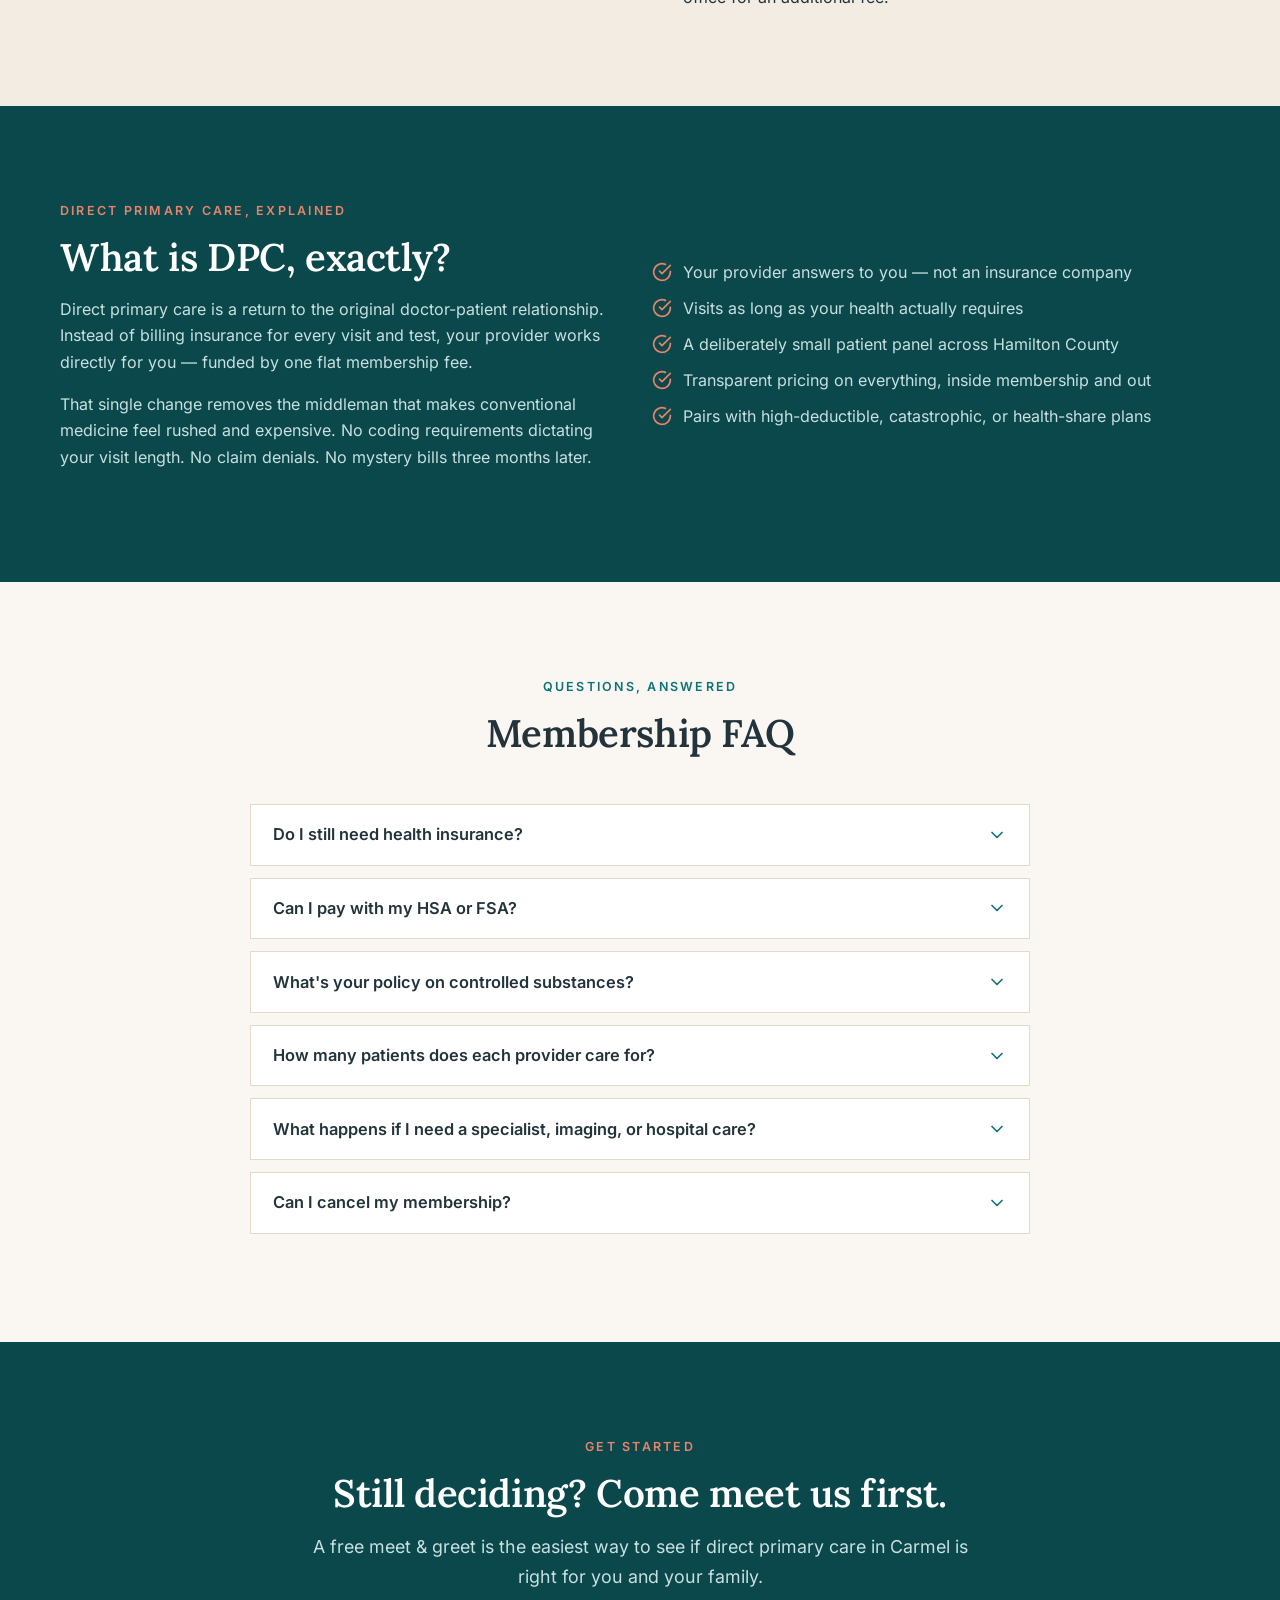
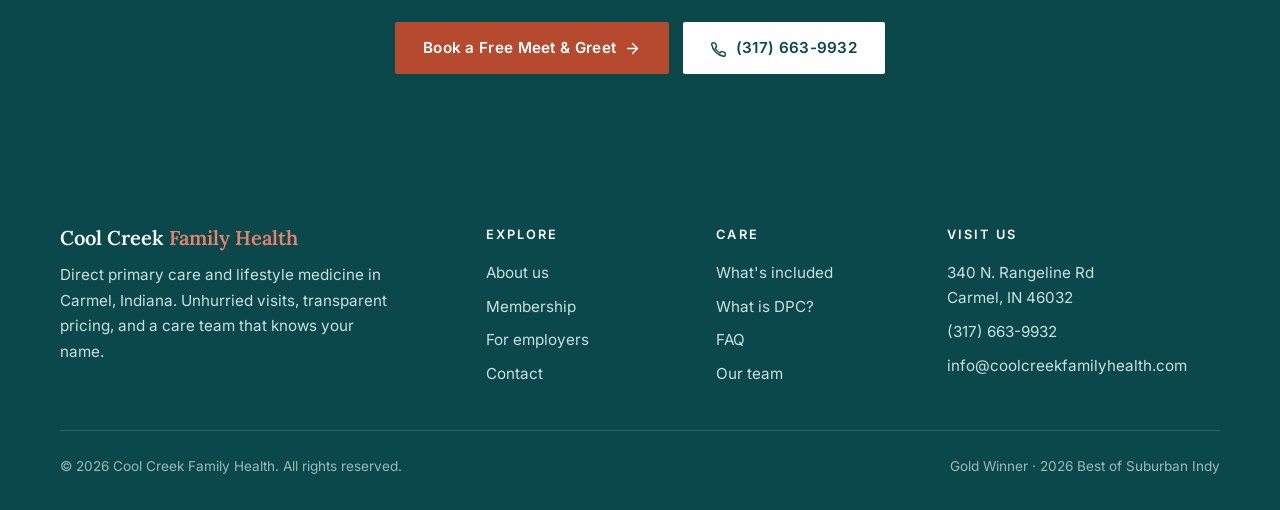
<file: membership.html>
<!DOCTYPE html>
<html lang="en">
<head>
  <meta charset="UTF-8">
  <meta name="viewport" content="width=device-width, initial-scale=1">
  <title>DPC Membership & Pricing | Cool Creek Family Health | Carmel IN</title>
  <meta name="description" content="Simple direct primary care membership in Carmel: kids $30, adults $79, seniors $99 per month. Annual labs, in-house testing, minor procedures & EKG included. Month-to-month, cancel anytime. DPC for Hamilton County families.">
  <link rel="canonical" href="https://coolcreekfamilyhealth.com/membership.html">
  <meta name="theme-color" content="#0A484C">

  <meta property="og:type" content="website">
  <meta property="og:site_name" content="Cool Creek Family Health">
  <meta property="og:title" content="DPC Membership & Pricing | Cool Creek Family Health | Carmel IN">
  <meta property="og:description" content="Simple direct primary care membership in Carmel: kids $30, adults $79, seniors $99 per month. Annual labs, in-house testing, minor procedures & EKG included. Month-to-month, cancel anytime. DPC for Hamilton County families.">
  <meta property="og:url" content="https://coolcreekfamilyhealth.com/membership.html">
  <meta property="og:image" content="https://coolcreekfamilyhealth.com/assets/og-image.jpg">
  <meta property="og:image:width" content="1200">
  <meta property="og:image:height" content="630">
  <meta name="twitter:card" content="summary_large_image">
  <meta name="twitter:title" content="DPC Membership & Pricing | Cool Creek Family Health | Carmel IN">
  <meta name="twitter:description" content="Simple direct primary care membership in Carmel: kids $30, adults $79, seniors $99 per month. Annual labs, in-house testing, minor procedures & EKG included. Month-to-month, cancel anytime. DPC for Hamilton County families.">
  <meta name="twitter:image" content="https://coolcreekfamilyhealth.com/assets/og-image.jpg">

  <link rel="icon" type="image/png" href="assets/favicon.png">
  <link rel="apple-touch-icon" href="assets/apple-touch-icon.png">

  <link rel="preload" as="font" type="font/woff2" href="fonts/lora-latin-700-normal.woff2" crossorigin>
  <link rel="preload" as="font" type="font/woff2" href="fonts/inter-latin-400-normal.woff2" crossorigin>

  <style>:root{--teal:#14969B;--teal-dark:#0E7276;--teal-deep:#0A484C;--teal-tint:#E3F1F1;--coral:#E8836B;--coral-text:#B54A2E;--ink:#22333B;--muted:#5A6B72;--paper:#FAF6F1;--paper-2:#F3ECE3;--card:#fff;--line:#E4DACC;--mist:#C8E0DF;--serif:'Lora',Georgia,serif;--sans:'Inter',system-ui,-apple-system,sans-serif;--ease:cubic-bezier(.22,.61,.2,1)}
@font-face{font-family:'Inter';src:url('fonts/inter-latin-400-normal.woff2') format('woff2');font-weight:400;font-style:normal;font-display:swap}
@font-face{font-family:'Inter';src:url('fonts/inter-latin-600-normal.woff2') format('woff2');font-weight:600;font-style:normal;font-display:swap}
@font-face{font-family:'Lora';src:url('fonts/lora-latin-700-normal.woff2') format('woff2');font-weight:700;font-style:normal;font-display:swap}
*,*::before,*::after{box-sizing:border-box}
html{scroll-behavior:smooth}
body{margin:0;font:400 1rem/1.65 var(--sans);color:var(--ink);background:var(--paper);-webkit-font-smoothing:antialiased}
img{max-width:100%;height:auto}
p{margin:0 0 1rem}
a{color:var(--teal-dark)}
.container{width:min(1160px,92%);margin-inline:auto}
.sr-only{position:absolute;width:1px;height:1px;padding:0;margin:-1px;overflow:hidden;clip:rect(0 0 0 0);white-space:nowrap;border:0}
.skip-link{position:absolute;left:-999px;top:0;z-index:200;background:var(--teal-deep);color:#fff;padding:.75rem 1.25rem;text-decoration:none}
.skip-link:focus{left:0}
:focus-visible{outline:3px solid var(--coral-text);outline-offset:2px}
.site-header{position:sticky;top:0;z-index:80;background:rgba(250,246,241,.94);-webkit-backdrop-filter:blur(8px);backdrop-filter:blur(8px);border-bottom:1px solid var(--line);transition:box-shadow .3s var(--ease)}
.site-header.is-scrolled{box-shadow:0 6px 24px -12px rgba(10,72,76,.25)}
.header-inner{display:flex;align-items:center;justify-content:space-between;gap:1rem;height:76px}
.brand{display:inline-flex;align-items:center}
.brand img{width:186px;height:47px}
.nav-toggle{display:inline-flex;flex-direction:column;gap:5px;background:none;border:0;padding:.65rem;cursor:pointer}
.nav-toggle span{display:block;width:24px;height:2px;background:var(--ink)}
.site-nav{position:fixed;top:76px;left:0;right:0;background:var(--paper);border-bottom:1px solid var(--line);padding:.75rem 4% 1.5rem;display:none;box-shadow:0 24px 40px -24px rgba(10,72,76,.3)}
.site-nav.is-open{display:block}
.site-nav ul{list-style:none;margin:0;padding:0;display:flex;flex-direction:column;gap:.15rem}
.site-nav a{display:block;padding:.8rem .35rem;text-decoration:none;color:var(--ink);font-weight:600;font-size:1.02rem}
.site-nav a[aria-current=page]{color:var(--teal-dark);box-shadow:inset 3px 0 0 var(--coral)}
.site-nav a[aria-current=page]{padding-left:.85rem}
.site-nav a.btn{color:#fff;font-weight:600}
.site-nav a.btn:hover{color:#fff}
.nav-book{margin-top:.9rem}
@media(min-width:900px){
.nav-toggle{display:none}
.site-nav{position:static;display:block;background:none;border:0;padding:0;box-shadow:none}
.site-nav ul{flex-direction:row;align-items:center;gap:1.9rem}
.site-nav a{padding:.4rem 0;font-weight:500;font-size:.95rem;position:relative}
.site-nav a[aria-current=page]{box-shadow:none;padding-left:0;color:var(--teal-dark);font-weight:600}
.site-nav a::after{content:"";position:absolute;left:0;right:100%;bottom:-3px;height:2px;background:var(--coral);transition:right .3s var(--ease)}
.site-nav a:hover::after,.site-nav a[aria-current=page]::after{right:0}
.nav-book{margin:0 0 0 .75rem}
.site-nav .nav-book a::after{display:none}
}
.btn{display:inline-flex;align-items:center;justify-content:center;gap:.5rem;padding:.95rem 1.6rem;font:600 .95rem/1 var(--sans);letter-spacing:.02em;text-decoration:none;border:2px solid transparent;border-radius:2px;cursor:pointer;transition:transform .3s var(--ease),background .3s var(--ease),color .3s var(--ease),box-shadow .3s var(--ease)}
.btn svg{width:17px;height:17px}
.btn--primary{background:var(--coral-text);color:#fff}
.btn--primary:hover{background:var(--teal-dark);transform:translateY(-2px);box-shadow:0 12px 24px -10px rgba(10,72,76,.4)}
.btn--ghost{border-color:var(--teal-dark);color:var(--teal-dark);background:transparent}
.btn--ghost:hover{background:var(--teal-dark);color:#fff;transform:translateY(-2px)}
.btn--light{background:#fff;color:var(--teal-deep)}
.btn--light:hover{background:var(--coral);color:var(--teal-deep);transform:translateY(-2px)}
.btn--sm{padding:.7rem 1.1rem;font-size:.85rem}
h1{font:700 clamp(2.3rem,5.2vw,3.7rem)/1.12 var(--serif);letter-spacing:-.015em;color:var(--ink);margin:0 0 1.25rem}
.eyebrow{display:block;font:600 .78rem/1.4 var(--sans);letter-spacing:.18em;text-transform:uppercase;color:var(--teal-dark);margin-bottom:.9rem}
.lede{font-size:1.11rem;line-height:1.7;color:var(--muted);max-width:62ch}
.hero{padding:clamp(2.5rem,6vw,4.5rem) 0 clamp(3rem,7vw,5.5rem);overflow:hidden}
.hero-grid{display:grid;gap:3rem;align-items:center}
@media(min-width:900px){.hero-grid{grid-template-columns:minmax(0,6fr) minmax(0,5fr)}}
.hero-ctas{display:flex;flex-wrap:wrap;gap:.9rem;margin-top:1.9rem}
.hero-photo{position:relative;max-width:500px;justify-self:center;margin-left:1rem}
.hero-photo img{display:block;width:100%;height:auto;box-shadow:0 30px 60px -30px rgba(10,72,76,.45)}
.hero-photo::before{content:"";position:absolute;inset:-14px -14px 14px 14px;border:2px solid var(--teal);z-index:-1}
.badge-award{position:absolute;left:-.9rem;bottom:1.5rem;display:flex;gap:.65rem;align-items:center;background:#fff;border-left:4px solid #E2A33C;box-shadow:0 16px 40px -18px rgba(10,72,76,.4);padding:.8rem 1rem;max-width:262px}
.badge-award svg{width:30px;height:30px;color:#E2A33C;flex:none}
.badge-award strong{display:block;font:600 .82rem/1.3 var(--sans);color:var(--ink)}
.badge-award span{font:400 .73rem/1.35 var(--sans);color:var(--muted)}
.page-hero{padding:clamp(3rem,7vw,4.75rem) 0;background:linear-gradient(180deg,var(--paper-2),var(--paper))}
.page-hero h1{font-size:clamp(2.1rem,4.5vw,3.1rem);margin-bottom:.9rem}
[data-hero]{animation:rise .7s var(--ease) both}
[data-hero="2"]{animation-delay:.12s}
[data-hero="3"]{animation-delay:.24s}
[data-hero="4"]{animation-delay:.36s}
@keyframes rise{from{opacity:0;transform:translateY(18px)}}
@media(prefers-reduced-motion:reduce){[data-hero]{animation:none}html{scroll-behavior:auto}}</style>

  <link rel="stylesheet" href="css/styles.css" media="print" onload="this.media='all'">
  <noscript><link rel="stylesheet" href="css/styles.css"></noscript>
  <noscript><style>.reveal{opacity:1;transform:none}</style></noscript>

  <script type="application/ld+json">{"@context":"https://schema.org","@type":["MedicalBusiness","MedicalClinic"],"@id":"https://coolcreekfamilyhealth.com/#practice","name":"Cool Creek Family Health","description":"Membership-based direct primary care (DPC) and lifestyle medicine practice in Carmel, Indiana. Unhurried visits, transparent pricing, no insurance billing.","url":"https://coolcreekfamilyhealth.com/","telephone":"+1-317-663-9932","email":"info@coolcreekfamilyhealth.com","image":"https://coolcreekfamilyhealth.com/assets/og-image.jpg","logo":"https://coolcreekfamilyhealth.com/assets/logo.png","address":{"@type":"PostalAddress","streetAddress":"340 N. Rangeline Rd","addressLocality":"Carmel","addressRegion":"IN","postalCode":"46032","addressCountry":"US"},"areaServed":["Carmel IN","Westfield IN","Zionsville IN","Hamilton County IN","North Indianapolis IN"],"priceRange":"$30-$99 per month","medicalSpecialty":"PrimaryCare","currenciesAccepted":"USD","founder":{"@type":"Person","name":"Farah Myers","jobTitle":"Founder, Family Nurse Practitioner","honorificSuffix":"FNP, DipACLM"},"award":"Gold Winner, 2026 Best of Suburban Indy \u2014 Primary Care, Non-Physicians (Carmel Current)"}</script>
  <script type="application/ld+json">{"@context":"https://schema.org","@type":"FAQPage","mainEntity":[{"@type":"Question","name":"Do I still need health insurance?","acceptedAnswer":{"@type":"Answer","text":"We recommend it \u2014 just a different kind. Membership covers your day-to-day primary care, and most members pair it with a high-deductible, catastrophic, or health-share plan for emergencies, hospitalizations, and specialists. We don't bill insurance for anything, which is exactly why we can keep visits long and pricing simple."}},{"@type":"Question","name":"Can I pay with my HSA or FSA?","acceptedAnswer":{"@type":"Answer","text":"Many of our members use HSA or FSA funds toward their membership, and the rules in this area continue to evolve in DPC's favor. Because everyone's tax situation is different, we recommend confirming with your tax advisor or plan administrator \u2014 and we're happy to provide any documentation you need."}},{"@type":"Question","name":"What's your policy on controlled substances?","acceptedAnswer":{"@type":"Answer","text":"We prescribe thoughtfully and conservatively. Controlled substances are prescribed only when clinically appropriate and within Indiana regulations, and we are not a pain-management practice. Our lifestyle-medicine approach often focuses on the opposite: safely deprescribing medications you may no longer need."}},{"@type":"Question","name":"How many patients does each provider care for?","acceptedAnswer":{"@type":"Answer","text":"Far fewer than a typical primary care office \u2014 that's the whole point. We intentionally cap our panel at a fraction of the conventional practice size so we can offer unhurried visits, same- and next-day access, and providers who genuinely know you."}},{"@type":"Question","name":"What happens if I need a specialist, imaging, or hospital care?","acceptedAnswer":{"@type":"Answer","text":"We coordinate it. For services outside your membership \u2014 imaging, specialty labs, referrals \u2014 we've negotiated transparent contracted discount rates, so you'll know the price before you go. Your insurance still applies for hospital and specialist care as usual."}},{"@type":"Question","name":"Can I cancel my membership?","acceptedAnswer":{"@type":"Answer","text":"Anytime, with 30 days' notice. Membership is month-to-month with no long-term contracts \u2014 we'd rather earn your loyalty than lock it in."}}]}</script>
</head><body>
  <a class="skip-link" href="#main">Skip to main content</a>

  <header class="site-header">
    <div class="container header-inner">
      <a class="brand" href="index.html" aria-label="Cool Creek Family Health — home">
        <img src="assets/logo.png" alt="Cool Creek Family Health logo" width="186" height="47">
      </a>
      <button class="nav-toggle" aria-expanded="false" aria-controls="site-nav" aria-label="Toggle navigation menu">
        <span></span><span></span><span></span>
      </button>
      <nav class="site-nav" id="site-nav" aria-label="Main navigation">
        <ul>
          <li><a href="index.html">Home</a></li>
          <li><a href="about.html">About</a></li>
          <li><a href="membership.html" aria-current="page">Membership</a></li>
          <li><a href="employers.html">For Employers</a></li>
          <li><a href="contact.html">Contact</a></li>
          <li class="nav-book"><a class="btn btn--primary btn--sm" href="contact.html">Book a Meet &amp; Greet</a></li>
        </ul>
      </nav>
    </div>
  </header>

  <main id="main">
    <section class="page-hero" aria-labelledby="page-title">
      <div class="container">
        <span class="eyebrow" data-hero="1">Membership &amp; pricing</span>
        <h1 id="page-title" data-hero="2">One flat rate. Real primary care.</h1>
        <p class="lede" data-hero="3">No insurance billing, no copays, no surprise bills. Just a simple monthly membership with a Carmel direct primary care team that knows you.</p>
      </div>
    </section>

    <section class="section" aria-labelledby="pricing-title">
      <div class="container">
        <h2 id="pricing-title" class="sr-only">Membership pricing</h2>
        <div class="grid grid-3">
          <div class="price-card reveal" data-delay="1">
            <span class="plan">Kids</span>
            <p class="amount"><sup>$</sup>30</p>
            <span class="per">per month</span>
            <p class="note">Ages 0&ndash;17, with at least one enrolled adult. Sick visits, sports physicals, and parent peace of mind included.</p>
          </div>
          <div class="price-card is-featured reveal" data-delay="2">
            <span class="plan">Adults</span>
            <p class="amount"><sup>$</sup>79</p>
            <span class="per">per month &middot; ages 18&ndash;64</span>
            <p class="note">Complete membership benefits: unhurried visits, annual labs, in-house testing, minor procedures, and direct access to your provider.</p>
          </div>
          <div class="price-card reveal" data-delay="3">
            <span class="plan">Seniors</span>
            <p class="amount"><sup>$</sup>99</p>
            <span class="per">per month &middot; ages 65+</span>
            <p class="note">Extra time and attention for the season of life that deserves it &mdash; including medication and deprescribing reviews.</p>
          </div>
        </div>
        <div class="price-banner reveal">
          <strong>Month-to-month, always.</strong> Cancel anytime with 30 days' notice. House calls are available within 7 miles of the office for an additional fee. <em>Sample pricing shown for demonstration &mdash; final rates are set by the practice.</em>
        </div>
      </div>
    </section>

    <section class="section section--alt" id="included" aria-labelledby="included-title">
      <div class="container">
        <div class="grid grid-2" style="align-items:start">
          <div class="reveal">
            <span class="eyebrow">What's included</span>
            <h2 id="included-title">Your membership covers the care you actually use</h2>
            <hr class="rule">
            <p class="lede">Most of what sends you to urgent care &mdash; or keeps you waiting weeks for an appointment &mdash; is already covered by your flat monthly rate.</p>
            <div class="price-banner" style="margin-top:1.5rem">
              <strong>Beyond membership?</strong> For imaging, specialty labs, and referrals, we've negotiated transparent contracted discount rates &mdash; you'll always know the cost up front.
            </div>
          </div>
          <ul class="check-list reveal" data-delay="1">
              <li><svg viewBox="0 0 24 24" fill="none" stroke="currentColor" stroke-width="2" stroke-linecap="round" stroke-linejoin="round" aria-hidden="true"><path d="M22 11.08V12a10 10 0 1 1-5.93-9.14"/><path d="m9 11 3 3L22 4"/></svg><span><strong>Unhurried visits</strong> &mdash; Appointments built around you, with same- and next-day access for members.</span></li>
              <li><svg viewBox="0 0 24 24" fill="none" stroke="currentColor" stroke-width="2" stroke-linecap="round" stroke-linejoin="round" aria-hidden="true"><path d="M22 11.08V12a10 10 0 1 1-5.93-9.14"/><path d="m9 11 3 3L22 4"/></svg><span><strong>Direct access to your care team</strong> &mdash; Reach your provider directly when questions come up between visits.</span></li>
              <li><svg viewBox="0 0 24 24" fill="none" stroke="currentColor" stroke-width="2" stroke-linecap="round" stroke-linejoin="round" aria-hidden="true"><path d="M22 11.08V12a10 10 0 1 1-5.93-9.14"/><path d="m9 11 3 3L22 4"/></svg><span><strong>Annual wellness labs</strong> &mdash; Yearly labs included with membership to keep an eye on the big picture.</span></li>
              <li><svg viewBox="0 0 24 24" fill="none" stroke="currentColor" stroke-width="2" stroke-linecap="round" stroke-linejoin="round" aria-hidden="true"><path d="M22 11.08V12a10 10 0 1 1-5.93-9.14"/><path d="m9 11 3 3L22 4"/></svg><span><strong>In-house testing</strong> &mdash; Urine dip, strep, flu, and mono testing handled on the spot.</span></li>
              <li><svg viewBox="0 0 24 24" fill="none" stroke="currentColor" stroke-width="2" stroke-linecap="round" stroke-linejoin="round" aria-hidden="true"><path d="M22 11.08V12a10 10 0 1 1-5.93-9.14"/><path d="m9 11 3 3L22 4"/></svg><span><strong>Minor procedures</strong> &mdash; Ear wax removal, wart cryotherapy, and skin biopsies at no extra charge.</span></li>
              <li><svg viewBox="0 0 24 24" fill="none" stroke="currentColor" stroke-width="2" stroke-linecap="round" stroke-linejoin="round" aria-hidden="true"><path d="M22 11.08V12a10 10 0 1 1-5.93-9.14"/><path d="m9 11 3 3L22 4"/></svg><span><strong>EKG</strong> &mdash; In-office electrocardiograms whenever they're clinically needed.</span></li>
              <li><svg viewBox="0 0 24 24" fill="none" stroke="currentColor" stroke-width="2" stroke-linecap="round" stroke-linejoin="round" aria-hidden="true"><path d="M22 11.08V12a10 10 0 1 1-5.93-9.14"/><path d="m9 11 3 3L22 4"/></svg><span><strong>Lifestyle medicine</strong> &mdash; Real coaching on nutrition, sleep, stress, and gut health &mdash; plus deprescribing reviews.</span></li>
              <li><svg viewBox="0 0 24 24" fill="none" stroke="currentColor" stroke-width="2" stroke-linecap="round" stroke-linejoin="round" aria-hidden="true"><path d="M22 11.08V12a10 10 0 1 1-5.93-9.14"/><path d="m9 11 3 3L22 4"/></svg><span><strong>House calls</strong> &mdash; We come to you &mdash; available within 7 miles of the office for an additional fee.</span></li>
          </ul>
        </div>
      </div>
    </section>

    <section class="section section--deep" id="dpc" aria-labelledby="dpc-title">
      <div class="container">
        <div class="grid grid-2" style="align-items:center">
          <div class="reveal">
            <span class="eyebrow">Direct primary care, explained</span>
            <h2 id="dpc-title">What is DPC, exactly?</h2>
            <p>Direct primary care is a return to the original doctor-patient relationship. Instead of billing insurance for every visit and test, your provider works directly for you &mdash; funded by one flat membership fee.</p>
            <p>That single change removes the middleman that makes conventional medicine feel rushed and expensive. No coding requirements dictating your visit length. No claim denials. No mystery bills three months later.</p>
          </div>
          <ul class="check-list reveal" data-delay="1">
            <li><svg viewBox="0 0 24 24" fill="none" stroke="currentColor" stroke-width="2" stroke-linecap="round" stroke-linejoin="round" aria-hidden="true"><path d="M22 11.08V12a10 10 0 1 1-5.93-9.14"/><path d="m9 11 3 3L22 4"/></svg><span>Your provider answers to you &mdash; not an insurance company</span></li>
            <li><svg viewBox="0 0 24 24" fill="none" stroke="currentColor" stroke-width="2" stroke-linecap="round" stroke-linejoin="round" aria-hidden="true"><path d="M22 11.08V12a10 10 0 1 1-5.93-9.14"/><path d="m9 11 3 3L22 4"/></svg><span>Visits as long as your health actually requires</span></li>
            <li><svg viewBox="0 0 24 24" fill="none" stroke="currentColor" stroke-width="2" stroke-linecap="round" stroke-linejoin="round" aria-hidden="true"><path d="M22 11.08V12a10 10 0 1 1-5.93-9.14"/><path d="m9 11 3 3L22 4"/></svg><span>A deliberately small patient panel across Hamilton County</span></li>
            <li><svg viewBox="0 0 24 24" fill="none" stroke="currentColor" stroke-width="2" stroke-linecap="round" stroke-linejoin="round" aria-hidden="true"><path d="M22 11.08V12a10 10 0 1 1-5.93-9.14"/><path d="m9 11 3 3L22 4"/></svg><span>Transparent pricing on everything, inside membership and out</span></li>
            <li><svg viewBox="0 0 24 24" fill="none" stroke="currentColor" stroke-width="2" stroke-linecap="round" stroke-linejoin="round" aria-hidden="true"><path d="M22 11.08V12a10 10 0 1 1-5.93-9.14"/><path d="m9 11 3 3L22 4"/></svg><span>Pairs with high-deductible, catastrophic, or health-share plans</span></li>
          </ul>
        </div>
      </div>
    </section>

    <section class="section" id="faq" aria-labelledby="faq-title">
      <div class="container">
        <div class="center reveal">
          <span class="eyebrow">Questions, answered</span>
          <h2 id="faq-title">Membership FAQ</h2>
        </div>
        <div class="faq mt-3">
          <div class="faq-item reveal">
            <h3 style="margin:0"><button class="faq-q" aria-expanded="false">Do I still need health insurance? <svg class="chev" viewBox="0 0 24 24" fill="none" stroke="currentColor" stroke-width="2" stroke-linecap="round" stroke-linejoin="round" aria-hidden="true"><path d="m6 9 6 6 6-6"/></svg></button></h3>
            <div class="faq-a"><div><p>We recommend it &mdash; just a different kind. Membership covers your day-to-day primary care, and most members pair it with a high-deductible, catastrophic, or health-share plan for emergencies, hospitalizations, and specialists. We don't bill insurance for anything, which is exactly why we can keep visits long and pricing simple.</p></div></div>
          </div>
          <div class="faq-item reveal">
            <h3 style="margin:0"><button class="faq-q" aria-expanded="false">Can I pay with my HSA or FSA? <svg class="chev" viewBox="0 0 24 24" fill="none" stroke="currentColor" stroke-width="2" stroke-linecap="round" stroke-linejoin="round" aria-hidden="true"><path d="m6 9 6 6 6-6"/></svg></button></h3>
            <div class="faq-a"><div><p>Many of our members use HSA or FSA funds toward their membership, and the rules in this area continue to evolve in DPC's favor. Because everyone's tax situation is different, we recommend confirming with your tax advisor or plan administrator &mdash; and we're happy to provide any documentation you need.</p></div></div>
          </div>
          <div class="faq-item reveal">
            <h3 style="margin:0"><button class="faq-q" aria-expanded="false">What's your policy on controlled substances? <svg class="chev" viewBox="0 0 24 24" fill="none" stroke="currentColor" stroke-width="2" stroke-linecap="round" stroke-linejoin="round" aria-hidden="true"><path d="m6 9 6 6 6-6"/></svg></button></h3>
            <div class="faq-a"><div><p>We prescribe thoughtfully and conservatively. Controlled substances are prescribed only when clinically appropriate and within Indiana regulations, and we are not a pain-management practice. Our lifestyle-medicine approach often focuses on the opposite: safely deprescribing medications you may no longer need.</p></div></div>
          </div>
          <div class="faq-item reveal">
            <h3 style="margin:0"><button class="faq-q" aria-expanded="false">How many patients does each provider care for? <svg class="chev" viewBox="0 0 24 24" fill="none" stroke="currentColor" stroke-width="2" stroke-linecap="round" stroke-linejoin="round" aria-hidden="true"><path d="m6 9 6 6 6-6"/></svg></button></h3>
            <div class="faq-a"><div><p>Far fewer than a typical primary care office &mdash; that's the whole point. We intentionally cap our panel at a fraction of the conventional practice size so we can offer unhurried visits, same- and next-day access, and providers who genuinely know you.</p></div></div>
          </div>
          <div class="faq-item reveal">
            <h3 style="margin:0"><button class="faq-q" aria-expanded="false">What happens if I need a specialist, imaging, or hospital care? <svg class="chev" viewBox="0 0 24 24" fill="none" stroke="currentColor" stroke-width="2" stroke-linecap="round" stroke-linejoin="round" aria-hidden="true"><path d="m6 9 6 6 6-6"/></svg></button></h3>
            <div class="faq-a"><div><p>We coordinate it. For services outside your membership &mdash; imaging, specialty labs, referrals &mdash; we've negotiated transparent contracted discount rates, so you'll know the price before you go. Your insurance still applies for hospital and specialist care as usual.</p></div></div>
          </div>
          <div class="faq-item reveal">
            <h3 style="margin:0"><button class="faq-q" aria-expanded="false">Can I cancel my membership? <svg class="chev" viewBox="0 0 24 24" fill="none" stroke="currentColor" stroke-width="2" stroke-linecap="round" stroke-linejoin="round" aria-hidden="true"><path d="m6 9 6 6 6-6"/></svg></button></h3>
            <div class="faq-a"><div><p>Anytime, with 30 days' notice. Membership is month-to-month with no long-term contracts &mdash; we'd rather earn your loyalty than lock it in.</p></div></div>
          </div>
        </div>
      </div>
    </section>

    <section class="section section--deep">
      <div class="container center reveal">
        <span class="eyebrow">Get started</span>
        <h2>Still deciding? Come meet us first.</h2>
        <p class="lede" style="color:var(--mist);margin-inline:auto">A free meet &amp; greet is the easiest way to see if direct primary care in Carmel is right for you and your family.</p>
        <div class="hero-ctas" style="justify-content:center">
          <a class="btn btn--primary" href="contact.html">Book a Free Meet &amp; Greet <svg viewBox="0 0 24 24" fill="none" stroke="currentColor" stroke-width="2" stroke-linecap="round" stroke-linejoin="round" aria-hidden="true"><path d="M5 12h14"/><path d="m12 5 7 7-7 7"/></svg></a>
          <a class="btn btn--light" href="tel:+13176639932"><svg viewBox="0 0 24 24" fill="none" stroke="currentColor" stroke-width="2" stroke-linecap="round" stroke-linejoin="round" aria-hidden="true"><path d="M13.83 16.83a2 2 0 0 1 2.24-.45l2.85 1.14a2 2 0 0 1 1.26 1.86V21a2 2 0 0 1-2.18 2A19.86 19.86 0 0 1 1 6.18 2 2 0 0 1 3 4h1.62a2 2 0 0 1 1.86 1.26l1.14 2.85a2 2 0 0 1-.45 2.24l-1.27 1.27a16 16 0 0 0 6.66 6.66Z"/></svg> (317) 663-9932</a>
        </div>
      </div>
    </section>
  </main>

  <footer class="footer">
    <div class="container">
      <div class="footer-grid">
        <div>
          <span class="footer-logo">Cool Creek <span>Family Health</span></span>
          <p class="brand-note">Direct primary care and lifestyle medicine in Carmel, Indiana. Unhurried visits, transparent pricing, and a care team that knows your name.</p>
        </div>
        <div>
          <h4>Explore</h4>
          <ul>
            <li><a href="about.html">About us</a></li>
            <li><a href="membership.html">Membership</a></li>
            <li><a href="employers.html">For employers</a></li>
            <li><a href="contact.html">Contact</a></li>
          </ul>
        </div>
        <div>
          <h4>Care</h4>
          <ul>
            <li><a href="membership.html#included">What's included</a></li>
            <li><a href="membership.html#dpc">What is DPC?</a></li>
            <li><a href="membership.html#faq">FAQ</a></li>
            <li><a href="about.html#team">Our team</a></li>
          </ul>
        </div>
        <div>
          <h4>Visit us</h4>
          <ul>
            <li>340 N. Rangeline Rd<br>Carmel, IN 46032</li>
            <li><a href="tel:+13176639932">(317) 663-9932</a></li>
            <li><a href="mailto:info@coolcreekfamilyhealth.com">info@coolcreekfamilyhealth.com</a></li>
          </ul>
        </div>
      </div>
      <div class="footer-bottom">
        <span>&copy; <span data-year>2026</span> Cool Creek Family Health. All rights reserved.</span>
        <span>Gold Winner &middot; 2026 Best of Suburban Indy</span>
      </div>
    </div>
  </footer>

  <script src="js/main.js" defer></script>
</body>
</html>
</file>
<file: css/styles.css>
/* ============================================================
   Cool Creek Family Health — deferred stylesheet
   Critical above-the-fold rules are inlined in each page head.
   Palette: teal #14969B / teal-dark #0E7276 / teal-deep #0A484C
            coral #E8836B (decorative) / coral-text #B54A2E
            ink #22333B on warm paper #FAF6F1
   ============================================================ */

/* ---------- extra font weights (loaded on use) ---------- */
@font-face {
  font-family: 'Inter';
  src: url('../fonts/inter-latin-500-normal.woff2') format('woff2');
  font-weight: 500;
  font-style: normal;
  font-display: swap;
}
@font-face {
  font-family: 'Inter';
  src: url('../fonts/inter-latin-700-normal.woff2') format('woff2');
  font-weight: 700;
  font-style: normal;
  font-display: swap;
}
@font-face {
  font-family: 'Lora';
  src: url('../fonts/lora-latin-500-normal.woff2') format('woff2');
  font-weight: 500;
  font-style: normal;
  font-display: swap;
}
@font-face {
  font-family: 'Lora';
  src: url('../fonts/lora-latin-500-italic.woff2') format('woff2');
  font-weight: 500;
  font-style: italic;
  font-display: swap;
}
@font-face {
  font-family: 'Lora';
  src: url('../fonts/lora-latin-600-normal.woff2') format('woff2');
  font-weight: 600;
  font-style: normal;
  font-display: swap;
}

/* ---------- generic ---------- */
::selection { background: var(--teal); color: #fff; }

hr.rule {
  border: 0;
  height: 3px;
  width: 64px;
  margin: 0 0 1.5rem;
  background: linear-gradient(90deg, var(--teal) 0 60%, var(--coral) 60% 100%);
}

.section { padding: clamp(3.5rem, 8vw, 6rem) 0; }
.section--alt { background: var(--paper-2); }
.section--deep { background: var(--teal-deep); color: var(--mist); }
.section--deep h2 { color: #fff; }

.eyebrow {
  display: block;
  font: 600 0.78rem/1.4 var(--sans);
  letter-spacing: 0.18em;
  text-transform: uppercase;
  color: var(--teal-dark);
  margin-bottom: 0.9rem;
}
.section--deep .eyebrow { color: var(--coral); }

h2 {
  font: 600 clamp(1.7rem, 3.4vw, 2.4rem)/1.2 var(--serif);
  color: var(--ink);
  margin: 0 0 1rem;
  letter-spacing: -0.01em;
}
h3 { font: 600 1.25rem/1.3 var(--serif); color: var(--ink); margin: 0 0 0.6rem; }

.lede { font-size: 1.11rem; line-height: 1.7; color: var(--muted); max-width: 62ch; }
.center { text-align: center; }
.center .lede, .center hr.rule { margin-left: auto; margin-right: auto; }

.grid { display: grid; gap: 1.5rem; }
@media (min-width: 700px) {
  .grid-2 { grid-template-columns: 1fr 1fr; }
  .grid-3 { grid-template-columns: repeat(3, 1fr); }
  .grid-4 { grid-template-columns: repeat(2, 1fr); }
}
@media (min-width: 1000px) {
  .grid-4 { grid-template-columns: repeat(4, 1fr); }
}

/* ---------- scroll reveal ---------- */
.reveal {
  opacity: 0;
  transform: translateY(22px);
  transition: opacity 0.65s var(--ease), transform 0.65s var(--ease);
}
.reveal.is-visible { opacity: 1; transform: none; }
.reveal[data-delay="1"] { transition-delay: 0.1s; }
.reveal[data-delay="2"] { transition-delay: 0.2s; }
.reveal[data-delay="3"] { transition-delay: 0.3s; }
@media (prefers-reduced-motion: reduce) {
  .reveal { opacity: 1; transform: none; transition: none; }
  html { scroll-behavior: auto; }
  * { animation-duration: 0.01ms !important; transition-duration: 0.01ms !important; }
}

/* ---------- cards ---------- */
.card {
  background: var(--card);
  border: 1px solid var(--line);
  border-top: 3px solid var(--teal);
  padding: 1.75rem 1.6rem;
  transition: transform 0.35s var(--ease), box-shadow 0.35s var(--ease), border-color 0.35s var(--ease);
}
.card:hover {
  transform: translateY(-5px);
  box-shadow: 0 18px 40px -18px rgba(10, 72, 76, 0.28);
  border-top-color: var(--coral);
}
.card p { color: var(--muted); font-size: 0.97rem; line-height: 1.65; margin: 0; }
.card .icon { margin-bottom: 1rem; }

.icon {
  display: inline-flex;
  align-items: center;
  justify-content: center;
  width: 46px;
  height: 46px;
  background: var(--teal-tint);
  color: var(--teal-dark);
}
.icon svg { width: 24px; height: 24px; }

/* ---------- steps (how DPC works) ---------- */
.step { position: relative; padding: 1.75rem 1.6rem 1.6rem; background: var(--card); border: 1px solid var(--line); }
.step .num {
  font: 600 2.6rem/1 var(--serif);
  color: var(--teal);
  opacity: 0.35;
  display: block;
  margin-bottom: 0.75rem;
}

/* ---------- lists ---------- */
.check-list { list-style: none; padding: 0; margin: 0; display: grid; gap: 0.7rem; }
.check-list li { display: flex; gap: 0.7rem; align-items: flex-start; line-height: 1.55; }
.check-list svg { flex: 0 0 auto; width: 20px; height: 20px; margin-top: 0.15rem; color: var(--teal-dark); }
.section--deep .check-list svg { color: var(--coral); }

/* ---------- provider intro / bio ---------- */
.provider {
  display: grid;
  gap: 2.5rem;
  align-items: center;
}
@media (min-width: 860px) {
  .provider { grid-template-columns: minmax(0, 5fr) minmax(0, 7fr); }
}
.provider-photo { position: relative; }
.provider-photo img { display: block; width: 100%; height: auto; }
.provider-photo::after {
  content: "";
  position: absolute;
  inset: 1.1rem -1.1rem -1.1rem 1.1rem;
  border: 2px solid var(--coral);
  z-index: -1;
}
.credentials { list-style: none; padding: 0; margin: 1.25rem 0 0; display: grid; gap: 0.45rem; font-size: 0.95rem; color: var(--muted); }
.credentials strong { color: var(--ink); font-weight: 600; }

/* ---------- team ---------- */
.team-card { background: var(--card); border: 1px solid var(--line); padding: 1.75rem 1.6rem; transition: transform 0.35s var(--ease), box-shadow 0.35s var(--ease); }
.team-card:hover { transform: translateY(-5px); box-shadow: 0 18px 40px -18px rgba(10, 72, 76, 0.28); }
.monogram {
  width: 72px;
  height: 72px;
  display: flex;
  align-items: center;
  justify-content: center;
  font: 600 1.5rem/1 var(--serif);
  color: #fff;
  background: var(--teal);
  margin-bottom: 1.1rem;
}
.monogram--coral { background: var(--coral-text); }
.monogram--deep { background: var(--teal-deep); }
.team-card .role { font: 600 0.78rem/1.4 var(--sans); letter-spacing: 0.14em; text-transform: uppercase; color: var(--coral-text); display: block; margin-bottom: 0.75rem; }
.team-card p { color: var(--muted); font-size: 0.96rem; line-height: 1.65; margin: 0; }
.team-card .lang { display: inline-block; margin-top: 0.9rem; font: 600 0.78rem/1 var(--sans); letter-spacing: 0.06em; color: var(--teal-dark); background: var(--teal-tint); padding: 0.45rem 0.7rem; }

/* ---------- pricing ---------- */
.price-card {
  background: var(--card);
  border: 1px solid var(--line);
  padding: 2rem 1.75rem;
  text-align: center;
  transition: transform 0.35s var(--ease), box-shadow 0.35s var(--ease);
}
.price-card:hover { transform: translateY(-5px); box-shadow: 0 18px 40px -18px rgba(10, 72, 76, 0.28); }
.price-card.is-featured { border-top: 4px solid var(--coral); position: relative; }
.price-card .plan { font: 600 0.8rem/1.4 var(--sans); letter-spacing: 0.16em; text-transform: uppercase; color: var(--teal-dark); }
.price-card .amount { font: 600 3rem/1.1 var(--serif); color: var(--ink); margin: 0.75rem 0 0.15rem; }
.price-card .amount sup { font-size: 1.35rem; top: -1.1em; }
.price-card .per { color: var(--muted); font-size: 0.92rem; }
.price-card .note { margin-top: 1rem; padding-top: 1rem; border-top: 1px solid var(--line); color: var(--muted); font-size: 0.92rem; line-height: 1.55; }
.price-banner {
  margin-top: 1.5rem;
  background: var(--teal-tint);
  border-left: 4px solid var(--teal);
  padding: 1.1rem 1.4rem;
  font-size: 0.97rem;
  color: var(--ink);
}

/* ---------- FAQ accordion ---------- */
.faq { max-width: 780px; margin: 0 auto; }
.faq-item { border: 1px solid var(--line); background: var(--card); margin-bottom: 0.75rem; }
.faq-q {
  width: 100%;
  display: flex;
  justify-content: space-between;
  align-items: center;
  gap: 1rem;
  padding: 1.15rem 1.35rem;
  background: none;
  border: 0;
  cursor: pointer;
  text-align: left;
  font: 600 1.02rem/1.4 var(--sans);
  color: var(--ink);
  transition: color 0.25s var(--ease);
}
.faq-q:hover { color: var(--teal-dark); }
.faq-q .chev { flex: 0 0 auto; width: 20px; height: 20px; color: var(--teal-dark); transition: transform 0.35s var(--ease); }
.faq-q[aria-expanded="true"] .chev { transform: rotate(180deg); }
.faq-a { display: grid; grid-template-rows: 0fr; transition: grid-template-rows 0.4s var(--ease); }
.faq-a > div { overflow: hidden; }
.faq-a p { margin: 0; padding: 0 1.35rem 1.25rem; color: var(--muted); line-height: 1.7; }
.faq-item.is-open .faq-a { grid-template-rows: 1fr; }

/* ---------- reviews ---------- */
.stars { display: inline-flex; gap: 2px; color: #E2A33C; margin-bottom: 1rem; }
.stars svg { width: 18px; height: 18px; fill: currentColor; stroke: none; }
.carousel { position: relative; max-width: 720px; margin: 0 auto; }
.carousel-track { overflow: hidden; }
.review-slide { display: none; text-align: center; padding: 0 0.5rem; }
.review-slide.is-active { display: block; animation: slide-in 0.5s var(--ease); }
@keyframes slide-in { from { opacity: 0; transform: translateX(26px); } to { opacity: 1; transform: none; } }
.review-slide blockquote {
  font: 500 clamp(1.15rem, 2.4vw, 1.45rem)/1.55 var(--serif);
  font-style: italic;
  color: var(--ink);
  margin: 0 0 1.25rem;
}
.section--deep .review-slide blockquote { color: #fff; }
.review-slide cite { font: 600 0.85rem/1.4 var(--sans); font-style: normal; letter-spacing: 0.1em; text-transform: uppercase; color: var(--teal-dark); }
.section--deep .review-slide cite { color: var(--coral); }
.carousel-nav { display: flex; justify-content: center; align-items: center; gap: 1rem; margin-top: 1.75rem; }
.carousel-btn {
  width: 42px;
  height: 42px;
  display: inline-flex;
  align-items: center;
  justify-content: center;
  border: 1px solid var(--line);
  background: var(--card);
  color: var(--teal-dark);
  cursor: pointer;
  transition: background 0.25s var(--ease), color 0.25s var(--ease), border-color 0.25s var(--ease);
}
.carousel-btn:hover { background: var(--teal-dark); border-color: var(--teal-dark); color: #fff; }
.carousel-btn svg { width: 18px; height: 18px; }
.section--deep .carousel-btn { background: transparent; border-color: rgba(255, 255, 255, 0.3); color: var(--mist); }
.section--deep .carousel-btn:hover { background: var(--coral); border-color: var(--coral); color: var(--teal-deep); }
.carousel-dots { display: flex; gap: 0.5rem; }
.carousel-dot { width: 9px; height: 9px; border-radius: 50%; border: 0; padding: 0; background: var(--line); cursor: pointer; transition: background 0.25s var(--ease), transform 0.25s var(--ease); }
.section--deep .carousel-dot { background: rgba(255, 255, 255, 0.28); }
.carousel-dot.is-active { background: var(--coral); transform: scale(1.25); }

.google-cta {
  display: flex;
  flex-wrap: wrap;
  align-items: center;
  justify-content: center;
  gap: 1rem;
  margin-top: 2.5rem;
  padding-top: 2rem;
  border-top: 1px solid rgba(255, 255, 255, 0.14);
}
.google-cta p { margin: 0; font-size: 0.95rem; }

/* ---------- employer band ---------- */
.band {
  background: linear-gradient(120deg, var(--teal-deep) 0%, #0d5d62 100%);
  color: var(--mist);
  padding: clamp(2.5rem, 6vw, 4rem);
  position: relative;
  overflow: hidden;
}
.band::before {
  content: "";
  position: absolute;
  top: 0;
  left: 0;
  width: 40%;
  height: 4px;
  background: var(--coral);
}
.band h2 { color: #fff; }
.band p { max-width: 56ch; }
.band .eyebrow { color: var(--coral); }
.band .check-list svg { color: var(--coral); }

/* ---------- stat tiles ---------- */
.stat { border-left: 3px solid var(--coral); padding: 0.35rem 0 0.35rem 1.15rem; }
.stat .big { font: 600 2rem/1.15 var(--serif); color: var(--ink); display: block; }
.section--deep .stat .big, .band .stat .big { color: #fff; }
.stat .small { color: var(--muted); font-size: 0.92rem; }
.section--deep .stat .small, .band .stat .small { color: var(--mist); }

/* ---------- contact ---------- */
.contact-item { display: flex; gap: 1rem; align-items: flex-start; }
.contact-item .icon { flex: 0 0 auto; }
.contact-item a { color: var(--teal-dark); text-decoration: none; border-bottom: 1px solid transparent; transition: border-color 0.25s var(--ease); }
.contact-item a:hover { border-color: var(--teal-dark); }
.map-placeholder {
  position: relative;
  min-height: 340px;
  height: 100%;
  background:
    linear-gradient(rgba(20, 150, 155, 0.08) 1px, transparent 1px),
    linear-gradient(90deg, rgba(20, 150, 155, 0.08) 1px, transparent 1px),
    var(--paper-2);
  background-size: 34px 34px, 34px 34px, auto;
  border: 1px solid var(--line);
  display: flex;
  align-items: center;
  justify-content: center;
}
.map-pin { text-align: center; padding: 1.5rem; }
.map-pin svg { width: 44px; height: 44px; color: var(--coral-text); margin-bottom: 0.6rem; }
.map-pin strong { display: block; font: 600 1.05rem/1.4 var(--serif); color: var(--ink); }
.map-pin span { color: var(--muted); font-size: 0.95rem; }

/* ---------- form ---------- */
.form-grid { display: grid; gap: 1.1rem; }
@media (min-width: 640px) { .form-row { display: grid; grid-template-columns: 1fr 1fr; gap: 1.1rem; } }
label { font: 600 0.85rem/1.4 var(--sans); color: var(--ink); display: block; margin-bottom: 0.35rem; }
input, select, textarea {
  width: 100%;
  padding: 0.8rem 0.9rem;
  border: 1px solid var(--line);
  background: var(--card);
  font: 400 1rem/1.4 var(--sans);
  color: var(--ink);
  transition: border-color 0.25s var(--ease), box-shadow 0.25s var(--ease);
}
input:focus, select:focus, textarea:focus {
  outline: none;
  border-color: var(--teal-dark);
  box-shadow: 0 0 0 3px rgba(14, 114, 118, 0.18);
}

/* ---------- footer ---------- */
.footer { background: var(--teal-deep); color: var(--mist); padding: 3.5rem 0 2rem; margin-top: 0; }
.footer a { color: var(--mist); text-decoration: none; transition: color 0.25s var(--ease); }
.footer a:hover { color: var(--coral); }
.footer-grid { display: grid; gap: 2.25rem; }
@media (min-width: 800px) { .footer-grid { grid-template-columns: 2fr 1fr 1fr 1.4fr; } }
.footer h4 { font: 600 0.8rem/1.4 var(--sans); letter-spacing: 0.16em; text-transform: uppercase; color: #fff; margin: 0 0 1rem; }
.footer ul { list-style: none; margin: 0; padding: 0; display: grid; gap: 0.55rem; font-size: 0.95rem; }
.footer .brand-note { font-size: 0.95rem; line-height: 1.7; max-width: 34ch; }
.footer-logo { font: 600 1.25rem/1.2 var(--serif); color: #fff; display: inline-block; margin-bottom: 0.75rem; }
.footer-logo span { color: var(--coral); }
.footer-bottom {
  margin-top: 2.75rem;
  padding-top: 1.5rem;
  border-top: 1px solid rgba(255, 255, 255, 0.14);
  display: flex;
  flex-wrap: wrap;
  gap: 0.75rem;
  justify-content: space-between;
  font-size: 0.85rem;
  color: rgba(200, 224, 223, 0.75);
}

/* ---------- ARIA chat widget ---------- */
.aria-launcher {
  position: fixed;
  right: 1.25rem;
  bottom: 1.25rem;
  z-index: 90;
  display: inline-flex;
  align-items: center;
  gap: 0.6rem;
  padding: 0.85rem 1.25rem;
  border: 0;
  background: var(--teal-dark);
  color: #fff;
  font: 600 0.95rem/1 var(--sans);
  cursor: pointer;
  box-shadow: 0 12px 30px -10px rgba(10, 72, 76, 0.55);
  transition: transform 0.3s var(--ease), background 0.3s var(--ease);
}
.aria-launcher:hover { transform: translateY(-3px); background: var(--teal-deep); }
.aria-launcher svg { width: 20px; height: 20px; }
.aria-launcher .dot {
  position: absolute;
  top: -4px;
  right: -4px;
  width: 12px;
  height: 12px;
  border-radius: 50%;
  background: var(--coral);
  border: 2px solid var(--paper);
}

.aria-panel {
  position: fixed;
  right: 1.25rem;
  bottom: 5.5rem;
  z-index: 95;
  width: min(380px, calc(100vw - 2rem));
  max-height: min(560px, calc(100dvh - 7rem));
  display: flex;
  flex-direction: column;
  background: var(--card);
  border: 1px solid var(--line);
  box-shadow: 0 30px 70px -25px rgba(10, 72, 76, 0.5);
  opacity: 0;
  transform: translateY(14px) scale(0.98);
  pointer-events: none;
  transition: opacity 0.3s var(--ease), transform 0.3s var(--ease);
}
.aria-panel.is-open { opacity: 1; transform: none; pointer-events: auto; }
.aria-head { display: flex; align-items: center; gap: 0.8rem; padding: 1rem 1.1rem; background: var(--teal-deep); color: #fff; }
.aria-head img { width: 40px; height: 40px; border-radius: 50%; }
.aria-head .who strong { display: block; font: 600 1rem/1.2 var(--sans); }
.aria-head .who span { font-size: 0.78rem; color: var(--mist); }
.aria-close { margin-left: auto; background: none; border: 0; color: var(--mist); cursor: pointer; padding: 0.35rem; display: inline-flex; transition: color 0.25s var(--ease); }
.aria-close:hover { color: #fff; }
.aria-close svg { width: 18px; height: 18px; }
.aria-log { flex: 1; overflow-y: auto; padding: 1.1rem; display: flex; flex-direction: column; gap: 0.7rem; scroll-behavior: smooth; }
.aria-msg { max-width: 85%; padding: 0.7rem 0.9rem; font-size: 0.93rem; line-height: 1.55; white-space: pre-line; }
.aria-msg.bot { background: var(--teal-tint); color: var(--ink); align-self: flex-start; border-left: 3px solid var(--teal); }
.aria-msg.user { background: var(--teal-dark); color: #fff; align-self: flex-end; }
.aria-msg.typing { display: inline-flex; gap: 4px; align-items: center; }
.aria-msg.typing i { width: 6px; height: 6px; border-radius: 50%; background: var(--teal-dark); animation: bounce 1s infinite var(--ease); }
.aria-msg.typing i:nth-child(2) { animation-delay: 0.15s; }
.aria-msg.typing i:nth-child(3) { animation-delay: 0.3s; }
@keyframes bounce { 0%, 60%, 100% { transform: none; } 30% { transform: translateY(-5px); } }
.aria-chips { display: flex; flex-wrap: wrap; gap: 0.45rem; padding: 0 1.1rem 0.9rem; }
.aria-chip {
  border: 1px solid var(--teal-dark);
  background: none;
  color: var(--teal-dark);
  font: 500 0.8rem/1 var(--sans);
  padding: 0.5rem 0.75rem;
  cursor: pointer;
  transition: background 0.25s var(--ease), color 0.25s var(--ease);
}
.aria-chip:hover { background: var(--teal-dark); color: #fff; }
.aria-form { display: flex; gap: 0.5rem; padding: 0.9rem 1.1rem; border-top: 1px solid var(--line); }
.aria-form input { flex: 1; padding: 0.65rem 0.8rem; font-size: 0.93rem; }
.aria-send {
  flex: 0 0 auto;
  width: 44px;
  border: 0;
  background: var(--coral-text);
  color: #fff;
  cursor: pointer;
  display: inline-flex;
  align-items: center;
  justify-content: center;
  transition: background 0.25s var(--ease);
}
.aria-send:hover { background: var(--teal-dark); }
.aria-send svg { width: 18px; height: 18px; }
.aria-note { font-size: 0.72rem; color: var(--muted); text-align: center; padding: 0 1.1rem 0.8rem; margin: 0; }

/* ---------- utility ---------- */
.mt-2 { margin-top: 2rem; }
.mt-3 { margin-top: 3rem; }
</file>
